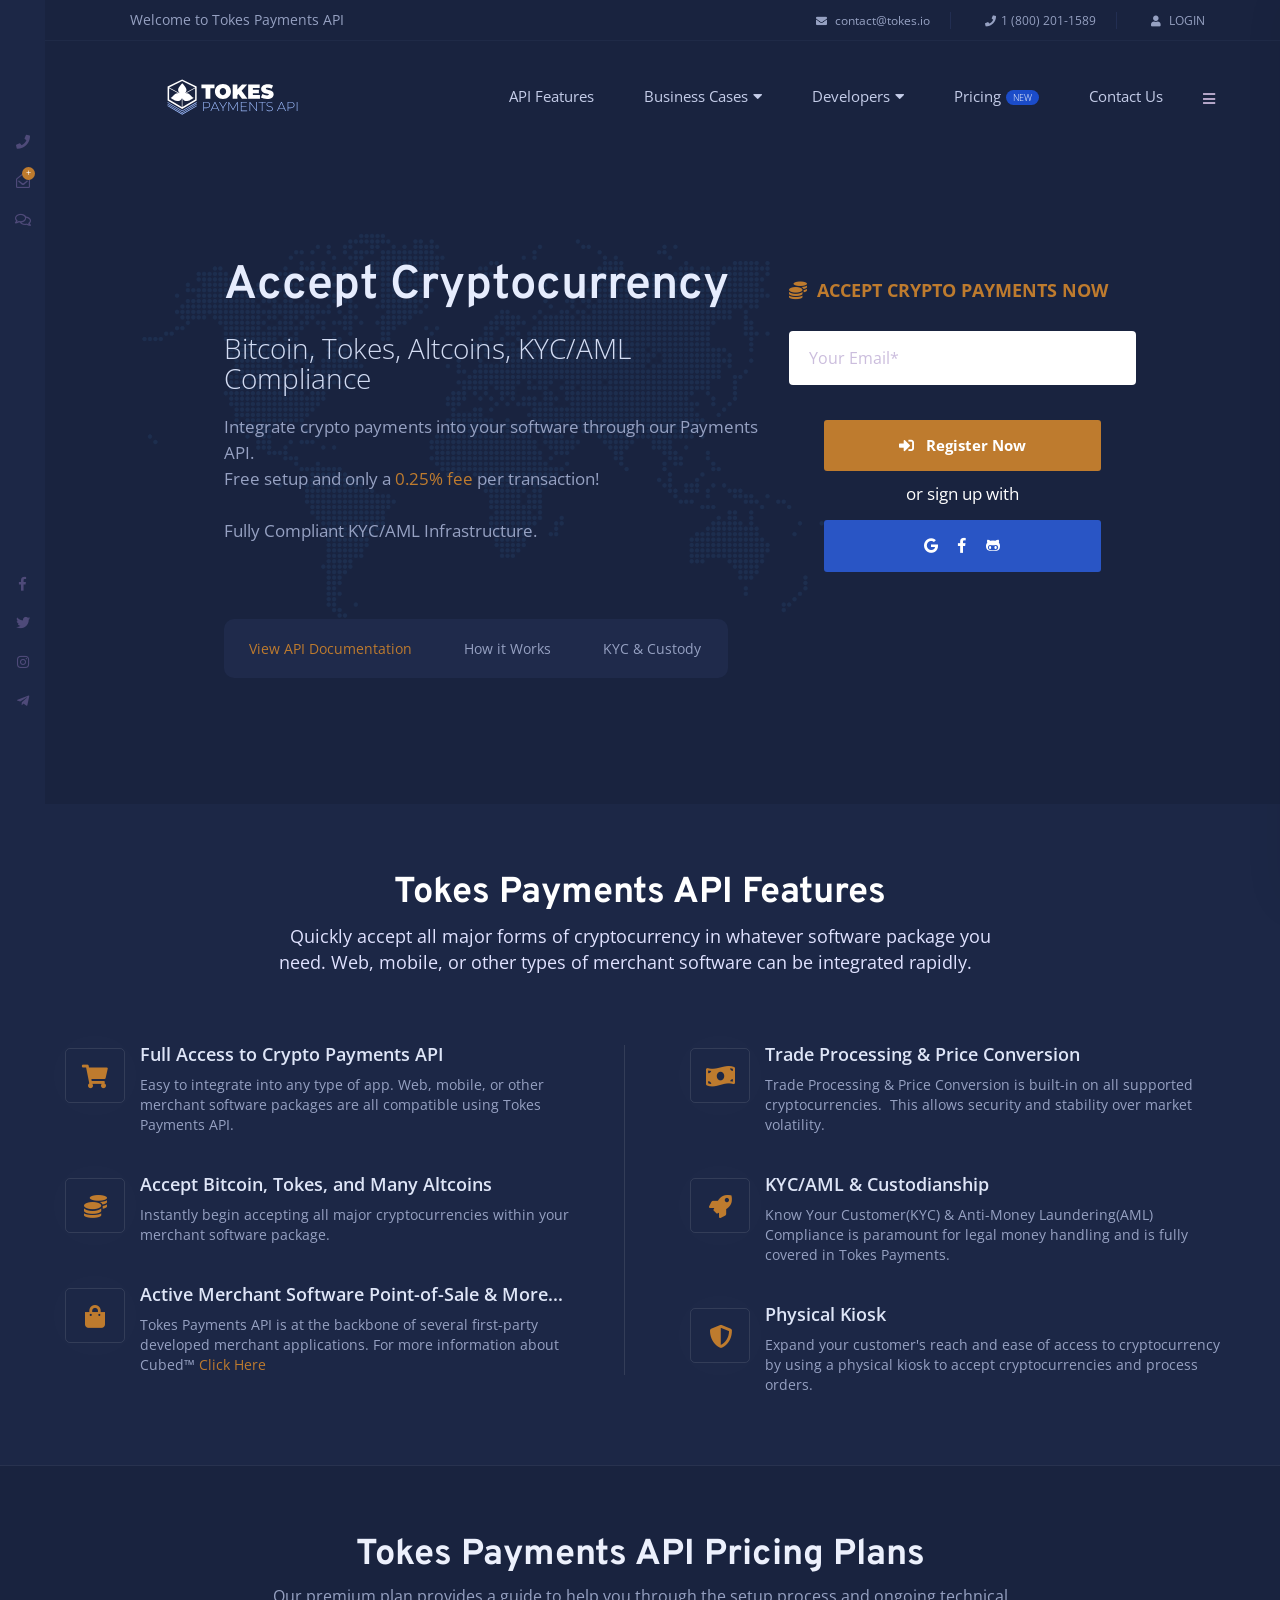
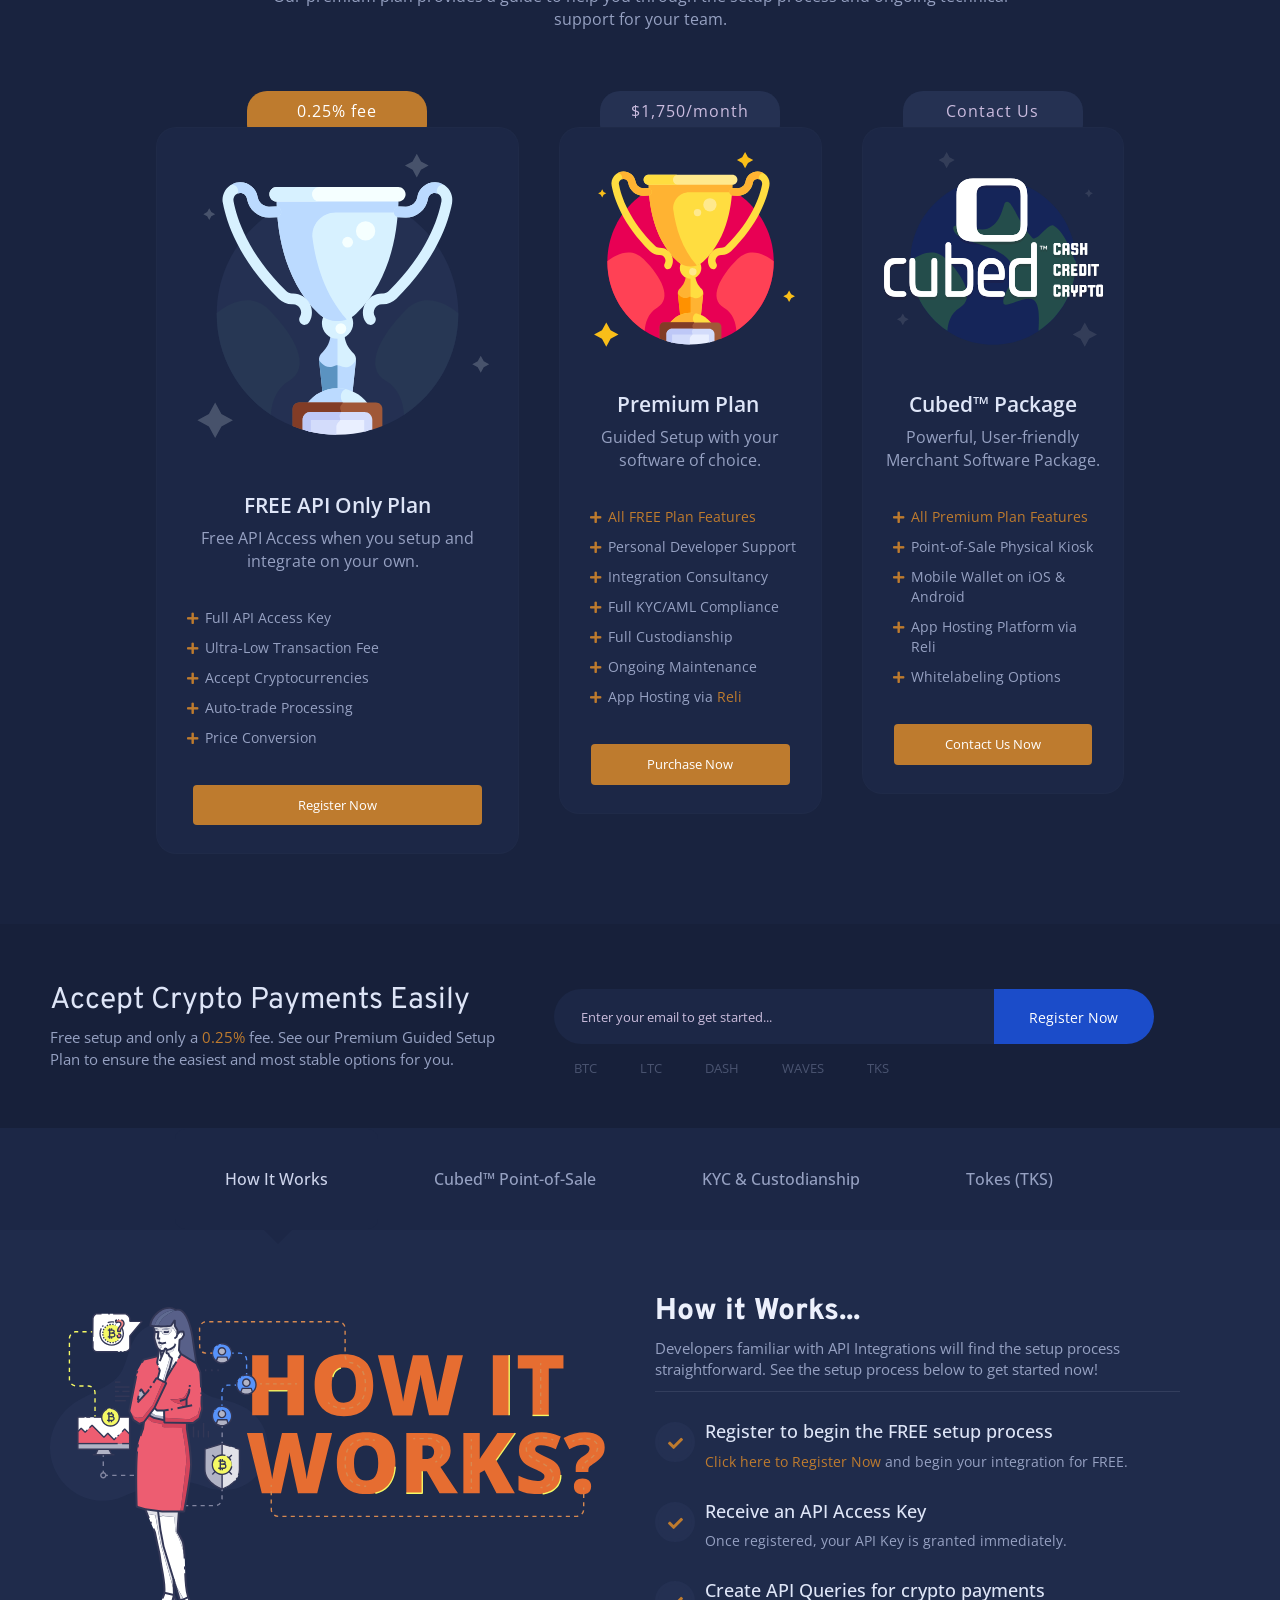
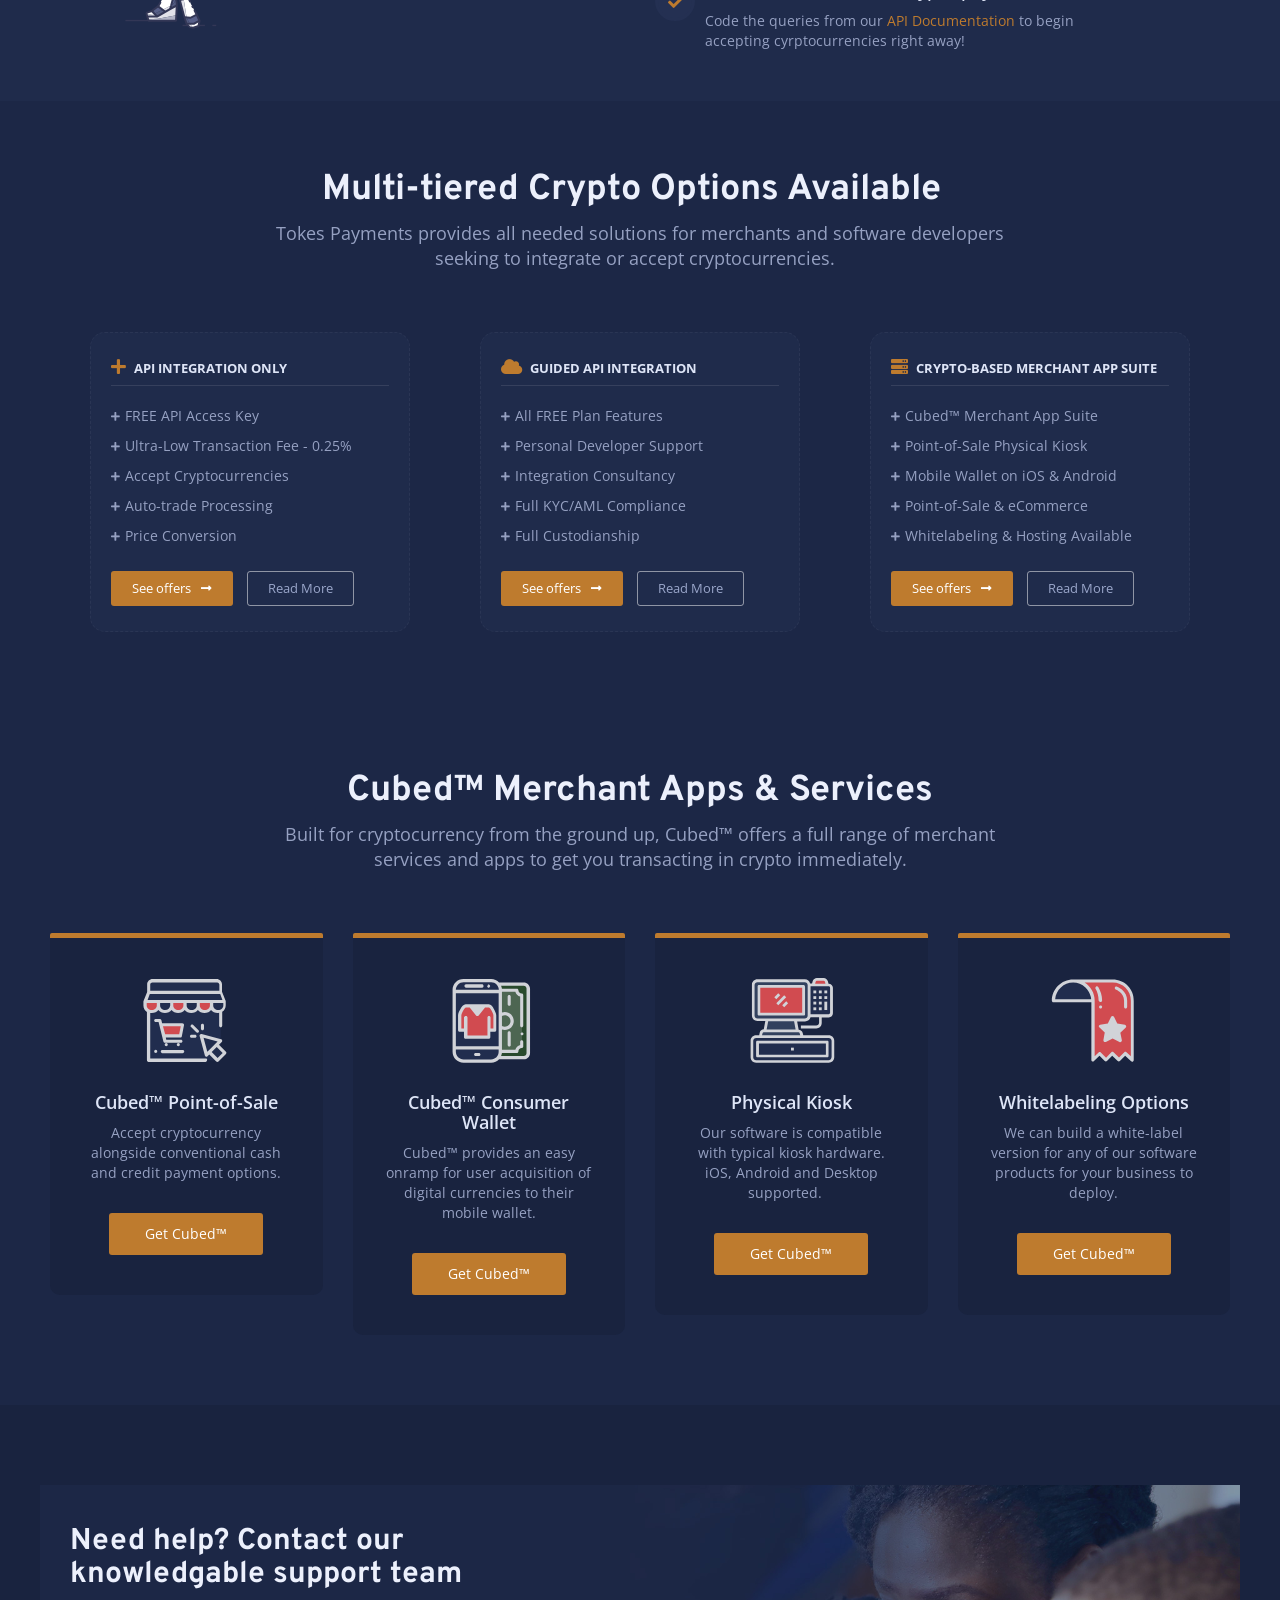
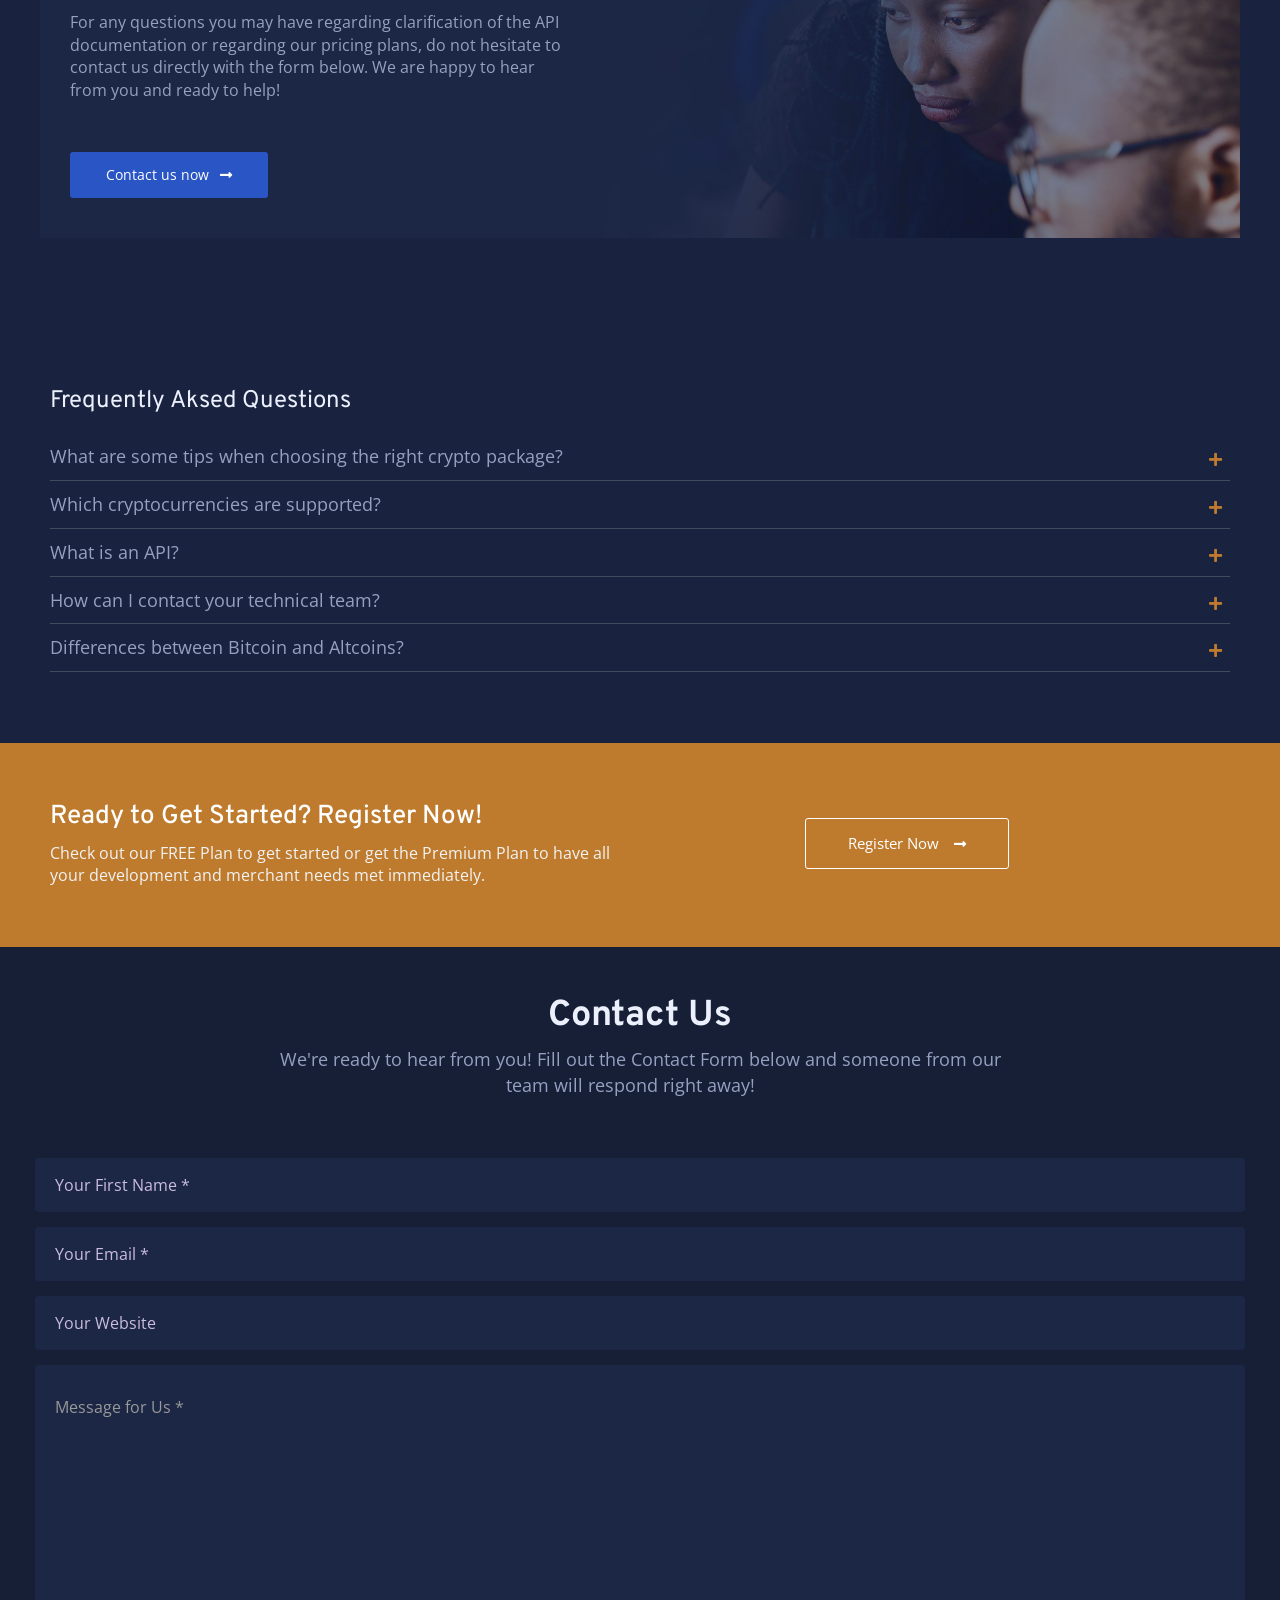
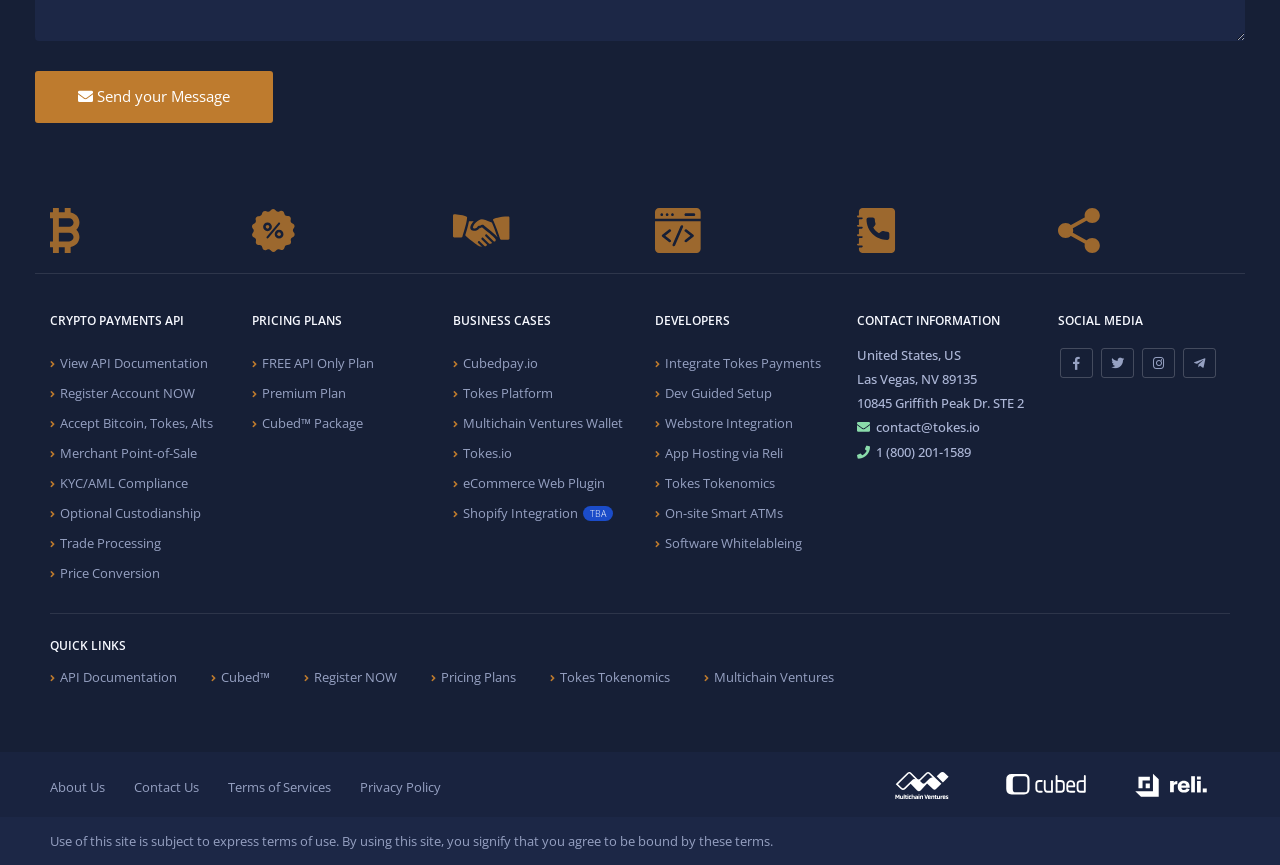
<file: index.html>
<!DOCTYPE html>
<html class="no-js" lang="en">

<head>
    <!-- Meta tags -->
    <meta charset="utf-8">
    <meta http-equiv="X-UA-Compatible" content="IE=edge">
    <meta name="description" content="Accept Cryptocurrency. Bitcoin, Tokes, Altcoins, KYC/AML Compliance. Integrate crypto payments into your software through our Payments API. Free setup and only a 0.25% fee per transaction!">
    <meta name="viewport" content="width=device-width, initial-scale=1">
    <meta name="author" content="Tokes Payments API">
    <meta name="keywords" content="crypto pos, cryptocurrency point of sale, crypto ecommerce, cryptocurrency ecommerce, supply chain visibility, blockchain supply chain, blockchain gs1, blockchain epcis, crypto merchant processing, white-label crypto">
    <link rel="icon" type="image/png" sizes="32x32" href="favicon.png">
    
<!-- Open Graph Meta Data -->
<meta property="og:description" content="Accept Cryptocurrency. Bitcoin, Tokes, Altcoins, KYC/AML Compliance. Integrate crypto payments into your software through our Payments API. Free setup and only a 0.25% fee per transaction!">
<meta property="og:image" content="https://tokes.io/preview_image.png">
<meta property="og:site_name" content="Tokes Payments API">
<meta property="og:title" content="Tokes Payments API">
<meta property="og:type" content="website">
<meta property="og:url" content="https://tokes.io">

<!-- Twitter Card Meta Data -->
<meta name="twitter:card" content="summary">
<meta name="twitter:site" content="@Multichain_Vent">
<meta name="twitter:creator" content="@Multichain_Vent">
<meta name="twitter:title" content="Tokes Payments API">
<meta name="twitter:description" content="Accept Cryptocurrency. Bitcoin, Tokes, Altcoins, KYC/AML Compliance. Integrate crypto payments into your software through our Payments API. Free setup and only a 0.25% fee per transaction!">
<meta name="twitter:image" content="https://tokes.io/preview_image.png">

<!-- Apple Touch Icons -->
<link rel="apple-touch-icon" href="https://tokes.io/apple-touch-icon.png">
    
    <!-- Page title -->
    <title>Tokes Payments API - Accept Cryptocurrency Payments</title>
    <!-- CSS FILES -->
    <link rel="stylesheet" href="css/fontawesome-icons/css/all.min.css">
    <link rel="stylesheet" href="css/bootsnav.css">
    <link rel="stylesheet" href="css/bootstrap.min.css">
    <link rel="stylesheet" href="style/other/aos.css">
    <link rel="stylesheet" href="style/other/animate.css">
    <!-- Main css style -->
    <link rel="stylesheet" href="style/style.css">
    <!-- main responsive css file -->
    <link rel="stylesheet" href="style/responsive.css">
    <!-- CSS FILES end -->
	<script type="text/javascript" src="https://ajax.googleapis.com/ajax/libs/jquery/3.4.1/jquery.min.js"></script>

	<script type="text/javascript">
$(document).ready(function() {
    var $tabContent = $(".tab-content"),
        $tabs = $("ul.tabs li"),
        tabId;

    /* $tabContent.hide();
    $("ul.tabs li:first").addClass("active").show();
    $tabContent.first().show(); */

    $tabs.click(function() {
        var $this = $(this);
        $tabs.removeClass("active");
        $this.addClass("active");
        $tabContent.hide();
        var activeTab = $this.find("a").attr("href");
        $(activeTab).fadeIn();
        //return false;
    });

    // Grab the ID of the .tab-content that the hash is referring to
    tabId = $(window.location.hash).closest('.tab-content').attr('id');

    // Find the anchor element to "click", and click it
    $tabs.find('a[href=#' + tabId + ']').click();

    $('#tokesLink1,#tokesLink2,#tokesLink3,#tokesLink4,#tokesLink5,#tokesLink6').click(() => {
        $('html, body').animate({
            scrollTop: $('#tokesTab').offset().top
        });
        $('#tokesTab').click();
    });
	$('#cubedLink1,#cubedLink2,#cubedLink3,#cubedLink4,#cubedLink5').click(() => {
        $('html, body').animate({
            scrollTop: $('#cubedTab').offset().top
        });
        $('#cubedTab').click();
    });
	$('#kycLink1,#kycLink2,#kycLink3,#kycLink4,#kycLink5').click(() => {
        $('html, body').animate({
            scrollTop: $('#kycTab').offset().top
        });
        $('#kycTab').click();
    });
	$('#howitLink').click(() => {
        $('html, body').animate({
            scrollTop: $('#howitTab').offset().top
        });
        $('#howitTab').click();
    });
});

$(function() {
    $('a.refresh').live("click", function() {
        location.reload();
    });
});
						</script>	
	
	</head>

<body>
    <div id="fakeLoader"></div>
    <!-- Start of topbar -->
    <div class="top-bar margin-for-home">
        <div class="custom-width">
            <div class="left-topbar aligment-for-home">
                <p>Welcome to Tokes Payments API</p>
            </div>
            <div class="right-topbar">
                <a class="topbar-link" href="#"><i class="fa fa-envelope"></i>
                    contact@tokes.io</a>
                <a class="topbar-link hidden-xs" href="#"><i class="fa fa-phone"></i>1 (800) 201-1589</a>
                <a class="topbar-link" href="#" onclick="goToRegistration(); return false;"><i class="fa fa-user"></i> LOGIN</a>
            </div>
        </div>
    </div>
    <!-- End of topbar -->

    <!-- Navbar content -->
    <nav class="navbar navbar-default dark navbar-sticky bootsnav">
        <!-- Start Top Search -->
        <div class="top-search">
            <div class="container">
                <div class="input-group">
                    <span class="input-group-addon"><i class="fa fa-search"></i></span>
                    <input type="text" class="form-control" placeholder="Search">
                    <span class="input-group-addon close-search"><i class="fa fa-times"></i></span>
                </div>
            </div>
        </div>
        <!-- End Top Search -->

        <div class="custom-width">
            <!-- Start Atribute Navigation -->
            <div class="attr-nav">
                <ul>
                    <li class="dropdown">
<ul class="dropdown-menu cart-list">
              <li>
                                <h6><a href="#">Dedicated Servers </a></h6>
                                <p>2x - <span class="price">$79.99</span></p>
                            </li>
                            <li>
                                <h6><a href="#">Shared Hosting</a></h6>
                                <p>1x - <span class="price">$2.95</span></p>
                            </li>
                            <li>
                                <h6><a href="#">Dedicated Server 2</a></h6>
                                <p>2x - <span class="price">$99.99</span></p>
                            </li>
                            <li class="total">
                                <span class="pull-right"><strong>Total</strong>: $0.00</span>
                                <a target="_blank" href="../whmcs/cart.php?a=view" class="btn btn-default btn-cart">Cart</a>
                            </li>
                        </ul>
                    </li>
                    <!--  <li class="search"><a href="#"><i class="fa fa-search"></i></a></li> -->
                    <li class="side-menu"><a href="#"><i class="fa fa-bars"></i></a></li>
                </ul>
            </div>
            <!-- End Atribute Navigation -->

            <!-- Start Header Navigation -->
            <div class="navbar-header">
                <button type="button" class="navbar-toggle" data-toggle="collapse" data-target="#navbar-menu">
                    <i class="fa fa-bars"></i>
                </button>
                <a class="navbar-brand aligment-for-home" href="index.html"><img src="images/logo/payments-api-logo.svg" class="logo"
                        alt=""></a>
            </div>
            <!-- End Header Navigation -->

            <!-- Collect the nav links, forms, and other content for toggling -->
            <div class="collapse navbar-collapse" id="navbar-menu">
                <ul class="nav navbar-nav navbar-right" data-in="fadeIn" data-out="fadeOut">
                    <li class="dropdown">
                        <a href="#api-features">API Features</a>
                        
                    </li>
                    <li class="dropdown megamenu-fw">
                        <a href="#" class="dropdown-toggle" data-toggle="dropdown">Business Cases</a>
                        <ul class="dropdown-menu megamenu-content" role="menu">
                            <li>
                                <div class="row">
                                    <div class="col-menu col-md-4 col-lg-4">
                                        <h6 class="title"><i class="fa fa-shopping-cart"></i> Pricing Plans</h6>
                                        <div class="content">
                                          <p>Get Full Access API Key for FREE when you Register Now. Extra assistance available.</p>
                                            <h4 class="menu-price">Starting fee of 0.25% per tx</h4>
                                            <a href="#pricing-plans" class="navbar-btn">See all offers</a>
                                        </div>
                                    </div><!-- end col-3 -->
                                    <div class="col-menu col-md-3 col-lg-4">
                                        <h6 class="title"><i class="fas fa-shopping-bag"></i> Merchant Point-of-Sale</h6>
                                        <div class="content">
                                            <ul class="menu-col">
                                                <li><a href="https://cubedpay.io" target="_blank">Cubedpay.io <span class="badge-link">Hot</span></a></li>
                                                <li><a href="https://tokesplatform.org" target="_blank">Tokes Platform </a></li>
                                                <li><a href="https://multichainventures.com/#wallet" target="_blank">Multichain Ventures Wallet</a></li>
                                                <li><a href="https://cubedpay.io/#features-1" target="_blank">eCommerce Web Component</a></li>
												<li><a href="#" target="_blank">Shopify Integration<span class="badge-link">Upcoming</span></a></li>

                                            </ul>
                                        </div>
                                    </div><!-- end col-3 -->
									<div class="col-menu col-md-3 col-lg-4">
                                        <h6 class="title"><i class="fas fa-cube"></i> Full Payments Ecosystem</h6>
                                        <div class="content">
                                            <ul class="menu-col">
                                                <li><a href="#features">Physical Kiosk</a></li>
                                                <li><a href="#features">Trade Processing</a></li>
                                                <li><a href="#features">Price Conversion</a></li>
                                                <li><a href="#features">Know Your Customer (KYC) <span class="badge-link">Offer</span></a></li>
                                                <li><a href="#features">Custodianship</a></li>
                                            </ul>
                                        </div>
                                    </div>
<!-- end col-3 -->
                                    
                                </div><!-- end row -->
                            </li>
							
                        </ul>
                    </li>
					<li class="dropdown megamenu-fw">
                        <a href="#" class="dropdown-toggle" data-toggle="dropdown">Developers</a>
                        <ul class="dropdown-menu megamenu-content" role="menu">
                            <li>
                                <div class="row">
                                    <div class="col-menu col-md-3 col-lg-4">
                                       <img src="images/other/ui.svg" class="img-responsive animated fadeInLeft"
                                alt="Wordpress Hosting">
                                    </div><!-- end col-3 -->
                                    <div class="col-menu col-md-3 col-lg-4">
                                        <h6 class="title"><i class="fas fa-book"></i> EXPLORE</h6>
                                        <div class="content">
                                            <ul class="menu-col">
                                                <li><a href="#how-it-works">Integrate Tokes Payments</a></li>
                                                <li><a href="#pricing-plans">Guided Setup<span class="badge-link">NEW</span></a></li>
                                                <li><a href="#">Webstore Integration</a></li>
                                                <li><a href="https://reli.cloud">App Hosting on Reli<span class="badge-link">Offer</span></a></li>
                                                <li><a href="#">Tokes Tokenomics</a></li>
                                            </ul>
                                        </div>
                                    </div><!-- end col-3 -->
									<div class="col-menu col-md-3 col-lg-4">
                                        <h6 class="title"><i class="fas fa-cube"></i> Tokes Ecosystem</h6>
                                        <div class="content">
                                            <ul class="menu-col">
                                                <li><a id="tokesLink1" href="#tokenomics">Mint &amp; Burn Protocol</a></li>
                                                <li><a id="tokesLink2" href="#tokenomics">Waves Blockchain</a></li>
                                                <li><a id="cubedLink1" href="#tokenomics">Merchant App Ecosystem</a></li>
                                                <li><a id="cubedLink2">Cubed™ Merchant Whitelabeling <span class="badge-link">Offer</span></a></li>
                                                <li><a id="tokesLink3" href="#tokenomics">On-site Smart ATMs</a></li>
                                            </ul>
                                        </div>
                                    </div>
<!-- end col-3 --><!-- end col-3 -->
									
									
                                </div><!-- end row -->
                            </li>
							
                        </ul>
						
					
						
                    </li>
                    <li class="dropdown">
<ul class="dropdown-menu">
              <li><a href="domain.html">Domain Page</a></li>
                            <li><a href="ssl.html">SSL Page</a></li>
                            <li><a href="shared.html">Shared Hosting</a></li>
                            <li><a href="cloud.html">Cloud Hosting</a></li>
                            <li><a href="wordpress.html">Wordpress Hosting</a></li>
                            <li><a href="dedicated.html">Dedicated Hosting</a></li>
                            <li><a href="about.html">About Us</a></li>
                            <li><a href="contact.html">Contact Us</a></li>
                            <li><a href="error-404.html">Error 404</a></li>
                        </ul>
                    </li>
                    <li class="dropdown">
<ul class="dropdown-menu">
            <li><a href="pricing.html">Pricing Tables</a></li>
                            <li><a href="boxes.html">Text Boxes</a></li>
                            <li><a href="layouts.html">Other Layouts</a></li>
                            <li><a href="testimonials.html">Testimonials</a></li>
                            <li><a href="call-action.html">Call to action</a></li>
                            <li><a href="footers.html">Footers</a></li>
                      </ul>
                  </li>
                    <li><a href="#pricing-plans">Pricing<span class="badge-link">NEW</span></a></li>
					<li><a href="#contact">Contact Us</a></li>

                </ul>
            </div><!-- /.navbar-collapse -->
        </div>
        <!-- Start Side Menu -->
        <div class="side">
            <a href="#" class="close-side"><i class="fa fa-times"></i></a>
            <div class="widget">
                <h6 class="title">About Us</h6>
                <p>We produce a number of blockchain focused products and services for payment processing, supply chain visibility, and DevOps infrastructure. We support the bleeding edge of open source technology to provide solutions for any industry vertical.

</p>
            </div>
            <div class="widget">
                <h6 class="title">Contact Us</h6>
                <ul class="link">
                    <li><i class="fa fa-envelope"></i> contact@tokes.io</li>
                    <li><i class="fa fa-phone"></i>1 (800) 201-1589</li>
                    <!--<li><a href="#"><i class="fa fa-comments"></i>Livechat</a></li>-->
                </ul>
            </div>
            <div class="widget">
                <h6 class="title">Social Pages</h6>
                <div class="social-links">
                    <a href="https://www.facebook.com/multichainventures"> <i class="fab fa-facebook-f"></i></a>
                    <a href="https://twitter.com/Multichain_Vent"> <i class="fab fa-twitter"></i></a>
                    <a href="https://www.instagram.com/multichainventures/"> <i class="fab fa-instagram"></i></a>
                    <a href="https://t.me/multichainventures"> <i class="fab fa-telegram-plane"></i></a>
                </div>
            </div>
        </div>
        <!-- End Side Menu -->
    </nav>
    <!-- Navbar Content ends here -->

    <!-- Home Page Carousel -->
    <div class="home-carousel">
        <!-- Left sidebar -->
        <div class="left-sidebar">
            <div class="contact-links link-style">
                <a data-toggle="modal" data-target="#myModal"><i class="fas fa-phone"></i></a>
                <a data-toggle="modal" data-target="#myModal"><i class="far fa-envelope-open"></i></a>
                <a data-toggle="modal" data-target="#myModal"><i class="far fa-comments"></i>
                    <div class="notification">+</div>
                </a>
            </div>
            <div class="sidebar-socials link-style">
                <a href="https://www.facebook.com/multichainventures"><i class="fab fa-facebook-f"></i></a>
                <a href="https://twitter.com/Multichain_Vent"><i class="fab fa-twitter"></i></a>
                <a href="https://www.instagram.com/multichainventures/"><i class="fab fa-instagram"></i></a>
                <a href="https://t.me/multichainventures"><i class="fab fa-telegram-plane">&nbsp;</i></a>
            </div>
        </div>
        <!-- MODAL  -->
        <div id="myModal" class="modal fade" role="dialog">
            <div class="modal-dialog modal-sm">
                <!-- Modal content-->
                <div class="modal-content">
                    <div class="modal-header">
                        <button type="button" class="close" data-dismiss="modal">&times;</button>
                        <h4 class="modal-title">Please feel free to contact us</h4>
                    </div>
                    <div class="modal-body">
                        <div class="modal-contact">
                            <i class="fa fa-phone"></i>
                            <h4>1 (800) 201-1589</h4>
                        </div>
                        <div class="modal-contact">
                            <i class="fa fa-envelope"></i>
                            <h4>contact@tokes.io</h4>
                        </div>
                    </div>
                    <div class="modal-footer">
                        <button type="button" class="btn btn-blue btn-small" data-dismiss="modal">Close</button>
                    </div>
                </div>

            </div>
        </div>
        <!-- end of modal -->

        <!-- Left Sidebar ends here -->
        <div class="custom-width">
            <div class="row">
                <div class="tab-content">
                    <div id="wordpress" class="tab-pane fade in active">
                      <div class="col-sm-1"></div>
                      <div class="col-sm-7 col-lg-6">
                            <div class="text-container">
                                <div class="home-title animated fadeInLeft">
                                    <h2>Accept Cryptocurrency</h2>
                                    <h4 class="animation-text">Bitcoin,  Tokes, Altcoins, KYC/AML Compliance&nbsp;</h4>
                                  <p>Integrate crypto payments into your software through our Payments API. <br>
                                      Free setup and only a <span class="green-color">0.25% fee</span> per transaction!<br>
                                  </p>
                                  <p>&nbsp;</p>
                                    <p>Fully Compliant KYC/AML Infrastructure.&nbsp;</p>
                              </div>
								<div class="tabs-switcher animated fadeInUp">
                            <ul class="nav nav-tabs">
                                <li >
                                    <a href="https://documenter.getpostman.com/view/3333316/RVu2nqbn?version=latest" class="green-color">View API Documentation</a>
                                </li>
                                <li><a id="howitLink" href="#howitTab">How it Works</a></li>
                                <li><a id="kycLink1" href="#kycTab1">KYC &amp; Custody</a></li>
                            </ul>
                        </div>
                            </div>
                            <img src="images/png-images/world2.png" class=" img-absolute" alt="">
                        </div>
<div class="col-sm-4">
	<h4 class="padding-bottom10 green-color padding-top10"><strong><i class="fa fa-coins"></i>&nbsp; ACCEPT CRYPTO PAYMENTS NOW</strong></h4>
        <form action="javascript:goToRegistration()" id="registration-form">
            <div class="messages"></div>
            <div class="form-group" data-aos="fade-up">
                <input id="emailRegistration" type="email" name="email" class="form-control" placeholder="Your Email*"
                    required="required" data-error="Valid email is required">
            </div>
            <div class="form-group form_left" data-aos="fade-up" data-aos-delay="100">
                <div class="help-block with-errors"></div>
            </div>
            <div class="form-group" data-aos="fade-up" data-aos-delay="200"> </div>
            <div class="form-group" data-aos="fade-up" data-aos-delay="300">
                <div class="help-block with-errors"></div>
                <br>
                <button type="submit" class="btn btn-green btn-large center-block bold-text" style="width:80%;"> <span
                        class="fa fa-sign-in-alt"></span> &nbsp; Register Now </button>
                <p class="text-center" style="color:white; padding:10px 0px 13px 0px">&nbsp; or sign up with &nbsp;</p>
                <button onclick="goToRegistration()" class="btn btn-large center-block btn-blue" style="width:80%;"><span
                        class="fab fa-google"></span>&nbsp;&nbsp;&nbsp;&nbsp;&nbsp;<span
                        class="fab fa-facebook-f"></span>&nbsp;&nbsp;&nbsp;&nbsp;&nbsp;<span
                        class="fab fa-github-alt"></span></button>
            </div>
        </form>
                      </div>
                  </div>
                    <div id="cloud" class="tab-pane">
                        <div class="col-sm-6">
                            <div class="text-container">
                                <div class="home-title animated fadeInLeft">
                                    <h2>Cloud Computing Services </h2>
                                    <h4 class="animation-text">Starting at $19.99/monthly</h4>
                                    <p>It is a long established fact that a reader will be distracted by the readable
                                        content of a page when looking at its layout. The point of using Lorem Ipsum is
                                        that it a more-or-less normal point of using Lorem Ipsum.</p>
                                    <div class="buttons">
                                        <a href="#" class="btn btn-medium btn-green">Start a free trial</a>
                                        <p>*No Credit Card Rquired</p>
                                    </div>
                                </div>
                            </div>
                        </div>
                        <div class="col-sm-6">
                            <div class="img-container">
                                <img src="images/png-images/green-energy.png" class="img-responsive animated fadeInRight"
                                    alt="">
                            </div>
                        </div>
                    </div>
                    <div id="dedicated" class="tab-pane fade">
                        <div class="col-sm-6">
                            <div class="text-container">
                                <div class="home-title animated fadeInLeft">
                                    <h2>Business Shared Hosting</h2>
                                    <h4 class="animation-text">Starting at $19.99/monthly</h4>
                                    <p>It is a long established fact that a reader will be distracted by the readable
                                        content of a page when looking at its layout. The point of using Lorem Ipsum is
                                        that it a more-or-less normal point of using Lorem Ipsum.</p>
                                    <div class="buttons">
                                        <a href="#" class="btn btn-medium btn-green">Start a free trial</a>
                                        <p>*No Credit Card Rquired</p>
                                    </div>
                                </div>
                            </div>
                        </div>
                        <div class="col-sm-6">
                            <div class="img-container">
                                <img src="images/png-images/home-carousel.png" class="img-responsive animated fadeInRight"
                                    alt="">
                            </div>
                        </div>
                    </div>
                    <div class="col-sm-12">
                        
                    </div>
                </div>
            </div>
        </div>
		        <a name="api-features"></a>

    </div>
    <!-- Home Page Carousel -->

  
    

    <!-- Separated Section -->
    <div class="dual-section lighter-bg padding-top50 padding-bottom50">
		<div class="custom-width">
            <div class="row">
                <div class="main-title title-white text-center">
                    <h2>Tokes Payments API Features</h2>
                    <p>Quickly accept all major forms of cryptocurrency in whatever software package you need. Web, mobile, or other types of merchant software can be integrated rapidly.&nbsp; &nbsp; &nbsp;&nbsp; </p>
              </div>
                <div class="col-sm-6">
                    <div class="left-content">
                        <div class="features">
                            <i class="fa fa-shopping-cart pull-left" data-aos="zoom-in"></i>
                            <div class="text">
                                <h4>Full Access to Crypto Payments API&nbsp;</h4>
                                <p>Easy to integrate into any type of app. Web, mobile, or other merchant software packages are all compatible using Tokes Payments API.&nbsp;</p>
                            </div>
                        </div>
                        <div class="features">
                            <i class="fa fa-coins pull-left" data-aos="zoom-in" data-aos-delay="100"></i>
                            <div class="text">
                                <h4>Accept Bitcoin,  Tokes, and Many Altcoins</h4>
                                <p>Instantly begin accepting all major cryptocurrencies within your merchant software package.</p>
                            </div>
                        </div>
                        <div class="features">
                            <i class="fa fa-shopping-bag pull-left" data-aos="zoom-in" data-aos-delay="200"></i>
                            <div class="text">
                                <h4>Active Merchant Software Point-of-Sale &amp; More...</h4>
                                <p>Tokes Payments API is at the backbone of several first-party developed merchant applications. For more information about Cubed™ <a href="https://cubedpay.io" target="_blank" class="green-color">Click Here</a></p>
                            </div>
                        </div>
                    </div>
                </div>
                <div class="col-sm-6">
                    <div class="right-content">
                        <div class="features">
                            <i class="fa fa-money-bill-wave pull-left" data-aos="zoom-in"></i>
                            <div class="text">
                                <h4>Trade Processing &amp; Price Conversion</h4>
                                <p>Trade Processing &amp; Price Conversion is built-in on all supported cryptocurrencies.&nbsp; This allows security and stability over market volatility.&nbsp; &nbsp;</p>
                            </div>
                        </div>
                        <div class="features">
                            <i class="fa fa-rocket pull-left" data-aos="zoom-in" data-aos-delay="100"></i>
                            <div class="text">
                                <h4>KYC/AML &amp; Custodianship</h4>
                                <p>Know Your Customer(KYC) &amp; Anti-Money Laundering(AML) Compliance is paramount for legal money handling and is fully covered in Tokes Payments.</p>
                            </div>
                        </div>
                        <div class="features">
                            <i class="fa fa-shield-alt pull-left" data-aos="zoom-in" data-aos-delay="200"></i>
                            <div class="text">
                                <h4>Physical Kiosk</h4>
                                <p>Expand your customer's reach and ease of access to cryptocurrency by using a physical kiosk to accept cryptocurrencies and process orders.&nbsp; &nbsp;&nbsp;</p>
                            </div>
                        </div>
                    </div>
                </div>
            </div>
        </div>
		        <a name="pricing-plans"></a>

    </div>
    <!-- Separated Section ends here-->
	
	<!-- Pricing Tables -->
    <div class="pricing-tables padding-top50 padding-bottom50">
        <div class="custom-width">
            <div class="row">
                <div class="main-title text-center">
                    <h2>Tokes Payments API Pricing Plans</h2>
                    <p>Our premium plan provides a guide to help you through the setup process and ongoing technical support for your team.  </p>
                </div>
                <div class="col-xs-12 col-lg-1 col-md-1 col-sm-3"> </div>
                <div class="col-sm-6 col-xs-12 col-lg-4 col-md-4">
                    <div class="price green-bg mobile-margin-top">0.25% fee</div>
                    <div class="table">
                        <div class="table-img">
                            <img data-aos="fade-up" data-aos-delay="100" src="images/other/plan-silvertrophy.svg" class="img-center img-responsive"
                                alt="Wordpress Hosting">
                        </div>
                        <div class="table-content">
                            <h4>FREE API Only Plan</h4>
                            <p>Free API Access when you setup and integrate on your own.&nbsp;&nbsp;</p>
                            <div class="table-list">
                                <ul>
                                    <li><i data-aos="zoom-in" class="fa fa-plus"></i> Full API Access Key</li>
                                    <li><i data-aos="zoom-in" data-aos-delay="50" class="fa fa-plus"></i> Ultra-Low Transaction Fee</li>
                                    <li><i data-aos="zoom-in" data-aos-delay="100" class="fa fa-plus"></i> Accept Cryptocurrencies&nbsp;</li>

                                    <li><i data-aos="zoom-in" data-aos-delay="200" class="fa fa-plus"></i>Auto-trade Processing &nbsp;</li>
									                                    <li><i data-aos="zoom-in" data-aos-delay="200" class="fa fa-plus"></i>Price Conversion &nbsp;</li>

                                </ul>
                            </div>
                            <div class="buttons">
                                <a href="#" class="btn btn-green btn-medium"> Register Now</a>
                            </div>
                      </div>
                    </div>
                </div>
                <div class="col-lg-3 col-md-3 col-sm-6 col-xs-12">
                    <div class="price price-margin-top">$1,750/month</div>
                    <div class="table">
                        <div class="table-img">
                            <img data-aos="fade-up" data-aos-delay="200" src="images/other/plan-goldtrophy.svg" class="img-center img-responsive"
                                alt="Wordpress Hosting">
                        </div>
                        <div class="table-content">
                            <h4>Premium Plan&nbsp;</h4>
                            <p>Guided Setup with your software of choice.</p>
                            <div class="table-list">
                                <ul>
                                    <li class="green-color"><i data-aos="zoom-in" class="fa fa-plus"></i> All FREE Plan Features</li>
                                    <li><i data-aos="zoom-in" data-aos-delay="50" class="fa fa-plus"></i> Personal Developer Support</li>
                                    <li><i data-aos="zoom-in" data-aos-delay="100" class="fa fa-plus"></i> Integration Consultancy</li>
                                    <li><i data-aos="zoom-in" data-aos-delay="150" class="fa fa-plus"></i> Full KYC/AML Compliance</li>
                                    <li><i data-aos="zoom-in" data-aos-delay="200" class="fa fa-plus"></i> Full Custodianship</li>
                                    <li><i data-aos="zoom-in" data-aos-delay="200" class="fa fa-plus"></i> Ongoing Maintenance</li>
                                    <li><i data-aos="zoom-in" data-aos-delay="200" class="fa fa-plus"></i> App Hosting via <a href="https://reli.cloud" class="green-color">&nbsp;Reli </a></li>
                                </ul>
                            </div>
                            <div class="buttons">
                                <a href="#" class="btn btn-green btn-medium"> Purchase Now</a>
                            </div>
                        </div>
                    </div>
                </div>
                <div class="col-lg-3 col-md-3 col-sm-6 col-xs-12">
                  <div class="price price-margin-top">Contact Us</div>
                  <div class="table">
                    <div class="table-img"> <img data-aos="fade-up" data-aos-delay="200" src="images/other/plan-cubed.svg" class="img-center img-responsive"
                                alt="Wordpress Hosting"> </div>
                    <div class="table-content">
                      <h4>Cubed™ Package</h4>
                      <p>Powerful, User-friendly Merchant Software Package.</p>
                      <div class="table-list">
                        <ul>
                          <li class="green-color"><i data-aos="zoom-in" class="fa fa-plus"></i> All Premium Plan Features</li>
                          <li><i data-aos="zoom-in" data-aos-delay="50" class="fa fa-plus"></i> Point-of-Sale Physical Kiosk&nbsp;&nbsp;</li>
                          <li><i data-aos="zoom-in" data-aos-delay="100" class="fa fa-plus"></i> Mobile Wallet on iOS &amp; Android</li>
                          <li><i data-aos="zoom-in" data-aos-delay="150" class="fa fa-plus"></i> App Hosting Platform via Reli</li>
                          <li><i data-aos="zoom-in" data-aos-delay="200" class="fa fa-plus"></i> Whitelabeling Options</li>
                        </ul>
                      </div>
                      <div class="buttons"> <a href="#contact" class="btn btn-green btn-medium"> Contact Us Now</a> </div>
                    </div>
                  </div>
                </div>
                <div class="col-lg-3 col-md-3 col-sm-6 col-xs-12"> </div>
            </div>
        </div>
    </div>
    <!-- Pricing Tables content ends here -->
	  <!-- Domain Search section -->
    <div class="search-domain">
        <div class="custom-width">
            <div class="row">
                <div class="col-sm-5">
                    <div class="text">
                      <h4>Accept Crypto Payments Easily&nbsp;</h4>
                        <p>Free setup and only a <span class="green-color">0.25%</span> fee. See our Premium Guided Setup Plan to ensure the easiest and most stable options for you.&nbsp; &nbsp; &nbsp; &nbsp; &nbsp; &nbsp;&nbsp;</p>
                    </div>
                </div>
                <div class="col-sm-7">
                    <div class="domain-input">
                        <form action="javascript:goToRegistration()">
                            <div class="form-group">
                                <input style="padding-left:12px" placeholder="Enter your email to get started..." class="form-control" id="subEmailRegistration">
                                <button class="btn btn-domain" type="submit">Register Now</button>
                            </div>
                            <div class="ltds">
                                <p>BTC LTC DASH WAVES TKS</p>
                            </div>
                        </form>
                        <script>
                            function goToRegistration() {
                                const email = $('#emailRegistration').val() || $('#subEmailRegistration').val();
                                window.location.assign(`https://control-panel.tokesplatform.org/login?emailRegistration=${email || 'sso'}`);
                            }
                        </script>
                    </div>
                </div>
            </div>
        </div>
		<a name="how-it-works"></a>
				<a name="menu2"></a>

    </div>
    <!-- Domain Search section ends here -->

    <!-- Tab switcher -->
    <div class="tabs padding-bottom30">
        <div class="hosting-tabs">
            <ul class="nav nav-tabs">
                <li class="active">
                    <div class="arrow-down">
                        <div class="arrow-down-inner"></div>
                    </div>
                    <a id="howitTab" data-toggle="tab" href="#home">How It Works</a>
                </li>
                <li><a id="cubedTab" data-toggle="tab" href="#menu1">Cubed™ Point-of-Sale</a></li>
                <li><a id="kycTab" data-toggle="tab" href="#menu2">KYC &amp; Custodianship</a></li>
                <li><a id="tokesTab" data-toggle="tab" href="#menu3">Tokes (TKS)</a></li>
            </ul>
        </div>
        <div class="custom-width">
            <div class="row">
                <div class="tab-content">
                    <div id="home" class="tab-pane in active">
                        <div class="col-lg-6 col-md-6 col-sm-12 col-xs-12">
                            <img src="images/other/howitworks.svg" class="img-responsive animated fadeInLeft"
                                alt="Wordpress Hosting">
                        </div>
                        <div class="col-lg-6 col-md-6 col-sm-12 col-xs-12">
                            <div class="text animated fadeInRight">
                                <div class="tab-title">
                                    <h3>How it Works...</h3>
                                    <p>Developers familiar with API Integrations will find the setup process straightforward. See the setup process below to get started now!</p>
                                </div>
                                <div class="tab-lists">
                                    <div class="host-feature">
                                        <i class="fa fa-check pull-left" data-aos="zoom-in"></i>
                                        <div class="text">
                                            <h4>Register to begin the FREE setup process&nbsp;</h4>
										  <p><a href="#" class="green-color">Click here to Register Now</a> and begin your integration for FREE.</p>
                                        </div>
                                    </div>
                                    <div class="host-feature">
                                        <i class="fa fa-check pull-left" data-aos="zoom-in" data-aos-delay="100"></i>
                                        <div class="text">
                                            <h4>Receive an API Access Key</h4>
                                            <p>Once registered, your API Key is granted immediately.</p>
                                        </div>
                                    </div>
                                    <div class="host-feature">
                                        <i class="fa fa-check pull-left" data-aos="zoom-in" data-aos-delay="200"></i>
                                        <div class="text">
                                            <h4>Create API Queries  for crypto payments</h4>
                                            <p>Code the queries from our <a href="#" class="green-color"> API Documentation</a> to begin accepting cyrptocurrencies right away!</p>
                                        </div>
                                    </div>
                                </div>
                            </div>
                        </div>
                    </div>
                    <div id="menu1" class="tab-pane">
                        <div class="col-lg-6 col-md-6 col-sm-12 col-xs-12">
                            <img src="images/other/cubed-devices-flat.png" class="img-responsive animated fadeInLeft" alt="Wordpress Hosting">
                        </div>
                        <div class="col-lg-6 col-md-6 col-sm-12 col-xs-12">
                            <div class="text animated fadeInRight">
                                <div class="tab-title">
                                    <h3>Cubed™ Merchant Services Platform</h3>
                                    <p>Built for cryptocurrency from the ground up, Cubed™ offers a full range of merchant services and apps to get you transacting in crypto immediately.</p>
                                </div>
                                <div class="tab-lists">
                                    <div class="host-feature">
                                        <i class="fa fa-check pull-left" data-aos="zoom-in"></i>
                                        <div class="text">
                                            <h4>Point-of-Sale for Brick-and-Mortar &amp; eCommerce&nbsp; &nbsp;</h4>
                                            <p>All of your storefronts are covered in person and on the web.</p>
                                        </div>
                                    </div>
                                    <div class="host-feature">
                                        <i class="fa fa-check pull-left" data-aos="zoom-in" data-aos-delay="100"></i>
                                        <div class="text">
                                            <h4>Physical Kiosk &amp; Consumer Mobile Wallet </h4>
                                            <p>Full convenience for consumers able to pay at a physical kiosk using the mobile wallet for iOS or Android.</p>
                                        </div>
                                    </div>
                                    <div class="host-feature">
                                        <i class="fa fa-check pull-left" data-aos="zoom-in" data-aos-delay="200"></i>
                                        <div class="text">
                                            <h4>Whitelabeling Options Available</h4>
                                            <p>Get your brand out there backed by powerful merchant software through whitelabeling with our <a href="#pricing-plans" class="green-color">Cubed™ Merchant Software Package.&nbsp; &nbsp;</a></p>
                                        </div>
                                    </div>
                                </div>
                            </div>
                        </div>
                    </div>
                    <div id="menu2" class="tab-pane">
                        <div class="col-lg-6 col-md-6 col-sm-12 col-xs-12">
                            <img src="images/other/kyc.svg" class="img-responsive animated fadeInLeft"
                                alt="Wordpress Hosting">
                        </div>
                        <div class="col-lg-6 col-md-6 col-sm-12 col-xs-12">
                            <div class="text animated fadeInRight">
                                <div class="tab-title">
                                    <h3>Know Your Customer (KYC) &amp; Custody&nbsp;</h3>
                                    <p>Take the guess work out of KYC/AML Compliance. Our system conforms to all required laws for all 50 US states and abroad.</p>
                                </div>
                                <div class="tab-lists">
                                    <div class="host-feature">
                                        <i class="fa fa-check pull-left" data-aos="zoom-in"></i>
                                        <div class="text">
                                            <h4>Full KYC Compliance</h4>
											<p>Built in KYC user flow to ensure full legal compliance for all parties.</p>
                                        </div>
                                    </div>
                                    <div class="host-feature">
                                        <i class="fa fa-check pull-left" data-aos="zoom-in" data-aos-delay="100"></i>
                                        <div class="text">
                                            <h4>Optional Custodianship</h4>
                                            <p>Feel secure with cryptocurrency storage using our optional custody.</p>
                                        </div>
                                    </div>
                                    <div class="host-feature">
                                        <i class="fa fa-check pull-left" data-aos="zoom-in" data-aos-delay="200"></i>
                                        <div class="text">
                                            <h4>Ongoing AML Compliance</h4>
                                            <p>As long as you have an active account your transactions will be legal in all 50 US states and internationally.</p>
                                        </div>
                                    </div>
                                </div>
                            </div>
                        </div>
                    </div>
                    <div id="menu3" class="tab-pane">
                        <div class="col-lg-6 col-md-6 col-sm-12 col-xs-12">
                            <img src="images/other/mv-tokenomics.svg" class="img-responsive animated fadeInLeft" alt="Wordpress Hosting">
                        </div>
                        <div class="col-lg-6 col-md-6 col-sm-12 col-xs-12">
                            <div class="text animated fadeInRight">
                                <div class="tab-title">
									<a name="tokenomics"></a>
                                    <h3>Toke (TKS) and the Tokes Ecosystem</h3>
                                    <p>Tokes(TKS) is the fundamental cryptocurrency that binds all of these products together. The ubiquituous reliance on Tokes creates a stable and thriving ecosystem.&nbsp; &nbsp;</p>
                                </div>
                                <div class="tab-lists">
                                    <div class="host-feature">
                                        <i class="fa fa-check pull-left" data-aos="zoom-in"></i>
                                        <div class="text">
                                            <h4>Tokenomics</h4>
                                            <p>Receive discounts when paying and holding Tokes through the Tokes Loyalty Program. Mint &amp; Burn Protocols ensures the stability and establishes value for all merchants and customers.</p>
                                        </div>
                                    </div>
                                    <div class="host-feature">
                                        <i class="fa fa-check pull-left" data-aos="zoom-in" data-aos-delay="100"></i>
                                        <div class="text">
                                            <h4>Waves Blockchain</h4>
                                            <p>Tokes is an asset of the Waves Blockchain. The Waves Blockchain is a state-of-the-art blockchain with instant transfers. Learn more about the <a href="https://wavesplatform.com/" target="_blank" class="green-color">Waves Platform</a> here.&nbsp;</p>
                                        </div>
                                    </div>
                                    <div class="host-feature">
                                        <i class="fa fa-check pull-left" data-aos="zoom-in" data-aos-delay="200"></i>
                                        <div class="text">
                                            <h4>Mulitchain Ventures Merchant App Ecosystem</h4>
                                            <p>Tokes is the root cryptocurrency in all Apps developed by Multichain Ventures. Learn more about <a href="https://multichainventures.com/" target="_blank"  class="green-color">Multichain Ventures</a> here.&nbsp; &nbsp;&nbsp;</p>
                                        </div>
                                    </div>
                                  <div class="host-feature"> <i class="fa fa-check pull-left" data-aos="zoom-in" data-aos-delay="200"></i>
                                      <div class="text">
                                        <h4>EPCIS Compatible Blockchain</h4>
                                        <p>EDEN Blockchain is an EPCIS compatible blockchain and inherently uses Tokes. Learn more about <a href="https://eden.software/" target="_blank" class="green-color">EDEN and EPCIS</a> here.&nbsp;</p>
                                      </div>
                                    </div>
                                  <div class="host-feature"> <i class="fa fa-check pull-left" data-aos="zoom-in" data-aos-delay="200"></i>
                                      <div class="text">
                                        <h4>Cubed™ Merchant Whitelabeling</h4>
                                        <p>The Cubed™ Suite of Merchant Apps can be used in their default state or whitelabeled to suit your branding needs. Learn more about <a href="https://cubedpay.io/" target="_blank" class="green-color">Cubed™</a> here.</p>
                                      </div>
                                    </div>
                                    <div class="host-feature"> <i class="fa fa-check pull-left" data-aos="zoom-in" data-aos-delay="200"></i>
                                      <div class="text">
                                        <h4>On-site Smart ATMs</h4>
                                        <p>Tokes is natively accessible to buy and sell through ATMs built by Vault Logic. Learn more about <a href="https://vaultlogic.com/" target="_blank" class="green-color">Vault Logic</a> here.&nbsp;&nbsp;</p>
                                      </div>
                                    </div>
                                </div>
                            </div>
                        </div>
                    </div>
                </div>
            </div>
        </div>
    </div>
    <!-- Tab Switcher ends here-->

    <!-- Boxes style two -->
    <div class="boxes-two lighter-bg padding-bottom50 padding-top50">
        <div class="container">
            <div class="row">
                <div class="main-title text-center">
                    <h2>Multi-tiered Crypto Options Available&nbsp;&nbsp;</h2>
                    <p>Tokes Payments provides all needed solutions for merchants and software developers seeking to integrate or accept cryptocurrencies.&nbsp;&nbsp; </p>
                </div>
                <div class="col-sm-4">
                    <div class="box-container">
                        <div class="box-title">
                            <h4><i class="fa fa-plus"></i> API Integration Only</h4>
                        </div>
                        <ul>
                            <li>FREE API Access Key&nbsp;</li>
                            <li>Ultra-Low Transaction Fee - 0.25%</li>
                            <li>Accept Cryptocurrencies</li>
                            <li>Auto-trade Processing</li>
                            <li>Price Conversion</li>
                        </ul>
                        <div class="buttons">
                            <a href="#pricing-plans" class="btn btn-green btn-small">See offers <i class="fa fa-long-arrow-alt-right"></i></a>
                            <a href="how-it-works" class="btn btn-outline btn-small">Read More</a>
                        </div>
                    </div>
                </div>
                <div class="col-sm-4">
                    <div class="box-container">
                        <div class="box-title">
                            <h4><i class="fa fa-cloud"></i> Guided API Integration</h4>
                        </div>
                        <ul>
                            <li>All FREE Plan Features</li>
                            <li>Personal Developer Support</li>
                            <li>Integration Consultancy</li>
                            <li>Full KYC/AML Compliance</li>
                            <li>Full Custodianship</li>
                        </ul>
                        <div class="buttons">
                            <a href="#pricing-plans" class="btn btn-green btn-small">See offers <i class="fa fa-long-arrow-alt-right"></i></a>
                            <a href="#pricing-plans" class="btn btn-outline btn-small">Read More</a>
                        </div>
                    </div>
                </div>
                <div class="col-sm-4">
                    <div class="box-container">
                        <div class="box-title">
                            <h4><i class="fa fa-server"></i> Crypto-based Merchant App Suite</h4>
                        </div>
                        <ul>
                            <li>Cubed™ Merchant App Suite</li>
                            <li>Point-of-Sale Physical Kiosk</li>
                            <li>Mobile Wallet on iOS &amp; Android</li>
                            <li>Point-of-Sale &amp; eCommerce</li>
                            <li>Whitelabeling &amp; Hosting Available</li>
                        </ul>
                        <div class="buttons">
                            <a href="#pricing-plans" class="btn btn-green btn-small">See offers <i class="fa fa-long-arrow-alt-right"></i></a>
                            <a href="https://cubedpay.io" target="_blank" class="btn btn-outline btn-small">Read More</a>
                        </div>
                    </div>
                </div>
            </div>
        </div>
    </div>
    <!-- Boxes style two ends here -->


    <!-- Boxes style one -->
    <div class="boxes-one padding-top50 padding-bottom50">
        <div class="custom-width">
            <div class="main-title text-center">
                <h2>Cubed™ Merchant Apps &amp; Services</h2>
                <p>Built for cryptocurrency from the ground up, Cubed™ offers a full range of merchant services and apps to get you transacting in crypto immediately. </p>
            </div>
            <div class="row">
                <div class="col-lg-3 col-md-3 col-sm-6 col-xs-12">
                    <div class="box">
                        <img data-aos="zoom-in" src="images/other/pointofsale.svg" class="img-responsive img-center" alt="Hosting">
                        <h4>Cubed™ Point-of-Sale</h4>
                        <p>Accept cryptocurrency alongside conventional cash and credit payment options.</p>
                        <a href="https://cubedpay.io" target="_blank" class="btn btn-green btn-small"> Get Cubed™ </a>
                    </div>
                </div>
                <div class="col-lg-3 col-md-3 col-sm-6 col-xs-12">
                    <div class="box">
                        <img data-aos="zoom-in" data-aos-delay="100" src="images/other/wallet.svg" class="img-responsive img-center"
                            alt="Hosting">
                        <h4>Cubed™ Consumer Wallet</h4>
                      <p>Cubed™ provides an easy onramp for user acquisition of digital currencies to their mobile wallet.</p>
                        <a href="https://cubedpay.io" target="_blank"  class="btn btn-green btn-small"> Get&nbsp;Cubed™</a>
                    </div>
                </div>
                <div class="col-lg-3 col-md-3 col-sm-6 col-xs-12">
                    <div class="box">
                        <img data-aos="zoom-in" data-aos-delay="200" src="images/other/kiosk.svg" class="img-responsive img-center"
                            alt="Hosting">
                        <h4>Physical Kiosk</h4>
                        <p>Our software is compatible with typical kiosk hardware. iOS, Android and Desktop supported.&nbsp; &nbsp;</p>
                        <a href="https://cubedpay.io" target="_blank"  class="btn btn-green btn-small"> Get Cubed™ </a>
                    </div>
                </div>
                <div class="col-lg-3 col-md-3 col-sm-6 col-xs-12">
                    <div class="box">
                        <img data-aos="zoom-in" data-aos-delay="300" src="images/other/whitelabel.svg" class="img-responsive img-center"
                            alt="Hosting">
                        <h4>Whitelabeling Options</h4>
                        <p>We can build a white-label version for any of our software products for your business to deploy.</p>
                        <a href="https://cubedpay.io" target="_blank"  class="btn btn-green btn-small"> Get Cubed™ </a>
                    </div>
                </div>
            </div>
        </div>
    </div>
    <!-- Boxes style one ends here-->

    <!-- section with image bg -->
    <div class="img-section custom-width margin-top60 margin-bottom60">
        <div class="row">
            <div class="col-sm-8">
                <div class="text">
                    <h2>Need help? Contact our knowledgable support team</h2>
                    <p>For any questions you may have regarding clarification of the API documentation or regarding our pricing plans, do not hesitate to contact us directly with the form below. We are happy to hear from you and ready to help!&nbsp; &nbsp; &nbsp;</p>
                    <a href="#contact" class="btn btn-blue btn-medium"> Contact us now <i class="fas fa-long-arrow-alt-right"></i></a>
                </div>
            </div>
        </div>
    </div>
    <!-- section with image bg ends here -->

    <!-- Testimonials slider
    <section class="testimonials lighter-bg" id="carousel">
        <div class="custom-width">
            <div class="row">
                <div class="col-md-12">
                    <div class="carousel slide" id="fade-quote-carousel" data-ride="carousel" data-interval="4000">
                        <ol class="carousel-indicators">
                            <li data-target="#fade-quote-carousel" data-slide-to="0" class="active"></li>
                            <li data-target="#fade-quote-carousel" data-slide-to="1"></li>
                        </ol>
                        <div class="carousel-inner">
                            <div class="item active">
                                <div class="col-sm-4">
                                    <div class="text-left">
                                        <h2>What our clients are saying?</h2>
                                        <p>It is a long established fact that a reader will be distracted by the
                                            readable content of a page
                                            when looking at its layout. </p>
                                        <div class="buttons">
                                            <a href="#" class="btn btn-small btn-green">Check out all
                                                reviews <i class="fas fa-long-arrow-alt-right"></i></a>
                                        </div>
                                    </div>
                                </div>
                                <div class="col-sm-4">
                                    <div class="profile-circle"><img src="images/other/testimonial1.jpg" class="img-responsive"
                                            alt="">
                                    </div>
                                    <blockquote>
                                        <p><i class="fa quote fa-quote-right fa-sm pull-left"></i>
                                            <br>
                                            Lorem ipsum dolor sit amet, consectetur adipisicing elit. Quidem, veritatis
                                            nulla eum laudantium totam tempore optio doloremque laboriosam quas, quos
                                            eaque
                                            molestias.<i class="fa quote fa-quote-right fa-sm "></i></p>
                                        <small>www.domainname.com</small>
                                    </blockquote>
                                </div>
                                <div class="col-sm-4">
                                    <div class="profile-circle"><img src="images/other/testimonial2.jpg" class="img-responsive"
                                            alt="">
                                    </div>
                                    <blockquote>
                                        <p><i class="fa quote fa-quote-right fa-sm pull-left"></i>
                                            <br>
                                            Lorem ipsum dolor sit amet, consectetur adipisicing elit. Quidem, veritatis
                                            nulla eum laudantium totam tempore optio doloremque laboriosam quas, quos
                                            eaque
                                            molestias.<i class="fa quote fa-quote-right fa-sm "></i></p>
                                        <small>www.domainname.com</small>
                                    </blockquote>
                                </div>
                            </div>
                            <div class="item">
                                <div class="col-sm-4">
                                    <div class="text-left">
                                        <h2>What our clients are saying?</h2>
                                        <p>It is a long established fact that a reader will be distracted by the
                                            readable content of a page
                                            when looking at its layout. </p>
                                        <div class="buttons">
                                            <a href="#" class="btn btn-small btn-green">Check out all
                                                reviews <i class="fas fa-long-arrow-alt-right"></i></a>
                                        </div>
                                    </div>
                                </div>
                                <div class="col-sm-4">
                                    <div class="profile-circle"><img src="images/other/testimonial1.jpg" class="img-responsive"
                                            alt="">
                                    </div>
                                    <blockquote>
                                        <p><i class="fa quote fa-quote-right fa-sm pull-left"></i>
                                            <br>
                                            Lorem ipsum dolor sit amet, consectetur adipisicing elit. Quidem, veritatis
                                            nulla eum laudantium totam tempore optio doloremque laboriosam quas, quos
                                            eaque
                                            molestias.<i class="fa quote fa-quote-right fa-sm "></i></p>
                                        <small>www.domainname.com</small>
                                    </blockquote>
                                </div>
                                <div class="col-sm-4">
                                    <div class="profile-circle"><img src="images/other/testimonial2.jpg" class="img-responsive"
                                            alt="">
                                    </div>
                                    <blockquote>
                                        <p><i class="fa quote fa-quote-right fa-sm pull-left"></i>
                                            <br>
                                            Lorem ipsum dolor sit amet, consectetur adipisicing elit. Quidem, veritatis
                                            nulla eum laudantium totam tempore optio doloremque laboriosam quas, quos
                                            eaque
                                            molestias.<i class="fa quote fa-quote-right fa-sm "></i></p>
                                        <small>www.domainname.com</small>
                                    </blockquote>
                                </div>
                            </div>
                        </div>
                    </div>
                </div>
            </div>
        </div>
    </section>
    <!--  Testimonials slider ends here -->

    <!-- Faq -->
    <div class="faq padding-bottom50 padding-top50" style="background-color:#19233f">
        <div class="custom-width">
            <h3>Frequently Aksed Questions</h3>
            <div class="accordion">
                <div class="accordion-item">
                    <a>What are some tips when choosing the right crypto package?</a>
                    <div class="content">
                        <p>If you are only looking for the API to integrate into your existing your software, then signup with the free plan and get started right away! If you want the easiest solution to have one of our experience developers to guide you through the setup and integration process, then choose our premium plan! If you don't have any software of your own and would like to license or whitelabel merchant software, then sign up for our Cubed™ package now!</p>
                    </div>
                </div>
                <div class="accordion-item">
                    <a>Which cryptocurrencies are supported?</a>
                    <div class="content">
                        <p>Bitcoin, Tokes, Waves, Litecoin and Dash are all natively supported with many more on the way! </p>
                    </div>
                </div>
                <div class="accordion-item">
                    <a>What is an API?</a>
                    <div class="content">
                        <p>API stands for Application Programming Interface. It is a set of functions and procedures allowing the creation of applications that access the features or data of an operating system, application, or other service. In this case our service is the Tokes Payments API that provides you with the ability to accept cryptocurrency payments.</p>
                    </div>
                </div>
                <div class="accordion-item">
                    <a>How can I contact your technical team?</a>
                    <div class="content">
                        <p>Fill out the contact form above or contact us through email/phone below. We're ready to hear from you now!</p>
                    </div>
                </div>
                <div class="accordion-item">
                    <a>Differences between Bitcoin and Altcoins?</a>
                    <div class="content">
                        <p>While Bitcoin is the most well-known cryptocurrency, altcoins with differing technology could be a better option for you. So, we are crypto-agnostic to allow support of cutting edge blockchain and cryptocurrency technology.</p>
                    </div>
                </div>
            </div>
        </div>
    </div>
    <!-- Faq ends here -->

    <!-- Call to action -->
    <div class="call-to-action cta-green">
        <div class="custom-width">
            <div class="row">
                <div class="col-sm-6">
                    <h3>Ready to Get Started? Register Now!</h3>
                    <p>Check out our FREE Plan to get started or get the Premium Plan to have all your development and merchant needs met immediately.</p>
                </div>
                <div class="col-sm-6">
                    <div class="buttons">
                        <a href="#" class="btn btn-outline btn-large">Register Now&nbsp; <i class="fas fa-long-arrow-alt-right"></i></a>
                    </div>
                </div>
            </div>
        </div>
		<a name="contact"></a>

    </div>
    <!-- Call to action ends here -->
    <!-- Dark Footer -->
    <footer class="light-footer dark-footer">
        <div class="custom-width">
			<div class="row margin-bottom50">
				            <div class="main-title text-center">
                <h2>Contact Us</h2>
                <p>We're ready to hear from you! Fill out the Contact Form below and someone from our team will respond right away!&nbsp; &nbsp;&nbsp; </p>
            </div>
			<div>
                <form action="javascript:submitContact()" id="contact-info-form">
                    <div class="form-group" data-aos="fade-up">
                        <input id="form_name" type="text" name="name" class="form-control name input-dark"
                            placeholder="Your First Name *" required="required" data-error="Firstname is required">
                    </div>
                    <div class="form-group form_left" data-aos="fade-up" data-aos-delay="100">
                        <input id="form_email" type="email" name="email" class="form-control input-dark" placeholder="Your Email *"
                            required="required" data-error="Valid email is required">
                        <div class="help-block with-errors"></div>
                    </div>
                    <div class="form-group" data-aos="fade-up" data-aos-delay="200">
                        <input id="form_web" type="text" name="name" class="form-control input-dark" placeholder="Your Website ">
                    </div>
                    <div class="form-group" data-aos="fade-up" data-aos-delay="300">
                        <textarea id="form_message" name="message" class="form-control input-dark" placeholder="Message for Us *"
                            rows="4" required="required" data-error="Please leave us a message.."></textarea>
                        <div class="help-block with-errors"></div>
                        <br>
                        <button class="btn btn-green btn-large"> <span class="fa fa-envelope"></span> Send your
                            Message </button>
                    </div>
                    <div id="form_notification" class="messages"></div>
                </form>
                <script>
                    function submitContact(e) {
                        $.ajax({
                            url:'https://formspree.io/xbjzjebq',
                            method:'POST',
                            data:{
                                name: $('#form_name').val(),
                                _replyto: $('#form_email').val(),
                                website: $('#form_web').val(),
                                message: $('#form_message').val(),
                                source: 'Tokes Payments API Landing Page'
                            },
                            dataType:"json",
                            error: () => {
                                $('#form_notification').html("Something went wrong, try again later!")
                            },
                            success: () => {
                                $('#form_name').val(''),
                                $('#form_email').val(''),
                                $('#form_web').val(''),
                                $('#form_message').val(''),
                                $('#form_notification').html("We've received the information you entered.  Thank you!")
                            }	
                        });
                    }
                </script>
            </div>
			</div>
            <div class="row">
                <div class="partners">
                    <div class="col-lg-2 col-md-2 col-sm-2 col-xs-4">
                        <img src="images/other/crypto.svg" class="img-responsive" alt="">
                    </div>
                    <div class="col-lg-2 col-md-2 col-sm-2 col-xs-4">
                        <img src="images/other/pricing.svg" class="img-responsive" alt="">
                    </div>
                    <div class="col-lg-2 col-md-2 col-sm-2 col-xs-4">
                        <img src="images/other/business.svg" class="img-responsive" alt="">
                    </div>
                    <div class="col-lg-2 col-md-2 col-sm-2 col-xs-4">
                        <img src="images/other/developers.svg" class="img-responsive" alt="">
                    </div>
                    <div class="col-lg-2 col-md-2 col-sm-2 col-xs-4">
                        <img src="images/other/contact.svg" class="img-responsive" alt="">
                    </div>
                    <div class="col-lg-2 col-md-2 col-sm-2 col-xs-4">
                        <img src="images/other/socialmedia.svg" class="img-responsive" alt="">
                    </div>
                </div>
                <div class="col-sm-2">
                    <h4>CRYPTO Payments API&nbsp;</h4>
                    <ul>
                      <li><a href="https://documenter.getpostman.com/view/3333316/RVu2nqbn?version=latest" target="_blank">View API Documentation</a></li>
                        <li><a href="#">Register Account NOW</a></li>
                        <li><a href="#features">Accept Bitcoin, Tokes, Alts</a></li>
                        <li><a id="cubedLink3" href="#">Merchant Point-of-Sale</a></li>
                        <li><a id="kycLink2" href="#">KYC/AML Compliance&nbsp;</a></li>
                        <li><a id="kycLink3" href="#">Optional Custodianship</a></li>
                        <li><a href="#features">Trade Processing</a></li>
                        <li><a href="#features">Price Conversion</a></li>
                    </ul>
                </div>
                <div class="col-sm-2">
                  <h4>Pricing Plans&nbsp;</h4>
                    <ul>
                      <li><a href="#pricing-plans">FREE API Only Plan</a></li>
                        <li><a href="#pricing-plans">Premium Plan&nbsp;</a></li>
                        <li><a href="#pricing-plans">Cubed™ Package</a></li>
                    </ul>
                </div>
                <div class="col-sm-2">
                  <h4>Business Cases</h4>
                    <ul>
                      <li><a href="https://cubedpay.io" target="_blank">Cubedpay.io</a></li>
                        <li><a href="https://tokesplatform.org" target="_blank">Tokes Platform</a></li>
                        <li><a href="https://multichainventures.com/index.html#wallet" target="_blank">Multichain Ventures Wallet</a></li>
                        <li><a href="https://tokes.io" target="_blank">Tokes.io</a></li>
                        <li><a href="https://cubedpay.io/#features-1" target="_blank">eCommerce Web Plugin</a></li>
                        <li><a href="#">Shopify Integration<span class="badge-link">TBA</span></a></li>
                    </ul>
                </div>
                <div class="col-sm-2">
                    <h4>Developers</h4>
                    <ul>
                      <li><a href="https://documenter.getpostman.com/view/3333316/RVu2nqbn?version=latest" target="_blank">Integrate Tokes Payments</a></li>
                        <li><a href="#pricing-plans">Dev Guided Setup</a></li>
                        <li><a href="https://cubedpay.io/#features-1" target="_blank">Webstore Integration</a></li>
                        <li><a href="https://reli.cloud" target="_blank">App Hosting via Reli</a></li>
                        <li><a id="tokesLink4" href="#">Tokes Tokenomics</a></li>
                        <li><a id="tokesLink5" href="#">On-site Smart ATMs</a></li>
                        <li><a id="cubedLink4" href="#">Software Whitelableing</a></li>
                    </ul>
                </div>
                <div class="col-sm-2">
                    <h4>Contact InformatioN</h4>
                    <div class="location-info">
                        <h5>United States, US</h5>
                        <h5>Las Vegas, NV 89135</h5>
                        <h5>10845 Griffith Peak Dr. STE 2</h5>
                        <h5><i class="fa fa-envelope"></i> contact@tokes.io</h5>
                        <h5><i class="fa fa-phone"></i> 1 (800) 201-1589</h5>
                    </div>
                </div>
                <div class="col-sm-2">
                    <h4>Social Media</h4>
                    <div class="social-media">
                        <a href="https://www.facebook.com/multichainventures"><i class="fab fa-facebook-f"></i></a>
                        <a href="https://twitter.com/Multichain_Vent"> <i class="fab fa-twitter"></i></a>
                        <a href="https://www.instagram.com/multichainventures/"> <i class="fab fa-instagram"></i></a>
                        <a href="https://t.me/multichainventures"> <i class="fab fa-telegram-plane"></i></a>
                    </div>
                </div>
                <div class="col-sm-12">
                    <div class="quick-links">
                        <div class="qucik-links-title">
                            <h4>Quick Links</h4>
                        </div>
                        <ul>
                            <li><a href="https://documenter.getpostman.com/view/3333316/RVu2nqbn?version=latest" target="_blank">API Documentation</a></li>
                            <li><a href="https://cubedpay.io/" target="_blank">Cubed™</a></li>
                            <li><a href="#">Register NOW</a></li>
                            <li><a href="#pricing-plans">Pricing Plans</a></li>
                            <li><a id="tokesLink6" href="#">Tokes Tokenomics</a></li>
                            <li><a href="https://multichain.ventures/" target="_blank">Multichain Ventures</a></li>
                        </ul>
                    </div>
                </div>
            </div>
        </div>
    </footer>
    <!-- Daek Footer ends here -->

    <!-- under footer -->
    <div class="under-footer">
        <div class="custom-width">
            <div class="row">
                <div class="col-sm-8">
                    <div class="under_footer_links">
                        <a href="https://multichain.ventures/" target="_blank">About Us</a>
                        <a href="#contact">Contact Us</a>
                        <a href="docs/mv-terms.pdf" target="_blank">Terms of Services</a>
                        <a href="docs/tks-privacy-notice.pdf" target="_blank">Privacy Policy</a>
                    </div>
                </div>
                <div class="col-sm-4 un_img">
                    <div class="col-sm-4">
                        <a href="https://multichain.ventures/" target="_blank"> <img src="images/logo/mv-footer.svg" class="img-responsive" alt=""></a>
                    </div>
                    <div class="col-sm-4">
                        <a href="https://cubedpay.io/" target="_blank"> <img src="images/logo/cubed-footer.svg" class="img-responsive" alt=""></a>
                    </div>
                    <div class="col-sm-4">
                        <a href="https://reli.cloud/" target="_blank"> <img src="images/logo/reli-footer.svg" class="img-responsive" alt=""></a>
                    </div>
                </div>
            </div>
        </div>
    </div>
    <div class="under-footer2">
        <div class="custom-width">
            <div class="row">
                <p>Use of this site is subject to express terms of use. By using this site, you signify that you agree
                to be bound by these terms.</p>
            </div>
        </div>
    </div>
    <!-- under footer section ends here-->

    <!-- JAVASCRIPT FILES -->
    <script src="js/jquery.js"></script>
    <!--Fake Loader -->
    <script src="js/fakeLoader.min.js"></script>
    <!-- contact form -->
    <script src="js/validator.js"></script>
    <script src="js/contact.js"></script>
    <!-- bootstrap-->
    <script src="js/bootsnav.js"></script>
    <script src="js/bootstrap.min.js"></script>
    <!-- AOS animation -->
    <script src="js/aos.js"></script>
    <!-- custom javascript file -->
    <script src="js/custom.js"></script>
</body>

</html>
</file>
<file: style/style.css>
/* --------------------
 CSS TABLE OF CONTENT 
 ----------------------

  Template Name: Bluerack - Powerful web hosting template with WHMCS Theme

  -About Author:
  * Author Name: Pleurat
  * Team: ThemeKolor
  * Author URL: http://www.themekolor.com
  * ThemeForest author profile: https://themeforest.net/themekolor

--------------------------------------------------------------------

    *TYPOGRAPHY
    Main fonts:Open Sans and Muli;
    Paragraph(p) and lists: Open Sans;
    -Font Size:
     p - 14px - 18px
     h2,h3 - 30px - 45px
     h4,h5 - 18px - 29px
    -Font Weight
     Headings: 600-800
     P,li: 400

    *Background Colors
    Green: #be7b2e;
    Blue: #2955c5; 

    Font Colors:
    p: #9aa6ca
    h2,h3: #5e58aa
    h3,h4: #5f5aac

--------------------------------- CSS Table of content  -------------------------------------

**************
BODY STYLE
**************
    Fonts for (p,h2,h3,h4,h5,li)
    Colors
    Links
    Headings (h2,h3,h4,h5)
    Paddings - Default Padding for all divs
    Animations
    Circles
    Div with background colors
    Forms and Inputs

**************
NAVBAR CUSTOMIZATION
**************
    Topbar content
    LOGO
    NAVBAR LINKS
    MEGAMENU
    Sidebar left
    Sidebar right
    
**************
PAGE HEADERS
**************
    Wordpress Hosting Page Header
    Cloud Hosting Page Header
    Shared Hosting Page Header
    Dedicated Hosting Page Header
    About us Page Header
    Contact Us Page Header
    Error 404 Page Header

**************
HOMEPAGE CAROUSEL - Slider
**************
   Wordpress Content
   Cloud Content
   Shared Hosting content

**************
TITLES
**************
   Main Title
   Title centered
   Title Left
   Title dark and light

**************
Layouts ( section and divs )
**************
    Sections and divs: Domain search form
    Sections and divs: Main Features
    Sections and divs: Pricing TABLES
    Sections and divs: Dual Section
    Sections and divs: Tab Swircher
    Sections and divs: Boxes style one
    Sections and divs: Partners
    Sections and divs: Features one
    Sections and divs: Features two
    Sections and divs: Features three
    Sections and divs: Features four
    Sections and divs: Features five
    Sections and divs: Features six
    Sections and divs: Layout text left
    Sections and divs: Layout text right
    Sections and divs: Features2
    Sections and divs: Section with bg image
    Sections and divs: Section with bg image style 2
    Sections and divs: Boxes Style one
    Sections and divs: Call to action
    Sections and divs: Footer dark
    Sections and divs: Footer light

**************
Footer
**************
    Footer Partners
    Footer Links
    Under Footer
    Under footer two

================ 
TABLE OF CONTENT ENDS HERE:
 =================*/

/* Import Fonts */
@import url('https://fonts.googleapis.com/css?family=Open+Sans:300,400,600,700,800|Overpass:200,300,400,500,600,700,800,900');

/*  General Style */
body {
    font-family: 'Open Sans';
    background: #19233f;
}

.custom-width {
    width: 1250px;
    margin: auto;
    display: block;
}

input::placeholder {
    color: #cbbddd !important;
}

.text-center {
    text-align: center;
}

.text-left {
    text-align: left;
}

.text-right {
    text-align: right;
}

.img-center {
    margin: 0 auto;
}

.text-overflow {
    overflow: hidden;
}

.bold-text {
    font-weight: 700;
}

/* COLORS */
.green-color {
    color: #be7b2e;
}

.blue-color {
    color: #2955c5;
}

.green-bg {
    background: #be7b2e;
}

.gray-bg {
    background: #F7F9FF;
}

.white-bg {
    background: #fff !important;
}
.darker-bg {
    background: #161f36 !important;
}
.lighter-bg {
    background: #1c2746 !important;
}
.lighter-bg2 {
    background: #202c4d !important;
}
/* FONTS */
h2,
h3 {
    color: #ecf0fc;
    font-family: 'Overpass';
    font-weight: 400;
    margin-top: 0;
}

h4,
h5,
h6 {
    color: #dee5f7;
    font-family: 'Open Sans';
    margin-top: 0;
    font-weight: 500;
}

p,
li,
a {
    color: #96a1c2;
    transition: .2s linear;
    font-family: 'Open Sans';
    margin-bottom: 0;
}

a:hover {
    text-decoration: none;
}

ul {
    padding-left: 0;
}

li {
    list-style: none;
}

.down-arrow2 {
    width: 0;
    left: 0;
    right: 0;
    margin: 0 auto;
    height: 0;
    border-style: solid;
    border-width: 20px 25px 0 25px;
    border-color: #1c2746 transparent transparent transparent;
    position: absolute;
}

.down-arrow2.gray-arrow {
    border-color: #F7F9FF transparent transparent transparent;
}
.down-arrow2.body-bg {
    border-color: #19233f transparent transparent transparent;
}

.down-arrow::before {
    content: '';
    width: 0;
    height: 0;
    z-index: 5;
    left: 0;
    right: 0;
    margin: 0 auto;
    border-style: solid;
    position: absolute;
    border-width: 15px 18px 0 18px;
    border-color: #1c2746 transparent transparent transparent;
}
.border-top {
    border-top: 1px solid rgba(240, 240, 240, 0.05);
}
/* Padding and spacing */

.padding-top70 {
    padding-top: 90px;
}

.padding-bottom70 {
    padding-bottom: 90px;
}

.padding-top60 {
    padding-top: 80px;
}

.padding-bottom60 {
    padding-bottom: 80px;
}

.padding-top50 {
    padding-top: 70px;
}

.padding-bottom50 {
    padding-bottom: 70px;
}

.padding-top40 {
    padding-top: 60px;
}

.padding-bottom40 {
    padding-bottom: 60px;
}

.padding-top30 {
    padding-top: 50px;
}

.padding-bottom30 {
    padding-bottom: 50px;
}

.margin-top50 {
    margin-top: 70px !important;
}

.margin-bottom50 {
    margin-bottom: 70px !important;
}
.margin-bottom60 {
    margin-bottom: 80px !important;
}
.margin-top60 {
    margin-top: 80px !important;
}
/* Main Title */
.main-title {
    width: 750px;
    margin: 0 auto;
    padding-bottom: 60px;
}

.title-line {
    width: 150px;
    border-bottom: 2px dotted #be7b2e;
    opacity: .5;
    margin: 20px auto 5px;
}

.main-title p {
    font-size: 18px;
}

.main-title h2 {
    font-size: 36px;
    font-weight: 700;
    font-family: 'Overpass';
}

.main-title.title-white h2 {
    color: #ffffff;
}

.main-title.title-white p {
    color: #e0e2ff;
}

/* BUTTONS */
.buttons {
    display: block;
}

.btn {
    padding: 10px 35px;
    font-size: 14px;
    transition: .1s linear;
    border-radius: 3px;
}

.btn:hover {
    background: #2955c5;
    color: #ffffff;
}

.btn-large {
    font-size: 15px;
    padding: 14px 42px 14px;
}

.btn>i {
    padding-left: 7px;
    font-size: 14px;
}

.btn-medium {
    font-size: 14px;
    padding: 12px 35px 12px;
}

.btn-green {
    background: #be7b2e;
    color: #ffffff;
}

.btn-green:hover {
    background: #2955c5;
}

.btn-gray {
    background: #F7F9FF;
    color: #a086c0;
}

.btn-blue {
    background: #2955c5;
    color: #ffffff;
}

.btn-blue:hover {
    background: #1b4cc9;
}

.btn-outline {
    color: #9aa6ca;
    border: 1px solid rgba(255, 255, 255, 0.5);
}

.outline-dark {
    color: #aeb8d8;
    border: 1px solid #f2e9fc;
    background: #ffffff;
}

.btn-outline:hover {
    background: #2955c5;
    border: 1px solid #2955c5;
}

.seperator {
    height: 15px;
}

/* customization animations */
.fadeIn {
    animation-duration: .2s;
    animation-delay: 80ms;
}

.fadeOut {
    animation-duration: .2s;
}

.fadeInLeft {
    animation-duration: .7s;
}

.fadeInRight {
    animation-duration: .7s;
}

@-webkit-keyframes fadeInLeft {
    0% {
        opacity: 0;
        -webkit-transform: translate3d(-7%, 0, 0);
        transform: translate3d(-7%, 0, 0)
    }

    to {
        opacity: 1;
        -webkit-transform: translateZ(0);
        transform: translateZ(0)
    }
}

@keyframes fadeInLeft {
    0% {
        opacity: 0;
        -webkit-transform: translate3d(-7%, 0, 0);
        transform: translate3d(-7%, 0, 0)
    }

    to {
        opacity: 1;
        -webkit-transform: translateZ(0);
        transform: translateZ(0)
    }
}

.fadeInLeft {
    -webkit-animation-name: fadeInLeft;
    animation-name: fadeInLeft
}

@-webkit-keyframes fadeInRight {
    0% {
        opacity: 0;
        -webkit-transform: translate3d(7%, 0, 0);
        transform: translate3d(7%, 0, 0)
    }

    to {
        opacity: 1;
        -webkit-transform: translateZ(0);
        transform: translateZ(0)
    }
}

@keyframes fadeInRight {
    0% {
        opacity: 0;
        -webkit-transform: translate3d(7%, 0, 0);
        transform: translate3d(7%, 0, 0)
    }

    to {
        opacity: 1;
        -webkit-transform: translateZ(0);
        transform: translateZ(0)
    }
}

.fadeInRight {
    -webkit-animation-name: fadeInRight;
    animation-name: fadeInRight
}

/* customization animations ends here*/

/* preloader configuration */

.spinner3 {
    width: 40px;
    height: 40px;
    position: relative;
    top: 50%;
    margin: 0 auto;
    -webkit-animation: rotate 2.0s infinite linear;
    animation: rotate 2.0s infinite linear;
}

.dot1,
.dot2 {
    width: 60%;
    height: 60%;
    display: inline-block;
    position: absolute;
    top: 0;
    border-radius: 100%;
    -webkit-animation: bounce 2.0s infinite ease-in-out;
    animation: bounce 2.0s infinite ease-in-out;
}
.dot1 {
    background-color: #1b4cc9;
}
.dot2 {
    top: auto;
    bottom: 0px;
    -webkit-animation-delay: -1.0s;
    animation-delay: -1.0s; 
    background-color: #fa6915;
}

@-webkit-keyframes rotate {
    100% {
        -webkit-transform: rotate(360deg)
    }
}

@keyframes rotate {
    100% {
        transform: rotate(360deg);
        -webkit-transform: rotate(360deg)
    }
}

@-webkit-keyframes bounce {

    0%,
    100% {
        -webkit-transform: scale(0.0)
    }

    50% {
        -webkit-transform: scale(1.0)
    }
}

@keyframes bounce {

    0%,
    100% {
        transform: scale(0.0);
        -webkit-transform: scale(0.0);
    }

    50% {
        transform: scale(1.0);
        -webkit-transform: scale(1.0);
    }
}

/* preloader configuration ends here */
/*  General Style ends here */

/* navbar customization */
.top-bar {
    background: #19233f;
    border-bottom: 1px solid #1f2a47;
    padding: 10px 0;
    display: table;
    width: 100%;
}
.top-bar.margin-for-home {
    margin-bottom: 20px;
}
.top-bar a {
    font-size: 12px;
    margin-right: 25px;
    border-right: 1px solid #222e52;
    padding-right: 20px;
}

.top-bar a:hover {
    color: #be7b2e;
}

.top-bar a>i {
    font-size: 11px;
    padding: 1px 5px 0;
}

.top-bar .custom-width .right-topbar a:last-child {
    border-right: 0;
    padding-right: 0;
}

.top-bar .right-topbar {
    float: right;
}

.top-bar .left-topbar {
    float: left;
    position: relative;
}

nav.bootsnav .megamenu-content {
    width: 60% !important;
    margin: 0 auto;
}

nav.navbar.bootsnav ul.nav>li>a.active {
    color: #be7b2e;
}

nav.navbar.bootsnav li.dropdown ul.dropdown-menu>li>a.active {
    color: #be7b2e;
}

.navbar-brand>img {
    width: 200px;
    margin: 13px 0 0;
}

.navbar-brand {
    padding: 0;
}

a.navbar-btn {
    color: #ffffff;
}

.navbar-btn {
    background: #2955c5;
    border-radius: 3px;
    color: inherit;
    padding: 10px 30px;
    display: inline-block;
}

.navbar .menu-price {
    font-weight: 600;
    margin: 15px 0 10px;
    text-align: left;
}
.wrap-sticky nav.navbar.bootsnav {
    background: transparent;
    border-bottom: 0;
}

nav.navbar.bootsnav li.dropdown ul.dropdown-menu {
    border: 0 solid #e0e0e0;
    border-radius: 10px;
    margin-top: -5px;
    background: #263152;
}

nav.navbar.bootsnav ul.dropdown-menu.megamenu-content {
    padding: 15px !important;
}

.navbar-btn:hover {
    background: #be7b2e !important;
}

nav.navbar.bootsnav ul.dropdown-menu.megamenu-content .content ul.menu-col li a {
    color: #a495b8;
}

nav.navbar.bootsnav ul.dropdown-menu.megamenu-content .content ul.menu-col li a:hover {
    color: #be7b2e;
    padding-left: 2px;
}

nav.navbar.bootsnav .title {
    font-size: 12px;
    border-bottom: 1px solid rgba(240, 240, 240, 0.1);
    padding-bottom: 10px;
    text-transform: uppercase;
    font-weight: 700;
}

nav.navbar.bootsnav .title i {
    color: #456bca;
    padding-right: 4px;
    width: auto;
}

nav.navbar.bootsnav ul.nav>li>a {
    padding: 25px 25px;
    color: #c5cde9;
    font-weight: 400;
    font-size: 15px;
}

nav.navbar.bootsnav ul.nav>li>a:hover {
    color: #be7b2e;
}

.attr-nav>ul>li>a:hover {
    color: #2955c5;
}

.wrap-sticky nav.navbar.bootsnav.sticked {
    background: #19233f;
    border-bottom: 1px solid rgba(255, 255, 255, 0.1);
    z-index: 22;
}

nav.navbar.bootsnav li.dropdown ul.dropdown-menu>li>a {
   background: #263152;
   color: #c5cde9;
    border: 0;
}

nav.navbar.bootsnav li.dropdown ul.dropdown-menu>li>a:hover {
    background: #2955c5;
    color: #ffffff;
}

.attr-nav>ul>li>a span.badge {
    background: #1b4cc9;
    padding-top: 2px;
    font-weight: 300;
}

.attr-nav i.fa.fa-shopping-bag {
    color: #bdbfd6;
}

.attr-nav>ul>li>a {
    color: #b6a7c9;
}

.badge-link {
    position: relative;
    margin-left: 5px;
    bottom: 1px;
    color: #ffffff;
    font-size: 9px;
    font-weight: 300;
    padding: 1px 7px;
    background: #1b4cc9;
    border-radius: 20px;

}
.menu-col .badge-link {
    background: #be7b2e;
}

/* Home header */
.home-header {
    padding: 180px 0;
    background: linear-gradient(to right, rgba(18, 9, 39, 0.9) 0%, transparent 92%, transparent 100%), url(../images/headers/dedicated.jpeg) center;
    background-size: cover;
}

.home-header .text-container {
    width: 600px;
}

.home-header .home-title h2 a {
    color: #be7b2e;
    font-size: 28px;
    font-weight: 300;
}

.home-header .btn+.btn {
    margin-left: 20px;
}

.home-header .text-container h2 {
    color: #ffffff;
}

.home-header .text-container h3 {
    font-weight: 300;
    font-size: 33px;
    color: #ffffff;
    margin: 40px 0;
}

.home-header p {
    font-size: 17px;
    color: #c5cee6;
}

/* Home header ends here */

/* Home Page Slider */
.home-carousel {
    padding: 150px 0 150px;
}

.carousel-list i {
    padding-right: 5px;
}

.home-carousel img.img-responsive {
    margin-left: 30px;
    position: absolute;
    width: 590px;
    z-index: 2;
}
.home-carousel img.img-absolute {
    position: absolute;
    z-index: -1;
    top: -50px;
    left: -80px;
    opacity: .08;
    width: 700px;
}
.home-carousel p {
    font-size: 17px;
    line-height: 26px;
}

.home-carousel .buttons p {
    font-size: 12px;
    text-transform: uppercase;
    display: inline-block;
    margin-left: 25px;
}

.home-carousel .buttons {
    margin-top: 50px;
}

.home-carousel .animation-text {
    font-size: 28px;
    font-weight: 200;
    margin: 20px 0 20px;
    color: #d3dcf3;
}

.home-title h2 {
    font-size: 49px;
    margin-bottom: 5px;
    color: #e6ecfd;
    font-weight: 600;
}

.home-carousel .btn>i {
    font-size: 11px;
}
/* home tabs switcher */
.tabs-switcher {
    position: relative;
    display: inline-block;
    border-radius: 10px;
    margin-top: 75px;
    background: #1f2a4b;
}

.nav-tabs>li>a {
    border: 0;
    padding: 20px 25px;
}

.tabs-switcher .nav-tabs li.active::after {
    content: '';
    width: 0;
    height: 0;
    top: -13px;
    left: 0;
    right: 0;
    margin: 0 auto;
    border-style: solid;
    position: absolute;
    border-width: 0 13px 13px 13px;
    border-color: transparent transparent #1f2a4b transparent;
}

.nav-tabs>li>a:hover {
    background: transparent;
    color: #8568a8;
}

.nav-tabs>li.active>a,
.nav-tabs>li.active>a:focus,
.nav-tabs>li.active>a:hover {
    border: 0;
    color: #d3c4e4;
    background: #1f2a4b;
    border-radius: 10px;
}

.nav-tabs {
    border-bottom: 0;
}

/* leftsidebar customization */
.left-sidebar {
    width: 45px;
    height: 900px;
    position: absolute;
    background: #1c2746;
    box-shadow: 0 0px 20px rgba(56, 27, 105, 0);
    top: 0;
    left: 0;
}

.left-sidebar .sidebar-socials {
    position: absolute;
    bottom: 17%;
    left: 0;
    right: 0;
}

.left-sidebar .contact-links {
    position: absolute;
    top: 15%;
    left: 0;
    right: 0;
}

.left-sidebar .contact-links a:hover {
    cursor: pointer;
}

.left-sidebar .notification {
    width: 13px;
    height: 13px;
    border-radius: 100%;
    font-size: 9px;
    color: #ffffff;
    position: absolute;
    right: 10px;
    top: 27%;
    text-align: center;
    background: #be7b2e;
}

.left-sidebar .link-style i {
    display: grid;
    text-align: center;
    color: #c29bee;
    opacity: 0.3;
    margin-bottom: 25px;
    font-size: 14px;
    transition: .2s linear;
}

.fadeInOut {
    animation-duration: .1s !important;
}

.left-sidebar .link-style i:hover {
    opacity: 0.8;
}

/* home page modal */
.modal-contact {
    width: 100%;
    height: auto;
    margin: 10px auto;
    display: inline-block;
    background: #1f2b4b;
    text-align: center;
    padding: 15px;
}
.modal-content {
    background: #161f36;
}
.modal-header {
    border-bottom: 1px solid rgba(255, 255, 255, 0.05);
}
.modal-footer {
    border-top: 1px solid rgba(255, 255, 255, 0.05);
}
.modal-contact i {
    color: #be7b2e;
    font-size: 30px;
    margin-bottom: 15px;
}

#myModal .modal-footer button {
    display: block;
    width: 100%;
}

/* Search domain section */
.search-domain {
    background: #17203a;
    padding: 60px 0 50px;
    z-index: 2;
    position: relative;
}

.search-domain h4 {
    font-size: 30px;
    font-weight: 400;
    font-family: 'Overpass';
}

.search-domain p {
    font-size: 15px;
    margin-top: 10px;
    margin-bottom: 0;
}

.search-domain .domain-input {
    padding-top: 5px;
    width: 600px;
}

.search-domain input {
    border-radius: 30px 0 0 30px;
    height: 55px;
    font-size: 13px;
    transition: .2s linear;
    background: #1c2746;
    border: 0;
}

.search-domain input::placeholder {
    padding-left: 15px;
}

.search-domain .form-group {
    display: flex;
    flex-direction: row;
}

.search-domain .btn-domain {
    border-radius: 0 30px 30px 0;
    background: #1b4cc9;
    border-left: 0 solid rgba(240, 240, 240, 0.1);
    padding-top: 13px;
    color: #ffffff;
    font-size: 14px;
}
.search-domain .btn-domain:hover {
    background: #be7b2e;
    color: #fff;
}
.search-domain .text {
    margin-right: 20px;
}

.search-domain .ltds {
    position: relative;
    margin-left: 10px;
}

.search-domain .ltds p {
    word-spacing: 40px;
    font-size: 13px;
    padding-left: 10px;
    opacity: .4;
}

/* Search Domain ends here */

/* Pricing table switcher */
/* toggle pricing */

.toggle,
.toggler {
    display: inline-block;
    vertical-align: middle;
    margin: 10px;
}

.toggler {
    color: #ddd;
    transition: .2s;
    font-weight: bold;
}

.toggler--is-active {
    color: #be7b2e;
}

.pricing-section .b {
    display: block;
}

.toggle {
    position: relative;
    width: 90px;
    height: 30px;
    border-radius: 100px;
    background-color: #be7b2e;
    overflow: hidden;
    box-shadow: inset 0 0 2px 1px rgba(0, 0, 0, 0.05);
}

.check {
    position: absolute;
    display: block;
    cursor: pointer;
    top: 0;
    left: 0;
    width: 100%;
    height: 100%;
    opacity: 0;
    z-index: 6;
}

.check:checked~.switch {
    right: 2px;
    left: 57.5%;
    transition: 0.25s cubic-bezier(0.785, 0.135, 0.15, 0.3);
    transition-property: left, right;
    transition-delay: .08s, 0s;
}

.switch {
    position: absolute;
    left: 2px;
    top: 2px;
    bottom: 2px;
    right: 57.5%;
    background-color: #fff;
    border-radius: 36px;
    z-index: 1;
    transition: 0.25s cubic-bezier(0.785, 0.135, 0.15, 0.3);
    transition-property: left, right;
    transition-delay: 0s, .08s;
    box-shadow: 0 1px 2px rgba(0, 0, 0, 0.2);
}

.pricing-section {
    width: 100%;
    text-align: center;
    background: #19233f;
}
.pricing-section .main-title {
    padding-bottom: 30px;
}
.pricing-columns #pricing-chart,
.pricing-columns-both #pricing-chart {
    margin-top: 30px;
}

.pricing-columns #pricing-chart #smaller-plans,
.pricing-columns-both #pricing-chart #smaller-plans {
    display: block;
}

.pricing-columns #pricing-chart .plan,
.pricing-columns-both #pricing-chart .plan {
    background-color: #1c2746;
    position: relative;
    padding: 14px;
    width: 100%;
    border-radius:10px;
}
.pricing-columns #pricing-chart .plan .price,
.pricing-columns-both #pricing-chart .plan .price {
    font-size: 26px;
    text-align: left;
    width: 100%;
    margin-bottom: 25px;
    color: #d5d3f0;
    margin-top: 17px;
}

.pricing-columns #pricing-chart .plan .price .dollar,
.pricing-columns-both #pricing-chart .plan .price .dollar {
    top: -10px;
    letter-spacing: -1px;
    left: 3px;
}

.pricing-columns #pricing-chart .plan .price .amount,
.pricing-columns-both #pricing-chart .plan .price .amount {
    font-size: 30px;
    font-weight: 200;
}

#yearly .amount,
#yearly .slash,
#yearly .dollar,
#yearly .month {
    color: #be7b2e;
}

.pricing-columns #pricing-chart .plan .price .slash,
.pricing-columns-both #pricing-chart .plan .price .slash {
    font-weight: 200;
    left: -2px;
}

.pricing-columns #pricing-chart .plan .price .month,
.pricing-columns-both #pricing-chart .plan .price .month {
    font-weight: 200;
    left: -7px;
}

.pricing-columns #pricing-chart .plan ul,
.pricing-columns-both #pricing-chart .plan ul {
    padding: 0 18px;
    margin-bottom: 40px;
}

.pricing-columns #pricing-chart .plan ul li,
.pricing-columns-both #pricing-chart .plan ul li {
    font-weight: 400;
    font-size: 15px;
    text-align: left;
    margin-bottom: 15px;
}

.pricing-columns i {
    color: #be7b2e;
    padding-right: 1px;
    font-size: 12px;
    padding-top: 1px;
}
.pricing-columns #pricing-chart .plan ul li span,
.pricing-columns-both #pricing-chart .plan ul li span {
    color: #9e9e9e;
    display: inline-block;
    margin-left: 7px;
    font-weight: 400;
    font-size: 14px;
}
.pricing-columns .btn {
    display: block;
    width: 100%;
    margin-bottom: 15px;
}
/* default pricing tables */
.pricing-tables {
    z-index: 6;
    background: #19233f;
}

.table {
    transition: .1s linear;
    border-radius: 20px;
    background: #1c2746;
    border: 1px solid rgba(255, 255, 255, 0.01);
    padding: 20px;
    width: auto;
    text-align: center;
    margin: 0 5px;
}

.custom-pricing .table-list li {
    padding-left: 25px;
}

.custom-pricing .table {
    margin: 0 20px;
    border: 0;
}

.table-responsive {
    overflow: hidden;
    padding: 10px;
}
.pricing-tables img {
    margin-bottom: 15px;
}
.pricing-tables p {
    font-size: 16px;
}

.less-opacity {
    opacity: 0.9;
}

.table-list {
    margin: 35px 0;
    margin-left: 10px;
}

.table-list i {
    color: #be7b2e;
    width: 10px;
    margin-right: 8px;
    font-size: 13px;
    margin-top: 4px;
}

.table-list li {
    padding-bottom: 10px;
    font-size: 14px;
    text-align: left;
    display: flex;
}

.pricing-tables .price {
    background: #253152;
    color: #cbbcdf;
    max-width: 270px;
    width: 200px;
    font-size: 18px;
    border-radius: 20px;
    padding: 9px 10px 22px;
    letter-spacing: 1px;
    text-align: center;
    margin: 0 auto -18px;
}

.pricing-tables .price.green-bg {
    background: #BE7B2E;
    color: #fff;
}

.pricing-tables .buttons .btn {
    display: block;
    width: 90%;
    margin: 0 auto;
    color: #fff;
    border-radius: 4px;
    padding: 10px 40px;
}

.pricing-tables h4 {
    font-size: 21px;
    font-weight: 600;
    padding-top: 10px;
}

.pricing-tables p {
    font-size: 16px;
}

/* pricing tables style 2 */
.pricing-tables-light {
    background: #19233f;
}
.pricing-tables-light .main-title {
    margin-bottom: 40px;
}

.pricing-tables-light .table-content img {

    padding: 30px 0;
}

.pricing-tables-light .table-content {
    width: auto;
    text-align: center;
    height: auto;
    margin: 0 auto;
    border-radius: 0 0 20px 20px;
    background: #1c2746;
    border-top: 7px solid #be7b2e;
    padding: 0 15px 35px 15px;
}

.table-circle {
    border-radius: 100%;
    width: 100px;
    height: 100px;
    font-size: 30px;
    text-transform: uppercase;
    color: #ffffff;
    background: #be7b2e;
    line-height: 100px;
    margin: 0 auto;
    margin-bottom: 0;
    position: relative;
    bottom: 50px;
}

.table-circle.blue-bg {
    background: #4726a1;
}

.pricing-tables-light .table-content.blue-border {
    border-color: #311974;
}

.pricing-tables-light ul {
    margin-top: -20px;
}

.pricing-tables-light .table-content li {
    font-size: 16px;
    text-align: left;
    display: block;
    padding-left: 50px;
    padding-bottom: 10px;
    display: flex;
}

.pricing-tables-light .table-content li:last-child {
    padding-bottom: 0;
}

.pricing-tables-light .table-content i {
    padding-right: 10px;
    padding-top: 4px;
    color: #92DF7F;
    font-size: 14px;
}

.pricing-tables-light .table-content h4 {
    font-weight: 500;
    font-size: 19px;
}

.pricing-tables-light .table-content h3 {
    font-size: 33px;
    font-weight: 400;
    margin: 30px 0;
}

.pricing-tables-light .table-content .price p {
    color: #ffffff;
    font-weight: 300;
    font-family: 'Nunito';
    font-size: 14px;
}
.pricing-tables-light small {
    color: #9BC5D2;
    opacity: .9;
}

.pricing-tables-light .table-content img {
    width: 320px;
    padding: 30px 0;
}

/* pricing tables ends here */

/* default pricing table ends here */

/* dedicated server pricing table */
.dedicated-pricing {
    background: #19233f;
}

.dedicated-pricing .main-title {
    padding-bottom: 30px;
}

.dedicated-pricing table {
    width: 100%;
}

.custab {
    box-shadow: 0 0 20px rgba(0, 0, 0, 0.08);
    transition: 0.2s;
    border-radius: 5px;
    border-top: 7px solid #be7b2e !important;
    border: 1px solid transparent;
}

.dedicated-pricing h3 {
    display: inline-block;
    box-shadow: 0 0 20px rgba(56, 27, 105, 0.09);
    padding: 15px 25px;
    border-radius: 5px;
    font-size: 18px;
    margin-bottom: 15px;
}

.table>thead>tr>th {
    border-bottom: 0px;
    padding: 15px 13px 15px 30px;
    color: #d8d7ec;
    background: #1c2746;
}

.table>tbody>tr>td {
    padding: 20px 15px 5px 30px;
    position: relative;
    border-top: 0;
    text-align: left;
    color: #98a0bb;
}

.table .btn {
    font-size: 13px;
    border-radius: 2px;
    padding: 5px 11px;
    position: relative;
    bottom: 8px;
}

.table .btn>i {
    font-size: 9px;
}

.price-in-table {
    font-weight: 600;
    color: #cfd6ec !important;
}

.table>tbody>tr>td:first-child {
    color: #929fc5;
}

.table-striped>tbody>tr:nth-of-type(odd) {
    background: #19233f;
}


/* pricing table */

/* Seperated Section */
.dual-section {
   border-bottom: 1px solid rgba(255, 255, 255, 0.05);
}

.dual-section .text {
    overflow: hidden;
}

.dual-section .features {
    margin-bottom: 40px;
}

.dual-section .features:last-child {
    margin-bottom: 0;
}
.dual-section h4 {
    font-weight: 600;
}

.dual-section i {
    border: 1px solid rgba(255, 255, 255, 0.1);
    height: 55px;
    width: 60px;
    line-height: 55px;
    text-align: center;
    color: #be7b2e;
    text-align: center;
    font-size: 23px;
    box-shadow: 0 0 50px rgba(255, 255, 255, 0.03);
    border-radius: 5px;
    margin: 3px 15px 0;
}

.dual-section .left-content {
    border-right: 1px solid rgba(255, 255, 255, 0.1);
    padding-right: 40px;
}

.dual-section .right-content {
    padding-left: 20px;
}

.dual-section .main-title {
    margin-bottom: 10px;
}

/* Tab Switcher */
.tabs {
   background:#1f2b4b;
}

.tabs .text {
    padding-right: 50px;
}

.tabs .tab-content {
    margin-top: 55px;
}


.tabs .tab-lists .host-feature {
    margin-bottom: 30px;
}
.tabs .tab-lists .host-feature:last-child {
    margin-bottom: 0;
}
.tabs img {
    border-radius: 10px;
    width: 600px;
}

.tabs .hosting-tabs ul {
    text-align: center;
}

.tabs .tab-title h3 {
    font-size: 30px;
    display: inline-block;
    padding-top: 10px;
    font-weight: 800;
}

.tabs .tab-title p {
    font-size: 15px;
}

.tabs .tab-title {
    margin-bottom: 30px;
    padding-bottom: 10px;
    border-bottom: 1px solid rgba(234, 235, 253, 0.1);
}

.tabs h4 {
    font-size: 18px;
}

.tabs .hosting-tabs {
    background-color: #1c2746;
}

.tabs ul.nav.nav-tabs {
    margin-top: 0 !important;
}

.tabs .nav-tabs>li {
    display: inline-block;
    float: none;
}

.tabs .nav-tabs>li>a {
    padding: 40px 50px;
    font-size: 16px;
    font-weight: 500;
    font-family: 'Open Sans';
}

.tabs .nav-tabs>li.active>a,
.tabs .nav-tabs>li.active>a:focus,
.tabs .nav-tabs>li.active>a:hover {
    background: #1c2746;
    line-height: 20px;
    color: #cdd4eb;
}

.tabs .nav-tabs li.active::after {
    content: '';
    width: 0;
    height: 0;
    bottom: -15px;
    left: 0;
    right: 0;
    margin: 0 auto;
    border-style: solid;
    position: absolute;
    border-width: 15px 15px 0 15px;
    border-color: #1c2746 transparent transparent transparent;
}

.tabs .text {
    overflow: hidden !important;
}

.tabs .tab-lists {
    display: grid;
}

.tabs .tab-lists i {
    width: 40px;
    height: 40px;
    background: #243052;
    border-radius: 100%;
    border: 3px solid #243052;
    color: #be7b2e;
    margin: 0 10px 0 0;
    text-align: center;
    line-height: 37px;
    font-size: 15px;
}

.tabs .boxes {
    text-align: center;
    border: 1px solid #f0f0f0;
    padding: 15px 10px 10px;
}

.tabs .boxes i {
    color: #be7b2e;
    margin: 10px 0 17px;
    font-size: 35px;
}

/* tabs section ends here */

/* features style one */
.features-one i {
    font-size: 35px;
    margin: 5px 20px 0 0;
    color: #ffffff;
}

.features-content {
    box-shadow: 0 0 40px rgba(73, 61, 94, 0.09);
    border-radius: 20px;
    background: #be7b2e;
    display: inline-block;
    padding: 55px 25px 40px;
}

.features-content .parttwo {
    display: inline-block;
    margin-top: 50px;
}

.features-one h2,
.features-one p {
    color: #ffffff;
}

.features-one .main-title p {
    color: #ffffff;
}

.features-one .text-container h2 {
    font-weight: 500;
    font-size: 17px;
}

.features-one .main-title {
    margin-bottom: 50px;
    border-bottom: 1px solid rgba(255, 255, 255, 0.5);
    padding-bottom: 20px;
}

.features-one .text-container {
    border-right: 1px solid #f0f0f088;
    padding-right: 25px;
}

.features-content .no-border-right {
    border-right: 0 solid #f0f0f0;
}

.features-content p {
    font-size: 14px;
}

/* features style one ends here */

/* features style two */
.features-two h4 {
    margin-bottom: 20px;
    text-align: center;
    font-weight: 600;
    text-align: left;
}

.features-two .main-title {
    padding-bottom: 40px;
    width: auto;
}

.features-two li {
    padding-bottom: 13px;
    display: flex;
}

.features-two .box-shadow {
    display: grid;
    background: #1c2746;
    padding: 30px 20px 10px 25px;
    border-radius: 10px;
    margin-right: 20px;
}

.features-two img {
    border-radius: 10px;
}

.features-two i {
    font-size: 13px;
    color: #be7b2e;
    padding-right: 8px;
    padding-top: 5px;
}

.features-two .buttons {
    margin: 7px 0 20px;
}

.features-two .buttons i {
    color: inherit;
}

/* features style two ends here */

/* Features Seven */

.features-seven .img-content {
    text-align: center;
}

.features-seven .text-container {
    border-radius: 5px;
    padding: 30px 15px;
    background: #1c2746;
}

.features-seven {
    background: #ffffff;
}

.features-seven .text {
    text-align: center;
    padding: 0 20px;
}


.features-seven h4 {
    font-weight: 700;
    font-size: 18px;
    margin-bottom: 15px;
}


.features-seven i {
    color: #ffffff;
    font-size: 25px;
    width: 65px;
    height: 60px;
    line-height: 60px;
    background: #be7b2e;
    text-align: center;
    margin-bottom: 20px;
    border-radius: 4px;
}

.features-seven .row+.row {
    margin-top: 30px;
}

/* Features style six */
.features-six {
    background: #19233f;
}
.features-six h4 {
    font-weight: 600;
    font-size: 17px;
    margin-bottom: 15px;
}

.features-six .main-title {
    padding-bottom: 80px;
}

.features-six .img-content {
    text-align: center;
}

.features-six .text i {
    color: #be7b2e;
    font-size: 25px;
    width: 70px;
    height: 70px;
    line-height: 70px;
    background: #232f52;
    text-align: center;
    margin-bottom: 25px;
    z-index: 2;
    border-radius: 100%;
}

.features-six .text {
    margin-top: -55px;
}

.features-six .text-container {
    border-radius: 5px;
    padding: 30px 15px;
    text-align: center;
    background: #1c2746;
    margin: 0 10px;
    border-radius: 10px;
}

.features-six .row+.row {
    padding-top: 70px;
}

.features-six .buttons {
    margin: 0 auto;
    text-align: center;
    margin-top: 60px;
}

/* Features style six ends here */

/* Tripple cols */
.tripple-cols i {
    font-size: 27px;
    margin: 5px 20px 0 0;
    color: #be7b2e;
    border: 1px solid rgba(206, 146, 77, 0.08);
    width: 65px;
    height: 60px;
    line-height: 60px;
    text-align: center;
    border-radius: 7px;
    box-shadow: 0 0 60px rgba(13, 12, 24, 0.25);
    transition: .1s linear;
}
.tripple-cols h4 {
    font-weight: 600;
}
.tripple-cols .text {
    overflow: hidden;
}
.tripple-cols i:hover  {
    background: #28365c;
}
/* Tripple cols ends here */

/* FAQ */
.faq {
    background: #1c2746;
}
.accordion a {
    position: relative;
    display: flex;
    -webkit-box-orient: vertical;
    -webkit-box-direction: normal;
    -webkit-flex-direction: column;
    -ms-flex-direction: column;
    flex-direction: column;
    width: 100%;
    padding: 10px 0;
    font-size: 18px;
    font-weight: 400;
    border-bottom: 1px solid rgba(229, 229, 229, 0.2);
}

.faq h3 {
    margin-bottom: 20px;
}

.accordion a:hover,
.accordion a:hover::after {
    cursor: pointer;
    color: #be7b2e;
}

.accordion a.active {
    color: #2955c5;
}

.accordion a::after {
    font-family: 'Font Awesome 5 Free';
    content: '\f067';
    position: absolute;
    float: right;
    right: 0;
    font-size: 15px;
    color: #be7b2e;
    padding: 5px;
    width: 30px;
    height: 30px;
    font-weight: 900;
    -webkit-border-radius: 50%;
    -moz-border-radius: 50%;
    border-radius: 50%;
    text-align: center;
}

.accordion a.active::after {
    font-family: 'Font Awesome 5 Free';
    content: '\f00d';
    font-weight: 900;
    font-size: 15px;
    color: #2955c5;
}

.accordion .content {
    opacity: 0;
    padding: 0;
    max-height: 0;
    border-bottom: 1px solid rgba(229, 229, 229, 0.2);
    overflow: hidden;
    clear: both;
    -webkit-transition: .1s linear;
    -o-transition: .1s linear;
    transition: .1s linear;
}

.accordion .content p {
    font-size: 16px;
}

.accordion .content.active {
    opacity: 1;
    padding: 10px 0;
    max-height: 100%;
    -webkit-transition: .1s linear;
    -o-transition: .1s linear;
    transition: .1s linear;
}

.ftr {
    text-align: center;
    margin-top: 20px;
}

/* FAQ */

/* features style four */
.features-four .text-container {
    padding: 15px;
    width: 100%;
    height: auto;
    border-radius: 10px;
    background: #19233f;
}

.features-four .content-top {
    margin-bottom: 30px;
}

.features-four p {
    font-size: 14px;
}

.features-four h4 {
    font-size: 16px;
    font-weight: 600;
}

.features-four i {
    color: #be7b2e;
    font-size: 30px;
    margin: 5px 0 15px;
}

.features-four img {
    border-radius: 7px;
    margin-left: 20px;
}

/* features style four ends here */

/* features style five*/
.features-five {
    background: #1c2746;
}

.features-five .text-content {
    padding: 25px;
    box-shadow: 0 0 0 rgba(255, 255, 255, 0.06);
    border-radius: 10px;
    background: #1b2642;
    margin-right: 25px;
    border: 1px dashed rgba(255, 255, 255, 0.13);
    transition: .1s linear;
}

.features-five .text-content:hover {
    box-shadow: 0 0 20px rgba(73, 61, 94, 0);
}

.features-five .text {
    overflow: hidden;
}

.features-five img {
    width: 45px;
    margin: 5px 15px 0 0;
}

.features-five h4 {
    font-weight: 600;
    font-size: 16px;
}

.features-five .column {
    display: inline-block;
    margin-bottom: 40px;
}

.features-five i {
    color: #be7b2e;
    background: #19233f;
    border: 1px dashed rgba(147, 190, 122, 0.3);
    width: 55px;
    height: 50px;
    border-radius: 5px;
    font-size: 25px;
    text-align: center;
    line-height: 50px;
    margin: 5px 15px 0 0;
}

.features-five .no-margin {
    margin-bottom: 0;
}

.features-five .btn {
    margin: 0 auto;
}

.features-five .buttons {
    margin: 50px auto 0;
    text-align: center;
    width: 200px;
}

.ff-five2 {
    background: linear-gradient(135deg, rgba(33, 28, 59, 0.94) 0%, rgba(33, 28, 59, 0.94)100%), url('../images/other/bg.png') center;
    background-attachment: fixed;
}

.ff-five2 h4,
.ff-five2 .title-white p {
    color: #ffffff;
}

.ff-five2 p {
    color: #c5bedb;
}

.ff-five2 i {
    background: transparent;
    border: 1px dashed rgba(255, 255, 255, 0.2);
    color: #be7b2e;
    box-shadow: 0 0 40px rgba(255, 255, 255, 0.1);
}

.ff-five2 .text-content {
    background: rgba(37, 16, 61, 0.25);
    border: 1px dashed rgba(255, 255, 255, 0.1);

}

/* features style four ends here*/

/* img right section */
.img-right {
    background: #F7F9FF;
}

.img-right .text {
    padding-right: 50px;
    padding-top: 20px;
}

.img-right .text i {
    font-size: 20px;
    color: #be7b2e;
}

.img-right h2 {
    font-size: 32px;
}

.img-right h3 {
    margin: 30px 0;
    font-size: 22px;
    color: #aeb8d8;
    font-weight: 300;
}

.img-right p {
    font-size: 16px;
}

/* img right section ends here */

/* PAGE HEADERS */
.default-header {
    padding: 100px 0;
    background-size: cover !important;
}

.default-header .btn-green:hover {
    background: #2955c5;
}

/* background pages */
.default-header.wordpress-page {
    background: linear-gradient(to right, rgba(22, 21, 37, 0.85) 70%, transparent 100%, transparent 100%), url(../images/headers/wordpress.jpeg) center;
}

.default-header.cloud-page {
    background: linear-gradient(to right, rgba(22, 21, 37, 0.85) 70%, transparent 100%, transparent 100%), url(../images/headers/cloud.jpeg) center;
}

.default-header.shared-page {
    background: linear-gradient(to right, rgba(22, 21, 37, 0.85) 70%, transparent 100%, transparent 100%), url(../images/headers/shared.jpeg) center;
}

.default-header.dedicated-page {
    background: linear-gradient(to right, rgba(22, 21, 37, 0.85) 70%, transparent 100%, transparent 100%), url(../images/headers/dedicated.jpeg) center;
}

.default-header.about-page {
    background: linear-gradient(to right, rgba(22, 21, 37, 0.85) 70%, transparent 100%, transparent 100%), url(../images/headers/about.jpeg) center;
}

.default-header.contact-page {
    background: linear-gradient(to right, rgba(22, 21, 37, 0.85) 70%, transparent 100%, transparent 100%), url(../images/headers/contact.jpeg) center;
}

.default-header.error-page {
    background: linear-gradient(to right, rgba(22, 21, 37, 0.85) 70%, transparent 100%, transparent 100%), url(../images/headers/error.jpeg) center;
    padding: 150px 0;
}
.default-header.domain-page {
    background: linear-gradient(to right, rgba(22, 21, 37, 0.85) 65%, transparent 100%, transparent 100%), url(../images/headers/domain.JPEG) center;
    padding: 150px 0;
}
.default-header.ssl-page {
    background:linear-gradient(to right, rgba(22, 21, 37, 0.85) 65%, transparent 100%, transparent 100%), url(../images/headers/ssl.jpeg) center;
    padding: 150px 0 250px;
}
/* background pages ends here*/
.default-header h2,
.default-header h3,
.default-header h4,
.default-header p,
.default-header li {
    color: #ffffff;
}

.default-header h2 {
    font-weight: 800;
    font-size: 40px;
}

.default-header h4 {
    color: #be7b2e;
}

.default-header .buttons {
    margin-top: 30px;
}

.default-header .btn-green {
    background: #be7b2e;
}

.default-header h4 span {
    text-decoration: line-through;
    font-weight: 300;
}

.default-header h3 {
    font-size: 35px;
    font-weight: 300;
}

.default-header p {
    font-size: 16px;
    font-weight: 300;
    margin-bottom: 30px;
}

/* PAGE HEADER STYLE ENDS HERE */

/* Domain boxes */
.domain-box  {
    background: linear-gradient(to bottom, #1e2947 0%,#1e2947 100%);
    border-radius: 10px;
    padding: 20px;
    transition: .1s linear;
}
.domain-boxes .row + .row {
    margin-top: 30px;
}
.domain-box h2 {
    font-weight: 900;
}
.domain-box h3 {
    margin-bottom: 0;
    font-weight: 700;
    font-size: 20px;
}
.domain-box p {
    font-size: 15px;
}
.ltd-price h4 {
    color: #9aa6ca;
    margin-top: 22px;
    margin-bottom: 3px;
}
.com h2 {
    color: #2c59cc;
}
.net h2 {
    color: #3dd656;
}
.org h2 {
    color: #eb9a9a;
}
.online h2{
    color: #a45eff;
}
.layout-domain h4 {
    font-size: 19px;
    font-weight: 500;
    margin-bottom: 7px;
}
.layout-domain .text-container img {
    width: 60px;
    margin:5px 15px 0;
}
.layout-text.layout-domain .buttons {
    margin-top: 50px;
}
.layout-text.layout-domain .text-content {
    margin-top: 40px;
}

.layout-domain .domain-img img {
    box-shadow: 0 2px 5px rgba(73, 61, 94, 0.2);
}
.search-domain.domain-page .text {
    margin-left: 0;
}
.imgs2-domain .text {
    padding: 70px 30px;
}
/* Domain Boxes style ends here */

/* list features */
.list-features2 li {
    padding-bottom: 15px;
    color: #9aa6ca;
    display: flex;
}
.list-features2 li:last-child {
    padding-bottom: 0;
}
.list-features2 li::before {
    content: "\f067";
    font-family: "Font Awesome 5 Free";
    font-weight: 900;
    color: #be7b2e;
    font-size: 10px;
    padding-right: 5px;
}

/* list features ends here */

/* call to action */
.call-to-action {
    background: #1b4cc9;
    padding: 60px 0;
}

.cta-green {
    background: #be7b2e;
}
.call-to-action p {
    color: #E8EBF7;
}
.call-to-action .btn-outline {
    border-color: #fff;
    color: #fff;
}
.cta-green .btn-outline {
    border-color: #fff;
    color: #fff;
}
.cta-green p {
    color: #f3f3f3;
}

.call-to-action h3 {
    color: #ffffff;
    font-size: 26px;
    font-weight: 500;
}

.call-to-action .buttons {
    margin-left: 150px;
    margin-top: 15px;
}

.call-to-action p {
    font-size: 16px;
}

.call-to-action2 {
    background: #be7b2e;
    padding: 25px 0 15px;
    text-align: center;
}

.call-to-action2 h4 {
    font-size: 27px;
    color: #ffffff;
    font-weight: 700;
}

/* call to action section ends here */

/* Text layouts */
.layout-text {
    background: transparent;
}
 .gray-layout {
    background: #1c2746 ;
}

.right-layout .text-container {
    margin-left: 30px;
}
.layout-text .text-container h3 {
    font-weight: 700;
    font-size: 31px;
}
.layout-text .text-container {
    width: 500px;
}

.layout-text img {
    border-radius: 20px;
}

.layout-text .buttons i {
    color: #ffffff;
}

.layout-text .buttons {
    margin-top: 30px;
}

.layout-text .text-content {
    margin-top: 30px;
}

.layout-text p {
    font-size: 16px;
}

.layout-text .text {
    overflow: hidden;
}

.layout-text i {
    color: #be7b2e;
    margin: 5px 5px 0 0;
}

/* Texting Layouts ends here */


/* Colorful boxes */
.colorful-boxes {
    background: #1c2746;
}

.colorful-boxes i {
    font-size: 65px;
    margin: 50px 0 30px;
    color: #fff;
}
.colorful-boxes .buttons {
    margin-top: 30px;
}
.colorful-boxes .btn {
    border-radius: 30px;
    font-size: 13px;
    color: #fff;
}
.colorful-boxes .box-container {
    text-align: center;
    padding: 0 40px 50px;
    border-radius: 15px;
    margin: 0 15px;
}
.colorful-boxes .box-container h4 {
    color: #fff;
    font-family: 'Overpass';
    font-size: 23px;
    font-weight: 600;
    margin-bottom: 15px;
}
.colorful-boxes .box-container p {
    color: #fff;
    font-size: 16px;
    line-height: 25px;
}
.colorful-boxes .box1 {
    background: #372fa1;
}
.colorful-boxes .box2 {
    background: #34a556;
}
.colorful-boxes .box3 {
    background: #38b649;
}
/* Colorful boxes ends here */

/* testimonials */
.testimonials {
    padding-top: 80px;
    padding-bottom: 50px;
    background: #19233f;
}

.testimonials.white-bg {
    background: #ffffff;
}

.testimonials.white-bg .main-title {
    padding-bottom: 30px;
}

.testimonials .text-left {
    padding-right: 30px;
}

.testimonials .text-left h2 {
    font-size: 28px;
    margin-top: 60px;
    font-weight: 600;
}

.testimonials .text-left .buttons {
    margin-top: 30px;
}

.quote {
    color: #be7b2e;
    text-align: center;
    opacity: 0.5;
    padding-left: 5px;
}

#fade-quote-carousel.carousel {
    padding-bottom: 60px;
}

#fade-quote-carousel.carousel .carousel-inner .item {
    opacity: 0;
    transition: .5s linear;
}

#fade-quote-carousel.carousel .carousel-inner .active {
    opacity: 1;
}

#fade-quote-carousel.carousel .carousel-indicators {
    bottom: 0;
}

#fade-quote-carousel.carousel .carousel-indicators>li {
    background-color: #be7b2e;
    border: none;
    opacity: 0.8;
}

#fade-quote-carousel blockquote {
    text-align: left;
    border: none;
    font-size: 14px;
    line-height: 23px;
    background: #1c2746;
    padding: 20px;
    width: auto;
    margin: 0 auto;
    border-radius: 10px;
}
.testimonials.lighter-bg blockquote {
    background: #19233f !important;
}
.testimonials.white-bg blockquote {
    background: #F7F9FF !important;
}

#fade-quote-carousel blockquote small {
    color: #d4c6e7;
    font-size: 13px;
    padding-top: 15px;
}

.carousel-indicators .active {
    width: 30px;
    height: 10px;
}

#fade-quote-carousel .profile-circle img {
    width: 80px;
    height: 80px;
    margin: 0 auto 25px auto;
    margin-bottom: -25px;
    box-shadow: 0 10px 20px rgba(73, 61, 94, 0.3);
    border-radius: 100%;
}

/* testimonials ends here */

/*----------  Entry Text  ----------*/
.entry-text h2 {
    font-weight: 800;
    font-size: 42px;
    margin-bottom: 20px;
}
.entry-text p {
    font-size: 18px;
    line-height: 30px;
}
.line {
    width: 250px;
    background: rgba(244, 242, 252, 0.2);
    height: 4px;
    margin: 0 auto 20px;
}
.entry-text .text-container {
    padding: 0 30px;
}
.entry-text .buttons {
    margin-top: 40px;
}
@media only screen and (max-width:1200px) {
    .entry-text .text-container {
        padding: 0;
    }
}
/*----------  Entry Text ends here  ----------*/

/*----------  SSL BOXES  ----------*/
.all-boxes {
    margin-top: -120px;
}
.all-boxes.no-margin {
    margin-top: 0;
}
.all-boxes .ssl-box {
    background: linear-gradient(to bottom, #1e2947 0%,#1e2947 100%);
    border-radius: 10px;
    padding: 45px 20px 40px;
    transition: .1s linear;
}
.all-boxes .box-header i {
    font-size: 70px;
    margin-bottom: 30px;
    color: rgba(182, 195, 253, 0.7);
}
.all-boxes h2 {
    margin-top: 25px;
    font-weight: 900;
    margin-bottom: 0;
    color: #BE7B2E;
    font-size: 35px;
}
.all-boxes p {
    font-size: 16px;
}
.all-boxes .box-description a {
    margin-top: 15px;
    display: block;
}
.all-boxes .dollar-sign {
    font-size: 24px;
    position: relative;
    bottom: 10px;
}
/*----------  SSL BOXES ends here  ----------*/

/* Boxes style one */
.boxes-one {
    background: #1c2746
}
.boxes-one h4 {
    font-weight: 600;
}
.boxes-one .box {
    border-radius:2px 2px 10px 10px;
    text-align: center;
    margin: 0;
    background: #19233f;
    border-top: 5px solid #be7b2e;
    padding: 40px 30px;
}
.boxes-one.darker-bg .box {
    background: #1c2746;
}
.boxes-one .box img {
    width: 90px;
    margin: 0 auto 30px auto;
    opacity: .8 !important;
}

.boxes-one .btn {
    margin-top: 30px;
}

/* Box one ends here */
/* contact form */

.contact-form i {
    color: #be7b2e;
}

.contact-form iframe {
    border-radius: 15px;
}

.contact-form .fa {
    padding-right: 5px;
}

.contact-form form {
    display: block;
}

.contact-form .form-control {
    width: 100%;
    font-size: 13px;
    background: #1c2746;
    border: 0;
    border-radius: 5px;
    box-shadow: inset 0 0 0;
    height: 47px;
    transition: .3s linear;
    margin: 10px 0;
}

.has-error .form-control {
    box-shadow: inset 0 0 0 #fff !important;
    border: 0 !important;
    border-color: #fff !important;
}

.contact-form .form-control::placeholder {
    color: #9BC5D2;
}

.form-control:focus {
    border: 0 solid #f0f0f0;
}
.form-control {
    box-shadow: 0 0 0 !important;
}
.textarea-contact {
    resize: none;
}

/* Conatct end */
/* Partners */
.partners2 {
    padding: 10px;
    border-top: 1px solid rgba(240, 240, 240, 0.05);
}

.partners2 .all-partners {
    border-radius: 10px;
    padding: 30px 20px 25px;
    margin: 0 auto;
    display: table;
}

.partners2 img {
    width: 150px;
    margin: 0 15px;
    transition: .15s linear;
}

.partners2 img:hover {
    filter: grayscale(100%);
}

.partners2 .col-sm-2 {
    border-right: 1px solid rgba(240, 240, 240, 0.05);
}

.partners2 .col-sm-2:last-child {
    border-right: 0 solid #ebebeb;
}

/* Partners */
.partners3 {
    padding: 10px;
    border-top: 1px solid rgba(240, 240, 240, 0.05);
}

.partners3 .all-partners {
    border-radius: 10px;
    padding: 30px 20px 25px;
    margin: 0 auto;
    display: table;
}

.partners3 img {
    width: 150px;
    margin: 0 15px;
    transition: .15s linear;
    opacity: .9;
}

.partners3 img:hover {
    filter: grayscale(100%);
    opacity: 1;
}

.partners3 .col-sm-2 {
    border-right:1px solid rgba(240, 240, 240, 0.05);
}

.partners3 .col-sm-2:last-child {
    border-right: 0 solid #ebebeb;
}

/* Partners Section */

/*Boxes style two*/

.boxes-two .box-container {
    padding: 25px 20px;
    background: #1f2b4b;
    border: 1px dashed rgba(255, 255, 255, 0.05);
    margin: 0 20px;
    border-radius: 15px;
    transition: .2s linear;
}

.boxes-two .box-container:hover {
    box-shadow: 0 20px 30px rgba(73, 61, 94, 0);
}

.boxes-two .box-title {
    border-bottom: 1px solid rgba(143, 148, 163, 0.2);
    margin-bottom: 15px;
}

.boxes-two .box-title h4 {
    font-weight: 700;
    font-size: 13px;
    text-transform: uppercase;
}

.boxes-two .box-title i {
    font-size: 17px;
    padding-right: 5px;
    color: #be7b2e;
}

.boxes-two .buttons i {
    font-size: 12px;
}

.boxes-two li {
    line-height: 30px;
    display: flex;
}

.boxes-two li::before {
    content: "\f067";
    font-family: "Font Awesome 5 Free";
    font-weight: 900;
    color: inherit;
    font-size: 10px;
    padding-right: 5px;
}

.boxes-two .buttons {
    margin-top: 20px;
}

.boxes-two .box-container .btn {
    font-size: 13px;
    padding: 7px 20px;
    border-radius: 3px;
    margin-right: 10px;
}

/*Boxes style two ends here */

/* Section with image bg */
.img-section {
    background: url(../images/other/2.jpg) center right;
    margin-right: auto;
    margin-left: auto;
    background-size: cover;
}

.img-section.for-about {
    margin-right: auto;
    margin-left: auto;
    background: url(../images/other/3.jpeg) center left;
}

.img-section .text {
    width: 560px;
    background: #1c2746;
    padding: 40px 30px;
    height: auto;
}

.img-section h2 {
    font-size: 30px;
    font-weight: 700;
    margin-bottom: 20px;
}

.img-section h3 {
    font-weight: 300;
    font-size: 30px;
    margin: 30px 0 0;
}

.img-section i {
    color: #fff;
}

.img-section p {
    font-size: 16px;
}

.img-section .btn {
    margin-top: 50px;
}

.imgs2 {
    margin-right: auto;
    margin-left: auto;
    background: url(../images/other/3.jpeg) center left;
}

.imgs2 .text {
    background: #be7b2e;
}

.imgs2 .text::after {
    width: 0;
    height: 0;
    position: absolute;
    right: 270px;
    top: 40%;
    content: '';
    border-style: solid;
    border-width: 25px 0 25px 25px;
    border-color: transparent transparent transparent #be7b2e;

}

.imgs2 h2,
.imgs2 p {
    color: #ffffff;
}
.imgs2 .btn {
    color: #fff;
    border-color: #fff;
}
/* img section ends here */

/* team members */
.team .members {
    border-radius: 10px;
    border: 1px solid rgba(240, 240, 240, 0.05);
}

.team .member-text {
    padding: 20px 15px 30px;
    background: #1c2746;
    box-shadow: 0 0 40px rgba(73, 61, 94, 0.1);
}

.team .members h4 {
    font-size: 18px;
    font-weight: 600;
    margin-bottom: 5px;
}

.team .members h5 {
    font-size: 13px;
    color: #aeb8d8;
    margin-bottom: 15px;
}

.team .social-links {
    margin: 25px 0 0 0;
}

.team .social-links i {
    background: #19233f;
    color: #be7b2e;
    border: 1px solid rgba(240, 240, 240, 0.2);
    border-radius: 5px;
    line-height: 45px;
    text-align: center;
    font-size: 13px;
    width: 45px;
    margin-right: 10px;
    height: 45px;
    transition: .1s linear;
}

.team .social-links i:hover {
    background: #2955c5;
    color: #ffffff;
}

/* Colorful section */
.colorful-section {
    background: #1c2746;
}

.colorful-section .row+.row {
    margin-top: 50px;
}

.colorful-section .text {
    overflow: hidden;
    padding-right: 10px;
}

.colorful-section h4 {
    font-weight: 600;
    margin-bottom: 10px;
}

.colorful-section i {
    color: #be7b2e;
    font-size: 22px;
    text-align: center;
    border: 1px solid rgba(255, 255, 255, 0.1);
    width: 55px;
    height: 50px;
    line-height: 50px;
    border-radius: 5px;
    margin: 5px 20px 0 0;
}

/* Colorful section ends here */

/* ==== FOOTER STYLE ==== */
.footer-contact {
    background: #19233f;
}

footer .social-media i {
    margin: 0 2px 0;
    border: 1px solid rgba(255, 255, 255, 0.2);
    width: 33px;
    height: 30px;
    border-radius: 3px;
    line-height: 30px;
    text-align: center;
}

footer .location-info h5 {
    color: #aeb8d8;
    font-size: 13px;
}

footer .location-info i {
    color: #8adbab;
    padding-right: 3px;
}

.contact-container {
    border-radius: 5px;
    padding: 30px 20px;
    display: inline-block;
}

.contact-container h3 {
    color: #ffffff;
}

.contact-container p {
    color: #ffffff;
}

.contact-container .call-section {
    padding-right: 70px;
}

/* Light Footer */
.light-footer {
    padding: 30px 0 20px;
    background: #F7F9FF;
}

.light-footer h4 {
    font-weight: 600;
    font-size: 12px;
    text-transform: uppercase;
    margin-bottom: 20px;
}

.light-footer a {
    line-height: 30px;
    font-size: 13px;
}

footer.dark-footer li::before {
    content: "\f105";
    font-family: "Font Awesome 5 Free";
    font-weight: 900;
    font-size: 10px;
    color: #be7b2e;
    padding-right: 5px;
}

footer .partners {
    margin-bottom: 35px;
    display: inline-block;
    padding-bottom: 10px;
    width: 100%;
    border-bottom: 1px solid #e0e2ff;
}

footer .partners img {
    width: 120px;
    transition: .1s linear;
}
footer .partners img:hover {
    filter: grayscale(100%);
}
footer .partners-light img {
    opacity: 1;
}

footer.light-footer li::before {
    content: "\f105";
    font-family: "Font Awesome 5 Free";
    font-weight: 900;
    font-size: 10px;
    padding-right: 5px;
}

.quick-links {
    padding-top: 25px;
    border-top: 1px solid rgba(255, 255, 255, 0.1);
    margin-top: 15px;
}

.quick-links h4 {
    margin-bottom: 10px;
}

.quick-links li {
    display: inline-block;
    line-height: normal;
    margin-right: 30px;
}

.quick-links li::before {
    content: none;
}

/* dark footer */
.dark-footer {
    background: #161f36 ;
    padding: 50px 0;
}

.dark-footer h4 {
    color: #F7F9FF;
}

.dark-footer a:hover {
    color: #ffffff;
    transition: .1s linear;
}

.dark-footer .partners {
    border-bottom: 1px solid rgba(255, 255, 255, 0.1);
}

footer .partners {
    padding-bottom: 20px;
}

.dark-footer .partners img {
    opacity: 0.8;
}

/* under footer */
.under-footer {
    padding: 25px 0 20px;
    background: #19233f;
}

.under-footer a {
    display: inline-block;
    margin-right: 25px;
    font-size: 13px;
}

.under-footer .un_img a {
    margin-right: 0;
    padding: 0 10px;
    position: absolute;
    margin-top: -5px;
    width: 100px;
    transition: .1s linear;
    filter: grayscale(100%);
}

.under-footer .un_img a:hover {
    filter: grayscale(0);
}
.under-footer .right-section {
    float: right;
}

.under-footer2 {
    border-top: 0 solid #f0f0f0;
    background: #1c2746;
}

.under-footer2 p {
    font-size: 13px;
    padding: 15px 15px;
    text-align: left;
}
</file>
<file: style/responsive.css>
@media screen and (max-width:1500px) {
    .tabs-switcher {
        bottom: 0;
    }

    .home-carousel {
        padding: 120px 0;
    }

    .custom-width {
        width: 1170px;
    }

    .pricing-tables .price {
        width: 180px;
        font-size: 16px;
    }

    .img-section .text::after {
        right: 212px;
    }
}

@media screen and (max-width:1400px) {
    .home-title h2 {
        font-size: 47px;
    }

    .aligment-for-home {
        position: relative;
        left: 80px;
    }

    .home-carousel img.img-responsive {
        margin-left: 0;
    }

    nav.bootsnav .megamenu-content {
        width: 80% !important;
    }

    .custom-width {
        width: auto;
        padding: 0 50px;
    }

    .img-section.custom-width {
        width: 1200px;
        padding: 0;
        margin-right: auto;
        margin-left: auto;
    }

    .features-two .main-title {
        width: auto;
    }

    .home-carousel .custom-width {
        margin-left: 80px;
    }

    .img-section .row {
        margin-right: 0;
        margin-left: 0;
    }

    .img-section .col-sm-8 {
        padding: 0;
    }

    .img-section {
        margin: 0;
    }

    .img-section .text::after {
        right: 235px;
    }

}
@media screen and (max-width:1199px) {
    .domain-boxes .margin-bottom {
        margin-bottom: 30px;
    }
    .ssl-boxes .margin-bottom-sm {
        margin-bottom: 30px;
    }
}
@media screen and (max-width:1200px) {
    .layout-text .text-container {
        width: auto;
    }

    .search-domain .text {
        margin-right: 0;
    }
    .colorful-section .text {
        padding-right: 0;
    }
    .layout-text .img-absolute {
        width: 100%;
    }

    .home-header {
        padding: 130px 0;
    }

    .table {
        padding: 20px 10px;
    }

    .pricing-tables .buttons .btn {
        padding: 10px 0;
    }

    .colorful-boxes .box-container {
        margin: 0;
        padding: 0 15px 50px;
    }

    .boxes-two .box-container {
        margin: 0;
    }

    .layout-text.contact-layout img.img-responsive.absolute {
        display: none;
    }

    .layout-text.contact-layout img.img-responsive {
        width: 100%;
        bottom: 0;
    }

    .custom-padding {
        padding-top: 60px;
    }

    .tabs .tab-lists .host-feature {
        margin-bottom: 20px;
    }

    .features-two li {
        padding-bottom: 7px;
    }

    .home-carousel {
        padding: 80px 0;
    }

    .home-header .btn+.btn {
        margin-top: 0;
    }

    .custom-pricing .table-list li {
        padding-left: 0;
        display: flex;
        text-align: left;
    }

    .custom-pricing .table {
        margin: 0;
    }

    .img-section.custom-width {
        padding: 0;
        width: auto;
    }

    .btn+.btn {
        margin-top: 10px;
    }

    .search-domain .domain-input {
        width: auto;
    }

    .img-section.custom-width {
        width: auto;
    }

    .img-section .text::after {
        display: none;
    }
}
@media screen and (max-width:991px) {
    .domain-boxes .xs-margin {
        margin-bottom: 30px;
    }
.pricing-tables .price-margin-top {
    margin-top: 30px;
}
.pricing-tables-light .table-content {
    margin: 0 auto 70px;
}
.pricing-tables .last-child {
    margin-top: 30px;
}
.pricing-tables  .table-list li {
text-align: center;
}
.features-five .text-content {
    margin-right: 0;
    margin-bottom: 10px;
}
.features-five .col-xs-12:last-child .text-content {
    margin-bottom: 0;
}
}
@media screen and (max-width:992px) {
    nav.navbar.bootsnav ul.nav li.dropdown ul.dropdown-menu>li>a:hover {
        color: #fff;
        padding-left: 10px;
    }
    .wrap-sticky nav.navbar.bootsnav {
        background: #19233F;
        border-bottom: 1px solid rgba(255, 255, 255, 0.05);
    }
    nav.navbar.bootsnav li.dropdown ul.dropdown-menu>li>a {
        background: transparent;
    }
    nav.navbar.bootsnav .navbar-toggle {
        background: transparent;
        color: #fff;
    }
    .pricing-tables .table {
        margin: 0;
    }
    .features-two .box-shadow {
        padding: 30px 20px 10px 20px;
    }
    nav.navbar.bootsnav ul.nav li.dropdown ul.dropdown-menu>li>a{
        padding: 10px;
        border-bottom: 1px solid rgba(240, 240, 240, 0.1);
    }
    .features-four img {
        margin-left: 0;
        margin-top: 25px;
    }
    .features-five i {
        float: none !important;
        margin: 0 0 20px;
    }

    .pricing-tables-light .col-xs-12:last-child .table-content {
        margin-bottom: 0;
    }
    .pricing-tables-light .table-content li {
        display: block;
        text-align: center;
    }
    .layout-text.right-layout img {
        margin-bottom: 40px;
    }

    .layout-text.left-layout img {
        margin-top: 40px;
    }
    .layout-text.layout-domain .text-container img {
        margin-top: 0;
        margin-bottom: 0;
    }
    .features-two img {
        margin-top: 40px;
        margin-bottom: 10px;
    }

    .tripple-cols i {
        float: none !important;
        margin: 0 0 20px;
    }
    .features-five .column {
        margin-bottom: 0;
    }

    .home-carousel .buttons p {
        margin-left: 0;
        margin-top: 20px;
        display: flex;
    }

    .features-six .buttons {
        margin-top: 40px;
    }

    .tabs .text {
        padding-right: 0;
    }

    .margin-top50 {
        margin-top: 50px !important;
    }

    .layout-text h4 {
        font-size: 25px;
    }

    .home-carousel img.img-absolute {
        width: 100%;
        left: 0;
        top: 0;
    }

    .colorful-boxes .btn {
        font-size: 13px;
        padding: 10px 15px;
    }

    .under-footer .un_img a {
        width: auto;
    }

    .pricing-tables .price {
        width: 180px;
        font-size: 18px;
    }

    .margin-bottom50 {
        margin-bottom: 50px !important;
    }

    .tabs .nav-tabs>li {
        display: inline;
    }

    .aligment-for-home {
        left: 0;
    }

    .features-six .text-container {
        margin: 0;
    }

    nav.navbar.bootsnav .navbar-header {
        padding-left: 0;
    }

    .tabs .nav-tabs>li>a {
        padding: 20px;
    }

    .light-footer h4 {
        margin-bottom: 10px;
        margin-top: 15px;
    }

    .tabs .nav-tabs li.active::after {
        display: none;
    }

    .padding-top70 {
        padding-top: 70px;
    }

    .padding-bottom70 {
        padding-bottom: 70px;
    }

    .padding-top60 {
        padding-top: 60px;
    }

    .padding-bottom60 {
        padding-bottom: 60px;
    }

    .padding-top50 {
        padding-top: 50px;
    }

    .padding-bottom50 {
        padding-bottom: 50px;
    }

    .padding-top40 {
        padding-top: 40px;
    }

    .padding-bottom40 {
        padding-bottom: 40px;
    }

    .testimonials .text-left h2 {
        font-size: 27px;
    }

    nav.navbar.bootsnav .dropdown .megamenu-content .col-menu .content {
        padding: 15px 0;
    }

    nav.navbar.bootsnav .navbar-nav>li>a {
        border-bottom: 0;
        border-top: 1px solid rgba(240, 240, 240, 0.1);
    }

    .right-layout .text-container {
        margin-left: 0;
    }

    .pricing-tables-light .table-content h3 {
        font-size: 28px;
    }

    .pricing-tables-light .table-content li {
        padding-left: 0;
    }

    .table-content .btn-large {
        padding: 14px 30px 14px;
        width: 100%;
    }

    nav.navbar.bootsnav .navbar-brand>img {
        margin: 5px 0;
    }

    .top-bar .left-topbar {
        left: 0;
    }

    .top-bar .right-topbar {
        float: none;
        text-align: right;
    }

    .under-footer .un_img a {
        position: relative;
        margin-top: 0;
        padding: 0;
    }

    footer .location-info h5 {
        display: flex;
    }

    nav.navbar.bootsnav .navbar-brand>img {
        left: 0;
    }

    .table-list li {
        display: block;
        text-align: left;
    }

    .table-responsive {
        overflow: scroll;
    }

    .search-domain .btn-domain {
        padding-left: 15px;
        padding-right: 15px;
    }

    .home-carousel .custom-width {
        margin-left: 0;
    }

    .left-sidebar {
        display: none;
    }

    nav.navbar.bootsnav .navbar-toggle {
        display: inline-block;
    }

    .navbar-brand {
        padding: 0;
    }

    .boxes-two .box-title i {
        font-size: 14px;
    }

    .boxes-two .box-container {
        margin: 0;
    }

    .custom-width {
        width: auto;
        margin: auto;
        display: block;
        padding: 0 30px;
    }

    .main-title {
        width: auto;
        padding-left: 40px;
        padding-right: 40px;
    }

    .list-features2 li {
        display: flex;
    }

    .boxes-one .box {
        margin-bottom: 0;
    }

    .tabs .tab-lists .host-feature {
        margin-bottom: 20px;
    }

    .tabs h4 {
        font-size: 18px;
    }

    .search-domain h4 {
        font-size: 29px;
    }

    .light-footer h4 {
        font-size: 13px;
    }

    .search-domain p {
        font-size: 14px;
    }

    .home-carousel p {
        font-size: 15px;
    }

    .img-section.custom-width,
    .img-section.custom-width .col-sm-6 {
        padding: 0;
    }

    .dual-section h4 {
        font-size: 17px;
    }

    .dual-section .main-title {
        padding-right: 30px;
        padding-left: 30px;
    }

    .dual-section .left-content {
        border-right: 0;
    }

    .dual-section .right-content {
        padding-left: 0;
    }

    .tabs img {
        margin-bottom: 20px;
    }

    .partners3 .col-sm-2 {
        border-right: 0;
    }

    .call-to-action .buttons {
        margin-left: 0;
    }
}

@media only screen and (max-width:767px) {
    .ssl-boxes .margin-bottom-xs {
        margin-bottom: 30px;
    }
    .team .members {
        margin-bottom: 30px;
    }
    .pricing-tables .mobile-margin-top {
        margin-top: 30px;
    }
    .features-four .text-container {
        margin-bottom: 20px;
    }
    .features-four .content-top {
        margin-bottom: 0;
    }
    .team .col-sm-3:last-child .members{
        margin-bottom: 0;
    }

    .colorful-boxes .box1,
    .colorful-boxes .box2 {
        margin-bottom: 0;
    }
    .table {
        padding: 20px;
    }
    .colorful-section .text-content {
        margin-bottom: 25px;
    }
    .colorful-section .col-lg-4:last-child .text-content {
        margin-bottom: 0;
    }
    .custom-pricing .table {
        margin: 0 auto 30px;
        width: 400px;
    }

    .colorful-boxes .box-container {
        border-radius: 0;
    }

    .features-six .text-container {
        margin-bottom: 35px;
    }

    .tripple-cols .text {
        margin-bottom: 30px;
    }

    .boxes-two .box-container {
        margin-bottom: 40px;
    }

    .pricing-tables .price {
        width: 230px;
        font-size: 22px;
    }

    .colorful-boxes .btn {
        padding: 12px 40px;
    }

    .layout-text h4 {
        font-size: 21px;
    }

    .dual-section .left-content {
        margin-bottom: 40px;
    }

    .pricing-tables .last-child {
        margin-top: 30px;
    }
}

@media only screen and (max-width:768px) {
    .top-bar .left-topbar {
        display: none;
    }

    .colorful-boxes .box-container {
        box-shadow: 0 0 0;
    }

    .under-footer .un_img a {
        width: auto;
    }

    .tripple-cols .col-sm-4:last-child .text {
        margin-bottom: 0;
    }

    .tabs .tab-title {
        margin-bottom: 40px;
    }

    .boxes-two .col-sm-4:last-child .box-container {
        margin-bottom: 0;
    }

    .top-bar .right-topbar {
        text-align: center;
    }

    .features-one .text-container {
        border-right: 0;
        margin-bottom: 25px;
    }

    .contact-container .call-section {
        padding-right: 0;
    }

    .contact-container .col-sm-6:last-child .call-section {
        padding-top: 25px;
    }

    .features-content .parttwo {
        margin-top: 0;
    }

    .home-header .text-container {
        width: auto;
    }

    .home-header .btn {
        display: inline;
    }

    .home-header .btn+.btn {
        margin-top: 0;
    }

    .colorful-section .row+.row {
        margin-top: 25px;
    }

    .btn-large {
        padding: 14px 30px 12px;
        width: 100%;
    }

    .pricing-tables-light .col-sm-4:last-child .table-content {
        margin-bottom: 0;
    }

    .features-six .col-sm-3:last-child .text-container {
        margin-bottom: 0;
    }

    .default-header .btn-large {
        width: auto;
    }

    .custom-pricing .col-xs-12:last-child .table {
        margin-bottom: 0;
    }

    footer .partners {
        display: inline-block;
        padding-bottom: 30px;
    }

    .main-title {
        width: auto;
        padding-right: 15px;
        padding-left: 15px;
    }

    .custom-width {
        padding: 0 20px;
    }

    .home-carousel {
        padding: 60px 0;
    }

    .under_footer_links {
        display: inline-block;
        border-bottom: 1px solid #f0f0f0;
        margin-bottom: 10px;
        padding-bottom: 20px;
    }

    .home-carousel img.img-responsive {
        margin-left: 0;
        width: auto;
        margin-top: 50px;
        position: relative;
    }

    .under-footer {
        padding: 20px 0 10px;
    }

    .features-two ul {
        margin-bottom: 20px;
    }

    .features-two ul+ul {
        margin-bottom: 0;
    }

    #fade-quote-carousel .profile-circle img {
        margin-top: 30px;
    }

    .call-to-action2 h4 {
        font-size: 23px;
    }

    .pricing-tables .col-xs-12:last-child .table {
        margin-bottom: 0;
    }

    .img-section .text {
        width: auto;
    }

    .testimonials .text-left h2 {
        margin-top: 0;
    }

    .search-domain .form-group {
        margin-top: 15px;
    }

    .table-responsive {
        border: 0;
    }

}

@media only screen and (max-width:580px) {
    .pricing-tables-light .table-content li {
        text-align: left;
    }
    p,
    li {
        font-size: 15px;
    }

    .home-header {
        padding: 100px 0;
    }

    .table-content li,
    .table-content p,
    .table-content h4 {
        text-align: left;
    }

    .tabs-switcher {
        margin-top: 50px;
    }

    .table-list {
        margin-left: 0;
    }

    .search-domain .text {
        margin-left: 0;
        margin-right: 0;
    }

    .nav-tabs>li>a {
        font-size: 15px;
    }

    .accordion a::after {
        position: relative;
    }

    .main-title h2 {
        font-size: 35px;
    }

    .pricing-tables h4 {
        font-size: 23px;
    }

    .features-two .box-shadow {
        margin-right: 0;
    }

    .home-title h2 {
        font-size: 43px;
        font-weight: 800;
    }

    .under-footer .un_img .col-sm-4:first-child {
        margin-top: 20px;
    }

    .hidden-small {
        display: none;
    }

    .testimonials .text-left h2 {
        font-size: 28px;
    }

    .boxes-one h4 {
        font-size: 20px;
    }

    .features-five h4 {
        font-size: 17px;
    }

    .boxes-two .box-title h4 {
        font-size: 14px;
    }

    .contact-container h3 {
        font-size: 20px;
    }

    .top-bar a {
        padding-right: 10px;
        margin-right: 5px;
        font-size: 11px;
    }

    .home-header .btn {
        display: block;
    }

    .home-header .btn+.btn {
        margin-left: 0;
        margin-top: 20px;
    }

    footer .partners img {
        margin-bottom: 10px;
    }

    .tabs .text {
        padding-right: 0;
    }

    .partners3 img {
        margin: 0 5px 5px 0;
    }

    .partners3 .all-partners {
        padding: 20px 20px 10px;
    }
}
@media only screen and (max-width:400px) {
    .pricing-tables .table-list li {
        text-align: left;
    }
}
@media only screen and (max-width:350px) {
    .default-header h3 {
        font-size: 30px;
    }

    .pricing-tables .price {
        width: 210px;
    }

    .btn-medium,
    .btn-small,
    .btn-large {
        padding: 12px 15px 12px;
    }

    .table-list li {
        display: flex;
        text-align: left;
    }
}
</file>
<file: css/fontawesome-icons/css/all.min.css>
/*!
 * Font Awesome Free 5.3.1 by @fontawesome - https://fontawesome.com
 * License - https://fontawesome.com/license/free (Icons: CC BY 4.0, Fonts: SIL OFL 1.1, Code: MIT License)
 */
.fa,.fab,.fal,.far,.fas{-moz-osx-font-smoothing:grayscale;-webkit-font-smoothing:antialiased;display:inline-block;font-style:normal;font-variant:normal;text-rendering:auto;line-height:1}.fa-lg{font-size:1.33333em;line-height:.75em;vertical-align:-.0667em}.fa-xs{font-size:.75em}.fa-sm{font-size:.875em}.fa-1x{font-size:1em}.fa-2x{font-size:2em}.fa-3x{font-size:3em}.fa-4x{font-size:4em}.fa-5x{font-size:5em}.fa-6x{font-size:6em}.fa-7x{font-size:7em}.fa-8x{font-size:8em}.fa-9x{font-size:9em}.fa-10x{font-size:10em}.fa-fw{text-align:center;width:1.25em}.fa-ul{list-style-type:none;margin-left:2.5em;padding-left:0}.fa-ul>li{position:relative}.fa-li{left:-2em;position:absolute;text-align:center;width:2em;line-height:inherit}.fa-border{border:.08em solid #eee;border-radius:.1em;padding:.2em .25em .15em}.fa-pull-left{float:left}.fa-pull-right{float:right}.fa.fa-pull-left,.fab.fa-pull-left,.fal.fa-pull-left,.far.fa-pull-left,.fas.fa-pull-left{margin-right:.3em}.fa.fa-pull-right,.fab.fa-pull-right,.fal.fa-pull-right,.far.fa-pull-right,.fas.fa-pull-right{margin-left:.3em}.fa-spin{animation:fa-spin 2s infinite linear}.fa-pulse{animation:fa-spin 1s infinite steps(8)}@keyframes fa-spin{0%{transform:rotate(0deg)}to{transform:rotate(1turn)}}.fa-rotate-90{-ms-filter:"progid:DXImageTransform.Microsoft.BasicImage(rotation=1)";transform:rotate(90deg)}.fa-rotate-180{-ms-filter:"progid:DXImageTransform.Microsoft.BasicImage(rotation=2)";transform:rotate(180deg)}.fa-rotate-270{-ms-filter:"progid:DXImageTransform.Microsoft.BasicImage(rotation=3)";transform:rotate(270deg)}.fa-flip-horizontal{-ms-filter:"progid:DXImageTransform.Microsoft.BasicImage(rotation=0, mirror=1)";transform:scaleX(-1)}.fa-flip-vertical{transform:scaleY(-1)}.fa-flip-horizontal.fa-flip-vertical,.fa-flip-vertical{-ms-filter:"progid:DXImageTransform.Microsoft.BasicImage(rotation=2, mirror=1)"}.fa-flip-horizontal.fa-flip-vertical{transform:scale(-1)}:root .fa-flip-horizontal,:root .fa-flip-vertical,:root .fa-rotate-90,:root .fa-rotate-180,:root .fa-rotate-270{-webkit-filter:none;filter:none}.fa-stack{display:inline-block;height:2em;line-height:2em;position:relative;vertical-align:middle;width:2em}.fa-stack-1x,.fa-stack-2x{left:0;position:absolute;text-align:center;width:100%}.fa-stack-1x{line-height:inherit}.fa-stack-2x{font-size:2em}.fa-inverse{color:#fff}.fa-500px:before{content:"\f26e"}.fa-accessible-icon:before{content:"\f368"}.fa-accusoft:before{content:"\f369"}.fa-ad:before{content:"\f641"}.fa-address-book:before{content:"\f2b9"}.fa-address-card:before{content:"\f2bb"}.fa-adjust:before{content:"\f042"}.fa-adn:before{content:"\f170"}.fa-adversal:before{content:"\f36a"}.fa-affiliatetheme:before{content:"\f36b"}.fa-air-freshener:before{content:"\f5d0"}.fa-algolia:before{content:"\f36c"}.fa-align-center:before{content:"\f037"}.fa-align-justify:before{content:"\f039"}.fa-align-left:before{content:"\f036"}.fa-align-right:before{content:"\f038"}.fa-alipay:before{content:"\f642"}.fa-allergies:before{content:"\f461"}.fa-amazon:before{content:"\f270"}.fa-amazon-pay:before{content:"\f42c"}.fa-ambulance:before{content:"\f0f9"}.fa-american-sign-language-interpreting:before{content:"\f2a3"}.fa-amilia:before{content:"\f36d"}.fa-anchor:before{content:"\f13d"}.fa-android:before{content:"\f17b"}.fa-angellist:before{content:"\f209"}.fa-angle-double-down:before{content:"\f103"}.fa-angle-double-left:before{content:"\f100"}.fa-angle-double-right:before{content:"\f101"}.fa-angle-double-up:before{content:"\f102"}.fa-angle-down:before{content:"\f107"}.fa-angle-left:before{content:"\f104"}.fa-angle-right:before{content:"\f105"}.fa-angle-up:before{content:"\f106"}.fa-angry:before{content:"\f556"}.fa-angrycreative:before{content:"\f36e"}.fa-angular:before{content:"\f420"}.fa-ankh:before{content:"\f644"}.fa-app-store:before{content:"\f36f"}.fa-app-store-ios:before{content:"\f370"}.fa-apper:before{content:"\f371"}.fa-apple:before{content:"\f179"}.fa-apple-alt:before{content:"\f5d1"}.fa-apple-pay:before{content:"\f415"}.fa-archive:before{content:"\f187"}.fa-archway:before{content:"\f557"}.fa-arrow-alt-circle-down:before{content:"\f358"}.fa-arrow-alt-circle-left:before{content:"\f359"}.fa-arrow-alt-circle-right:before{content:"\f35a"}.fa-arrow-alt-circle-up:before{content:"\f35b"}.fa-arrow-circle-down:before{content:"\f0ab"}.fa-arrow-circle-left:before{content:"\f0a8"}.fa-arrow-circle-right:before{content:"\f0a9"}.fa-arrow-circle-up:before{content:"\f0aa"}.fa-arrow-down:before{content:"\f063"}.fa-arrow-left:before{content:"\f060"}.fa-arrow-right:before{content:"\f061"}.fa-arrow-up:before{content:"\f062"}.fa-arrows-alt:before{content:"\f0b2"}.fa-arrows-alt-h:before{content:"\f337"}.fa-arrows-alt-v:before{content:"\f338"}.fa-assistive-listening-systems:before{content:"\f2a2"}.fa-asterisk:before{content:"\f069"}.fa-asymmetrik:before{content:"\f372"}.fa-at:before{content:"\f1fa"}.fa-atlas:before{content:"\f558"}.fa-atom:before{content:"\f5d2"}.fa-audible:before{content:"\f373"}.fa-audio-description:before{content:"\f29e"}.fa-autoprefixer:before{content:"\f41c"}.fa-avianex:before{content:"\f374"}.fa-aviato:before{content:"\f421"}.fa-award:before{content:"\f559"}.fa-aws:before{content:"\f375"}.fa-backspace:before{content:"\f55a"}.fa-backward:before{content:"\f04a"}.fa-balance-scale:before{content:"\f24e"}.fa-ban:before{content:"\f05e"}.fa-band-aid:before{content:"\f462"}.fa-bandcamp:before{content:"\f2d5"}.fa-barcode:before{content:"\f02a"}.fa-bars:before{content:"\f0c9"}.fa-baseball-ball:before{content:"\f433"}.fa-basketball-ball:before{content:"\f434"}.fa-bath:before{content:"\f2cd"}.fa-battery-empty:before{content:"\f244"}.fa-battery-full:before{content:"\f240"}.fa-battery-half:before{content:"\f242"}.fa-battery-quarter:before{content:"\f243"}.fa-battery-three-quarters:before{content:"\f241"}.fa-bed:before{content:"\f236"}.fa-beer:before{content:"\f0fc"}.fa-behance:before{content:"\f1b4"}.fa-behance-square:before{content:"\f1b5"}.fa-bell:before{content:"\f0f3"}.fa-bell-slash:before{content:"\f1f6"}.fa-bezier-curve:before{content:"\f55b"}.fa-bible:before{content:"\f647"}.fa-bicycle:before{content:"\f206"}.fa-bimobject:before{content:"\f378"}.fa-binoculars:before{content:"\f1e5"}.fa-birthday-cake:before{content:"\f1fd"}.fa-bitbucket:before{content:"\f171"}.fa-bitcoin:before{content:"\f379"}.fa-bity:before{content:"\f37a"}.fa-black-tie:before{content:"\f27e"}.fa-blackberry:before{content:"\f37b"}.fa-blender:before{content:"\f517"}.fa-blind:before{content:"\f29d"}.fa-blogger:before{content:"\f37c"}.fa-blogger-b:before{content:"\f37d"}.fa-bluetooth:before{content:"\f293"}.fa-bluetooth-b:before{content:"\f294"}.fa-bold:before{content:"\f032"}.fa-bolt:before{content:"\f0e7"}.fa-bomb:before{content:"\f1e2"}.fa-bone:before{content:"\f5d7"}.fa-bong:before{content:"\f55c"}.fa-book:before{content:"\f02d"}.fa-book-open:before{content:"\f518"}.fa-book-reader:before{content:"\f5da"}.fa-bookmark:before{content:"\f02e"}.fa-bowling-ball:before{content:"\f436"}.fa-box:before{content:"\f466"}.fa-box-open:before{content:"\f49e"}.fa-boxes:before{content:"\f468"}.fa-braille:before{content:"\f2a1"}.fa-brain:before{content:"\f5dc"}.fa-briefcase:before{content:"\f0b1"}.fa-briefcase-medical:before{content:"\f469"}.fa-broadcast-tower:before{content:"\f519"}.fa-broom:before{content:"\f51a"}.fa-brush:before{content:"\f55d"}.fa-btc:before{content:"\f15a"}.fa-bug:before{content:"\f188"}.fa-building:before{content:"\f1ad"}.fa-bullhorn:before{content:"\f0a1"}.fa-bullseye:before{content:"\f140"}.fa-burn:before{content:"\f46a"}.fa-buromobelexperte:before{content:"\f37f"}.fa-bus:before{content:"\f207"}.fa-bus-alt:before{content:"\f55e"}.fa-business-time:before{content:"\f64a"}.fa-buysellads:before{content:"\f20d"}.fa-calculator:before{content:"\f1ec"}.fa-calendar:before{content:"\f133"}.fa-calendar-alt:before{content:"\f073"}.fa-calendar-check:before{content:"\f274"}.fa-calendar-minus:before{content:"\f272"}.fa-calendar-plus:before{content:"\f271"}.fa-calendar-times:before{content:"\f273"}.fa-camera:before{content:"\f030"}.fa-camera-retro:before{content:"\f083"}.fa-cannabis:before{content:"\f55f"}.fa-capsules:before{content:"\f46b"}.fa-car:before{content:"\f1b9"}.fa-car-alt:before{content:"\f5de"}.fa-car-battery:before{content:"\f5df"}.fa-car-crash:before{content:"\f5e1"}.fa-car-side:before{content:"\f5e4"}.fa-caret-down:before{content:"\f0d7"}.fa-caret-left:before{content:"\f0d9"}.fa-caret-right:before{content:"\f0da"}.fa-caret-square-down:before{content:"\f150"}.fa-caret-square-left:before{content:"\f191"}.fa-caret-square-right:before{content:"\f152"}.fa-caret-square-up:before{content:"\f151"}.fa-caret-up:before{content:"\f0d8"}.fa-cart-arrow-down:before{content:"\f218"}.fa-cart-plus:before{content:"\f217"}.fa-cc-amazon-pay:before{content:"\f42d"}.fa-cc-amex:before{content:"\f1f3"}.fa-cc-apple-pay:before{content:"\f416"}.fa-cc-diners-club:before{content:"\f24c"}.fa-cc-discover:before{content:"\f1f2"}.fa-cc-jcb:before{content:"\f24b"}.fa-cc-mastercard:before{content:"\f1f1"}.fa-cc-paypal:before{content:"\f1f4"}.fa-cc-stripe:before{content:"\f1f5"}.fa-cc-visa:before{content:"\f1f0"}.fa-centercode:before{content:"\f380"}.fa-certificate:before{content:"\f0a3"}.fa-chalkboard:before{content:"\f51b"}.fa-chalkboard-teacher:before{content:"\f51c"}.fa-charging-station:before{content:"\f5e7"}.fa-chart-area:before{content:"\f1fe"}.fa-chart-bar:before{content:"\f080"}.fa-chart-line:before{content:"\f201"}.fa-chart-pie:before{content:"\f200"}.fa-check:before{content:"\f00c"}.fa-check-circle:before{content:"\f058"}.fa-check-double:before{content:"\f560"}.fa-check-square:before{content:"\f14a"}.fa-chess:before{content:"\f439"}.fa-chess-bishop:before{content:"\f43a"}.fa-chess-board:before{content:"\f43c"}.fa-chess-king:before{content:"\f43f"}.fa-chess-knight:before{content:"\f441"}.fa-chess-pawn:before{content:"\f443"}.fa-chess-queen:before{content:"\f445"}.fa-chess-rook:before{content:"\f447"}.fa-chevron-circle-down:before{content:"\f13a"}.fa-chevron-circle-left:before{content:"\f137"}.fa-chevron-circle-right:before{content:"\f138"}.fa-chevron-circle-up:before{content:"\f139"}.fa-chevron-down:before{content:"\f078"}.fa-chevron-left:before{content:"\f053"}.fa-chevron-right:before{content:"\f054"}.fa-chevron-up:before{content:"\f077"}.fa-child:before{content:"\f1ae"}.fa-chrome:before{content:"\f268"}.fa-church:before{content:"\f51d"}.fa-circle:before{content:"\f111"}.fa-circle-notch:before{content:"\f1ce"}.fa-city:before{content:"\f64f"}.fa-clipboard:before{content:"\f328"}.fa-clipboard-check:before{content:"\f46c"}.fa-clipboard-list:before{content:"\f46d"}.fa-clock:before{content:"\f017"}.fa-clone:before{content:"\f24d"}.fa-closed-captioning:before{content:"\f20a"}.fa-cloud:before{content:"\f0c2"}.fa-cloud-download-alt:before{content:"\f381"}.fa-cloud-upload-alt:before{content:"\f382"}.fa-cloudscale:before{content:"\f383"}.fa-cloudsmith:before{content:"\f384"}.fa-cloudversify:before{content:"\f385"}.fa-cocktail:before{content:"\f561"}.fa-code:before{content:"\f121"}.fa-code-branch:before{content:"\f126"}.fa-codepen:before{content:"\f1cb"}.fa-codiepie:before{content:"\f284"}.fa-coffee:before{content:"\f0f4"}.fa-cog:before{content:"\f013"}.fa-cogs:before{content:"\f085"}.fa-coins:before{content:"\f51e"}.fa-columns:before{content:"\f0db"}.fa-comment:before{content:"\f075"}.fa-comment-alt:before{content:"\f27a"}.fa-comment-dollar:before{content:"\f651"}.fa-comment-dots:before{content:"\f4ad"}.fa-comment-slash:before{content:"\f4b3"}.fa-comments:before{content:"\f086"}.fa-comments-dollar:before{content:"\f653"}.fa-compact-disc:before{content:"\f51f"}.fa-compass:before{content:"\f14e"}.fa-compress:before{content:"\f066"}.fa-concierge-bell:before{content:"\f562"}.fa-connectdevelop:before{content:"\f20e"}.fa-contao:before{content:"\f26d"}.fa-cookie:before{content:"\f563"}.fa-cookie-bite:before{content:"\f564"}.fa-copy:before{content:"\f0c5"}.fa-copyright:before{content:"\f1f9"}.fa-couch:before{content:"\f4b8"}.fa-cpanel:before{content:"\f388"}.fa-creative-commons:before{content:"\f25e"}.fa-creative-commons-by:before{content:"\f4e7"}.fa-creative-commons-nc:before{content:"\f4e8"}.fa-creative-commons-nc-eu:before{content:"\f4e9"}.fa-creative-commons-nc-jp:before{content:"\f4ea"}.fa-creative-commons-nd:before{content:"\f4eb"}.fa-creative-commons-pd:before{content:"\f4ec"}.fa-creative-commons-pd-alt:before{content:"\f4ed"}.fa-creative-commons-remix:before{content:"\f4ee"}.fa-creative-commons-sa:before{content:"\f4ef"}.fa-creative-commons-sampling:before{content:"\f4f0"}.fa-creative-commons-sampling-plus:before{content:"\f4f1"}.fa-creative-commons-share:before{content:"\f4f2"}.fa-credit-card:before{content:"\f09d"}.fa-crop:before{content:"\f125"}.fa-crop-alt:before{content:"\f565"}.fa-cross:before{content:"\f654"}.fa-crosshairs:before{content:"\f05b"}.fa-crow:before{content:"\f520"}.fa-crown:before{content:"\f521"}.fa-css3:before{content:"\f13c"}.fa-css3-alt:before{content:"\f38b"}.fa-cube:before{content:"\f1b2"}.fa-cubes:before{content:"\f1b3"}.fa-cut:before{content:"\f0c4"}.fa-cuttlefish:before{content:"\f38c"}.fa-d-and-d:before{content:"\f38d"}.fa-dashcube:before{content:"\f210"}.fa-database:before{content:"\f1c0"}.fa-deaf:before{content:"\f2a4"}.fa-delicious:before{content:"\f1a5"}.fa-deploydog:before{content:"\f38e"}.fa-deskpro:before{content:"\f38f"}.fa-desktop:before{content:"\f108"}.fa-deviantart:before{content:"\f1bd"}.fa-dharmachakra:before{content:"\f655"}.fa-diagnoses:before{content:"\f470"}.fa-dice:before{content:"\f522"}.fa-dice-five:before{content:"\f523"}.fa-dice-four:before{content:"\f524"}.fa-dice-one:before{content:"\f525"}.fa-dice-six:before{content:"\f526"}.fa-dice-three:before{content:"\f527"}.fa-dice-two:before{content:"\f528"}.fa-digg:before{content:"\f1a6"}.fa-digital-ocean:before{content:"\f391"}.fa-digital-tachograph:before{content:"\f566"}.fa-directions:before{content:"\f5eb"}.fa-discord:before{content:"\f392"}.fa-discourse:before{content:"\f393"}.fa-divide:before{content:"\f529"}.fa-dizzy:before{content:"\f567"}.fa-dna:before{content:"\f471"}.fa-dochub:before{content:"\f394"}.fa-docker:before{content:"\f395"}.fa-dollar-sign:before{content:"\f155"}.fa-dolly:before{content:"\f472"}.fa-dolly-flatbed:before{content:"\f474"}.fa-donate:before{content:"\f4b9"}.fa-door-closed:before{content:"\f52a"}.fa-door-open:before{content:"\f52b"}.fa-dot-circle:before{content:"\f192"}.fa-dove:before{content:"\f4ba"}.fa-download:before{content:"\f019"}.fa-draft2digital:before{content:"\f396"}.fa-drafting-compass:before{content:"\f568"}.fa-draw-polygon:before{content:"\f5ee"}.fa-dribbble:before{content:"\f17d"}.fa-dribbble-square:before{content:"\f397"}.fa-dropbox:before{content:"\f16b"}.fa-drum:before{content:"\f569"}.fa-drum-steelpan:before{content:"\f56a"}.fa-drupal:before{content:"\f1a9"}.fa-dumbbell:before{content:"\f44b"}.fa-dyalog:before{content:"\f399"}.fa-earlybirds:before{content:"\f39a"}.fa-ebay:before{content:"\f4f4"}.fa-edge:before{content:"\f282"}.fa-edit:before{content:"\f044"}.fa-eject:before{content:"\f052"}.fa-elementor:before{content:"\f430"}.fa-ellipsis-h:before{content:"\f141"}.fa-ellipsis-v:before{content:"\f142"}.fa-ello:before{content:"\f5f1"}.fa-ember:before{content:"\f423"}.fa-empire:before{content:"\f1d1"}.fa-envelope:before{content:"\f0e0"}.fa-envelope-open:before{content:"\f2b6"}.fa-envelope-open-text:before{content:"\f658"}.fa-envelope-square:before{content:"\f199"}.fa-envira:before{content:"\f299"}.fa-equals:before{content:"\f52c"}.fa-eraser:before{content:"\f12d"}.fa-erlang:before{content:"\f39d"}.fa-ethereum:before{content:"\f42e"}.fa-etsy:before{content:"\f2d7"}.fa-euro-sign:before{content:"\f153"}.fa-exchange-alt:before{content:"\f362"}.fa-exclamation:before{content:"\f12a"}.fa-exclamation-circle:before{content:"\f06a"}.fa-exclamation-triangle:before{content:"\f071"}.fa-expand:before{content:"\f065"}.fa-expand-arrows-alt:before{content:"\f31e"}.fa-expeditedssl:before{content:"\f23e"}.fa-external-link-alt:before{content:"\f35d"}.fa-external-link-square-alt:before{content:"\f360"}.fa-eye:before{content:"\f06e"}.fa-eye-dropper:before{content:"\f1fb"}.fa-eye-slash:before{content:"\f070"}.fa-facebook:before{content:"\f09a"}.fa-facebook-f:before{content:"\f39e"}.fa-facebook-messenger:before{content:"\f39f"}.fa-facebook-square:before{content:"\f082"}.fa-fast-backward:before{content:"\f049"}.fa-fast-forward:before{content:"\f050"}.fa-fax:before{content:"\f1ac"}.fa-feather:before{content:"\f52d"}.fa-feather-alt:before{content:"\f56b"}.fa-female:before{content:"\f182"}.fa-fighter-jet:before{content:"\f0fb"}.fa-file:before{content:"\f15b"}.fa-file-alt:before{content:"\f15c"}.fa-file-archive:before{content:"\f1c6"}.fa-file-audio:before{content:"\f1c7"}.fa-file-code:before{content:"\f1c9"}.fa-file-contract:before{content:"\f56c"}.fa-file-download:before{content:"\f56d"}.fa-file-excel:before{content:"\f1c3"}.fa-file-export:before{content:"\f56e"}.fa-file-image:before{content:"\f1c5"}.fa-file-import:before{content:"\f56f"}.fa-file-invoice:before{content:"\f570"}.fa-file-invoice-dollar:before{content:"\f571"}.fa-file-medical:before{content:"\f477"}.fa-file-medical-alt:before{content:"\f478"}.fa-file-pdf:before{content:"\f1c1"}.fa-file-powerpoint:before{content:"\f1c4"}.fa-file-prescription:before{content:"\f572"}.fa-file-signature:before{content:"\f573"}.fa-file-upload:before{content:"\f574"}.fa-file-video:before{content:"\f1c8"}.fa-file-word:before{content:"\f1c2"}.fa-fill:before{content:"\f575"}.fa-fill-drip:before{content:"\f576"}.fa-film:before{content:"\f008"}.fa-filter:before{content:"\f0b0"}.fa-fingerprint:before{content:"\f577"}.fa-fire:before{content:"\f06d"}.fa-fire-extinguisher:before{content:"\f134"}.fa-firefox:before{content:"\f269"}.fa-first-aid:before{content:"\f479"}.fa-first-order:before{content:"\f2b0"}.fa-first-order-alt:before{content:"\f50a"}.fa-firstdraft:before{content:"\f3a1"}.fa-fish:before{content:"\f578"}.fa-flag:before{content:"\f024"}.fa-flag-checkered:before{content:"\f11e"}.fa-flask:before{content:"\f0c3"}.fa-flickr:before{content:"\f16e"}.fa-flipboard:before{content:"\f44d"}.fa-flushed:before{content:"\f579"}.fa-fly:before{content:"\f417"}.fa-folder:before{content:"\f07b"}.fa-folder-minus:before{content:"\f65d"}.fa-folder-open:before{content:"\f07c"}.fa-folder-plus:before{content:"\f65e"}.fa-font:before{content:"\f031"}.fa-font-awesome:before{content:"\f2b4"}.fa-font-awesome-alt:before{content:"\f35c"}.fa-font-awesome-flag:before{content:"\f425"}.fa-font-awesome-logo-full:before{content:"\f4e6"}.fa-fonticons:before{content:"\f280"}.fa-fonticons-fi:before{content:"\f3a2"}.fa-football-ball:before{content:"\f44e"}.fa-fort-awesome:before{content:"\f286"}.fa-fort-awesome-alt:before{content:"\f3a3"}.fa-forumbee:before{content:"\f211"}.fa-forward:before{content:"\f04e"}.fa-foursquare:before{content:"\f180"}.fa-free-code-camp:before{content:"\f2c5"}.fa-freebsd:before{content:"\f3a4"}.fa-frog:before{content:"\f52e"}.fa-frown:before{content:"\f119"}.fa-frown-open:before{content:"\f57a"}.fa-fulcrum:before{content:"\f50b"}.fa-funnel-dollar:before{content:"\f662"}.fa-futbol:before{content:"\f1e3"}.fa-galactic-republic:before{content:"\f50c"}.fa-galactic-senate:before{content:"\f50d"}.fa-gamepad:before{content:"\f11b"}.fa-gas-pump:before{content:"\f52f"}.fa-gavel:before{content:"\f0e3"}.fa-gem:before{content:"\f3a5"}.fa-genderless:before{content:"\f22d"}.fa-get-pocket:before{content:"\f265"}.fa-gg:before{content:"\f260"}.fa-gg-circle:before{content:"\f261"}.fa-gift:before{content:"\f06b"}.fa-git:before{content:"\f1d3"}.fa-git-square:before{content:"\f1d2"}.fa-github:before{content:"\f09b"}.fa-github-alt:before{content:"\f113"}.fa-github-square:before{content:"\f092"}.fa-gitkraken:before{content:"\f3a6"}.fa-gitlab:before{content:"\f296"}.fa-gitter:before{content:"\f426"}.fa-glass-martini:before{content:"\f000"}.fa-glass-martini-alt:before{content:"\f57b"}.fa-glasses:before{content:"\f530"}.fa-glide:before{content:"\f2a5"}.fa-glide-g:before{content:"\f2a6"}.fa-globe:before{content:"\f0ac"}.fa-globe-africa:before{content:"\f57c"}.fa-globe-americas:before{content:"\f57d"}.fa-globe-asia:before{content:"\f57e"}.fa-gofore:before{content:"\f3a7"}.fa-golf-ball:before{content:"\f450"}.fa-goodreads:before{content:"\f3a8"}.fa-goodreads-g:before{content:"\f3a9"}.fa-google:before{content:"\f1a0"}.fa-google-drive:before{content:"\f3aa"}.fa-google-play:before{content:"\f3ab"}.fa-google-plus:before{content:"\f2b3"}.fa-google-plus-g:before{content:"\f0d5"}.fa-google-plus-square:before{content:"\f0d4"}.fa-google-wallet:before{content:"\f1ee"}.fa-gopuram:before{content:"\f664"}.fa-graduation-cap:before{content:"\f19d"}.fa-gratipay:before{content:"\f184"}.fa-grav:before{content:"\f2d6"}.fa-greater-than:before{content:"\f531"}.fa-greater-than-equal:before{content:"\f532"}.fa-grimace:before{content:"\f57f"}.fa-grin:before{content:"\f580"}.fa-grin-alt:before{content:"\f581"}.fa-grin-beam:before{content:"\f582"}.fa-grin-beam-sweat:before{content:"\f583"}.fa-grin-hearts:before{content:"\f584"}.fa-grin-squint:before{content:"\f585"}.fa-grin-squint-tears:before{content:"\f586"}.fa-grin-stars:before{content:"\f587"}.fa-grin-tears:before{content:"\f588"}.fa-grin-tongue:before{content:"\f589"}.fa-grin-tongue-squint:before{content:"\f58a"}.fa-grin-tongue-wink:before{content:"\f58b"}.fa-grin-wink:before{content:"\f58c"}.fa-grip-horizontal:before{content:"\f58d"}.fa-grip-vertical:before{content:"\f58e"}.fa-gripfire:before{content:"\f3ac"}.fa-grunt:before{content:"\f3ad"}.fa-gulp:before{content:"\f3ae"}.fa-h-square:before{content:"\f0fd"}.fa-hacker-news:before{content:"\f1d4"}.fa-hacker-news-square:before{content:"\f3af"}.fa-hackerrank:before{content:"\f5f7"}.fa-hamsa:before{content:"\f665"}.fa-hand-holding:before{content:"\f4bd"}.fa-hand-holding-heart:before{content:"\f4be"}.fa-hand-holding-usd:before{content:"\f4c0"}.fa-hand-lizard:before{content:"\f258"}.fa-hand-paper:before{content:"\f256"}.fa-hand-peace:before{content:"\f25b"}.fa-hand-point-down:before{content:"\f0a7"}.fa-hand-point-left:before{content:"\f0a5"}.fa-hand-point-right:before{content:"\f0a4"}.fa-hand-point-up:before{content:"\f0a6"}.fa-hand-pointer:before{content:"\f25a"}.fa-hand-rock:before{content:"\f255"}.fa-hand-scissors:before{content:"\f257"}.fa-hand-spock:before{content:"\f259"}.fa-hands:before{content:"\f4c2"}.fa-hands-helping:before{content:"\f4c4"}.fa-handshake:before{content:"\f2b5"}.fa-hashtag:before{content:"\f292"}.fa-haykal:before{content:"\f666"}.fa-hdd:before{content:"\f0a0"}.fa-heading:before{content:"\f1dc"}.fa-headphones:before{content:"\f025"}.fa-headphones-alt:before{content:"\f58f"}.fa-headset:before{content:"\f590"}.fa-heart:before{content:"\f004"}.fa-heartbeat:before{content:"\f21e"}.fa-helicopter:before{content:"\f533"}.fa-highlighter:before{content:"\f591"}.fa-hips:before{content:"\f452"}.fa-hire-a-helper:before{content:"\f3b0"}.fa-history:before{content:"\f1da"}.fa-hockey-puck:before{content:"\f453"}.fa-home:before{content:"\f015"}.fa-hooli:before{content:"\f427"}.fa-hornbill:before{content:"\f592"}.fa-hospital:before{content:"\f0f8"}.fa-hospital-alt:before{content:"\f47d"}.fa-hospital-symbol:before{content:"\f47e"}.fa-hot-tub:before{content:"\f593"}.fa-hotel:before{content:"\f594"}.fa-hotjar:before{content:"\f3b1"}.fa-hourglass:before{content:"\f254"}.fa-hourglass-end:before{content:"\f253"}.fa-hourglass-half:before{content:"\f252"}.fa-hourglass-start:before{content:"\f251"}.fa-houzz:before{content:"\f27c"}.fa-html5:before{content:"\f13b"}.fa-hubspot:before{content:"\f3b2"}.fa-i-cursor:before{content:"\f246"}.fa-id-badge:before{content:"\f2c1"}.fa-id-card:before{content:"\f2c2"}.fa-id-card-alt:before{content:"\f47f"}.fa-image:before{content:"\f03e"}.fa-images:before{content:"\f302"}.fa-imdb:before{content:"\f2d8"}.fa-inbox:before{content:"\f01c"}.fa-indent:before{content:"\f03c"}.fa-industry:before{content:"\f275"}.fa-infinity:before{content:"\f534"}.fa-info:before{content:"\f129"}.fa-info-circle:before{content:"\f05a"}.fa-instagram:before{content:"\f16d"}.fa-internet-explorer:before{content:"\f26b"}.fa-ioxhost:before{content:"\f208"}.fa-italic:before{content:"\f033"}.fa-itunes:before{content:"\f3b4"}.fa-itunes-note:before{content:"\f3b5"}.fa-java:before{content:"\f4e4"}.fa-jedi:before{content:"\f669"}.fa-jedi-order:before{content:"\f50e"}.fa-jenkins:before{content:"\f3b6"}.fa-joget:before{content:"\f3b7"}.fa-joint:before{content:"\f595"}.fa-joomla:before{content:"\f1aa"}.fa-journal-whills:before{content:"\f66a"}.fa-js:before{content:"\f3b8"}.fa-js-square:before{content:"\f3b9"}.fa-jsfiddle:before{content:"\f1cc"}.fa-kaaba:before{content:"\f66b"}.fa-kaggle:before{content:"\f5fa"}.fa-key:before{content:"\f084"}.fa-keybase:before{content:"\f4f5"}.fa-keyboard:before{content:"\f11c"}.fa-keycdn:before{content:"\f3ba"}.fa-khanda:before{content:"\f66d"}.fa-kickstarter:before{content:"\f3bb"}.fa-kickstarter-k:before{content:"\f3bc"}.fa-kiss:before{content:"\f596"}.fa-kiss-beam:before{content:"\f597"}.fa-kiss-wink-heart:before{content:"\f598"}.fa-kiwi-bird:before{content:"\f535"}.fa-korvue:before{content:"\f42f"}.fa-landmark:before{content:"\f66f"}.fa-language:before{content:"\f1ab"}.fa-laptop:before{content:"\f109"}.fa-laptop-code:before{content:"\f5fc"}.fa-laravel:before{content:"\f3bd"}.fa-lastfm:before{content:"\f202"}.fa-lastfm-square:before{content:"\f203"}.fa-laugh:before{content:"\f599"}.fa-laugh-beam:before{content:"\f59a"}.fa-laugh-squint:before{content:"\f59b"}.fa-laugh-wink:before{content:"\f59c"}.fa-layer-group:before{content:"\f5fd"}.fa-leaf:before{content:"\f06c"}.fa-leanpub:before{content:"\f212"}.fa-lemon:before{content:"\f094"}.fa-less:before{content:"\f41d"}.fa-less-than:before{content:"\f536"}.fa-less-than-equal:before{content:"\f537"}.fa-level-down-alt:before{content:"\f3be"}.fa-level-up-alt:before{content:"\f3bf"}.fa-life-ring:before{content:"\f1cd"}.fa-lightbulb:before{content:"\f0eb"}.fa-line:before{content:"\f3c0"}.fa-link:before{content:"\f0c1"}.fa-linkedin:before{content:"\f08c"}.fa-linkedin-in:before{content:"\f0e1"}.fa-linode:before{content:"\f2b8"}.fa-linux:before{content:"\f17c"}.fa-lira-sign:before{content:"\f195"}.fa-list:before{content:"\f03a"}.fa-list-alt:before{content:"\f022"}.fa-list-ol:before{content:"\f0cb"}.fa-list-ul:before{content:"\f0ca"}.fa-location-arrow:before{content:"\f124"}.fa-lock:before{content:"\f023"}.fa-lock-open:before{content:"\f3c1"}.fa-long-arrow-alt-down:before{content:"\f309"}.fa-long-arrow-alt-left:before{content:"\f30a"}.fa-long-arrow-alt-right:before{content:"\f30b"}.fa-long-arrow-alt-up:before{content:"\f30c"}.fa-low-vision:before{content:"\f2a8"}.fa-luggage-cart:before{content:"\f59d"}.fa-lyft:before{content:"\f3c3"}.fa-magento:before{content:"\f3c4"}.fa-magic:before{content:"\f0d0"}.fa-magnet:before{content:"\f076"}.fa-mail-bulk:before{content:"\f674"}.fa-mailchimp:before{content:"\f59e"}.fa-male:before{content:"\f183"}.fa-mandalorian:before{content:"\f50f"}.fa-map:before{content:"\f279"}.fa-map-marked:before{content:"\f59f"}.fa-map-marked-alt:before{content:"\f5a0"}.fa-map-marker:before{content:"\f041"}.fa-map-marker-alt:before{content:"\f3c5"}.fa-map-pin:before{content:"\f276"}.fa-map-signs:before{content:"\f277"}.fa-markdown:before{content:"\f60f"}.fa-marker:before{content:"\f5a1"}.fa-mars:before{content:"\f222"}.fa-mars-double:before{content:"\f227"}.fa-mars-stroke:before{content:"\f229"}.fa-mars-stroke-h:before{content:"\f22b"}.fa-mars-stroke-v:before{content:"\f22a"}.fa-mastodon:before{content:"\f4f6"}.fa-maxcdn:before{content:"\f136"}.fa-medal:before{content:"\f5a2"}.fa-medapps:before{content:"\f3c6"}.fa-medium:before{content:"\f23a"}.fa-medium-m:before{content:"\f3c7"}.fa-medkit:before{content:"\f0fa"}.fa-medrt:before{content:"\f3c8"}.fa-meetup:before{content:"\f2e0"}.fa-megaport:before{content:"\f5a3"}.fa-meh:before{content:"\f11a"}.fa-meh-blank:before{content:"\f5a4"}.fa-meh-rolling-eyes:before{content:"\f5a5"}.fa-memory:before{content:"\f538"}.fa-menorah:before{content:"\f676"}.fa-mercury:before{content:"\f223"}.fa-microchip:before{content:"\f2db"}.fa-microphone:before{content:"\f130"}.fa-microphone-alt:before{content:"\f3c9"}.fa-microphone-alt-slash:before{content:"\f539"}.fa-microphone-slash:before{content:"\f131"}.fa-microscope:before{content:"\f610"}.fa-microsoft:before{content:"\f3ca"}.fa-minus:before{content:"\f068"}.fa-minus-circle:before{content:"\f056"}.fa-minus-square:before{content:"\f146"}.fa-mix:before{content:"\f3cb"}.fa-mixcloud:before{content:"\f289"}.fa-mizuni:before{content:"\f3cc"}.fa-mobile:before{content:"\f10b"}.fa-mobile-alt:before{content:"\f3cd"}.fa-modx:before{content:"\f285"}.fa-monero:before{content:"\f3d0"}.fa-money-bill:before{content:"\f0d6"}.fa-money-bill-alt:before{content:"\f3d1"}.fa-money-bill-wave:before{content:"\f53a"}.fa-money-bill-wave-alt:before{content:"\f53b"}.fa-money-check:before{content:"\f53c"}.fa-money-check-alt:before{content:"\f53d"}.fa-monument:before{content:"\f5a6"}.fa-moon:before{content:"\f186"}.fa-mortar-pestle:before{content:"\f5a7"}.fa-mosque:before{content:"\f678"}.fa-motorcycle:before{content:"\f21c"}.fa-mouse-pointer:before{content:"\f245"}.fa-music:before{content:"\f001"}.fa-napster:before{content:"\f3d2"}.fa-neos:before{content:"\f612"}.fa-neuter:before{content:"\f22c"}.fa-newspaper:before{content:"\f1ea"}.fa-nimblr:before{content:"\f5a8"}.fa-nintendo-switch:before{content:"\f418"}.fa-node:before{content:"\f419"}.fa-node-js:before{content:"\f3d3"}.fa-not-equal:before{content:"\f53e"}.fa-notes-medical:before{content:"\f481"}.fa-npm:before{content:"\f3d4"}.fa-ns8:before{content:"\f3d5"}.fa-nutritionix:before{content:"\f3d6"}.fa-object-group:before{content:"\f247"}.fa-object-ungroup:before{content:"\f248"}.fa-odnoklassniki:before{content:"\f263"}.fa-odnoklassniki-square:before{content:"\f264"}.fa-oil-can:before{content:"\f613"}.fa-old-republic:before{content:"\f510"}.fa-om:before{content:"\f679"}.fa-opencart:before{content:"\f23d"}.fa-openid:before{content:"\f19b"}.fa-opera:before{content:"\f26a"}.fa-optin-monster:before{content:"\f23c"}.fa-osi:before{content:"\f41a"}.fa-outdent:before{content:"\f03b"}.fa-page4:before{content:"\f3d7"}.fa-pagelines:before{content:"\f18c"}.fa-paint-brush:before{content:"\f1fc"}.fa-paint-roller:before{content:"\f5aa"}.fa-palette:before{content:"\f53f"}.fa-palfed:before{content:"\f3d8"}.fa-pallet:before{content:"\f482"}.fa-paper-plane:before{content:"\f1d8"}.fa-paperclip:before{content:"\f0c6"}.fa-parachute-box:before{content:"\f4cd"}.fa-paragraph:before{content:"\f1dd"}.fa-parking:before{content:"\f540"}.fa-passport:before{content:"\f5ab"}.fa-pastafarianism:before{content:"\f67b"}.fa-paste:before{content:"\f0ea"}.fa-patreon:before{content:"\f3d9"}.fa-pause:before{content:"\f04c"}.fa-pause-circle:before{content:"\f28b"}.fa-paw:before{content:"\f1b0"}.fa-paypal:before{content:"\f1ed"}.fa-peace:before{content:"\f67c"}.fa-pen:before{content:"\f304"}.fa-pen-alt:before{content:"\f305"}.fa-pen-fancy:before{content:"\f5ac"}.fa-pen-nib:before{content:"\f5ad"}.fa-pen-square:before{content:"\f14b"}.fa-pencil-alt:before{content:"\f303"}.fa-pencil-ruler:before{content:"\f5ae"}.fa-people-carry:before{content:"\f4ce"}.fa-percent:before{content:"\f295"}.fa-percentage:before{content:"\f541"}.fa-periscope:before{content:"\f3da"}.fa-phabricator:before{content:"\f3db"}.fa-phoenix-framework:before{content:"\f3dc"}.fa-phoenix-squadron:before{content:"\f511"}.fa-phone:before{content:"\f095"}.fa-phone-slash:before{content:"\f3dd"}.fa-phone-square:before{content:"\f098"}.fa-phone-volume:before{content:"\f2a0"}.fa-php:before{content:"\f457"}.fa-pied-piper:before{content:"\f2ae"}.fa-pied-piper-alt:before{content:"\f1a8"}.fa-pied-piper-hat:before{content:"\f4e5"}.fa-pied-piper-pp:before{content:"\f1a7"}.fa-piggy-bank:before{content:"\f4d3"}.fa-pills:before{content:"\f484"}.fa-pinterest:before{content:"\f0d2"}.fa-pinterest-p:before{content:"\f231"}.fa-pinterest-square:before{content:"\f0d3"}.fa-place-of-worship:before{content:"\f67f"}.fa-plane:before{content:"\f072"}.fa-plane-arrival:before{content:"\f5af"}.fa-plane-departure:before{content:"\f5b0"}.fa-play:before{content:"\f04b"}.fa-play-circle:before{content:"\f144"}.fa-playstation:before{content:"\f3df"}.fa-plug:before{content:"\f1e6"}.fa-plus:before{content:"\f067"}.fa-plus-circle:before{content:"\f055"}.fa-plus-square:before{content:"\f0fe"}.fa-podcast:before{content:"\f2ce"}.fa-poll:before{content:"\f681"}.fa-poll-h:before{content:"\f682"}.fa-poo:before{content:"\f2fe"}.fa-poop:before{content:"\f619"}.fa-portrait:before{content:"\f3e0"}.fa-pound-sign:before{content:"\f154"}.fa-power-off:before{content:"\f011"}.fa-pray:before{content:"\f683"}.fa-praying-hands:before{content:"\f684"}.fa-prescription:before{content:"\f5b1"}.fa-prescription-bottle:before{content:"\f485"}.fa-prescription-bottle-alt:before{content:"\f486"}.fa-print:before{content:"\f02f"}.fa-procedures:before{content:"\f487"}.fa-product-hunt:before{content:"\f288"}.fa-project-diagram:before{content:"\f542"}.fa-pushed:before{content:"\f3e1"}.fa-puzzle-piece:before{content:"\f12e"}.fa-python:before{content:"\f3e2"}.fa-qq:before{content:"\f1d6"}.fa-qrcode:before{content:"\f029"}.fa-question:before{content:"\f128"}.fa-question-circle:before{content:"\f059"}.fa-quidditch:before{content:"\f458"}.fa-quinscape:before{content:"\f459"}.fa-quora:before{content:"\f2c4"}.fa-quote-left:before{content:"\f10d"}.fa-quote-right:before{content:"\f10e"}.fa-quran:before{content:"\f687"}.fa-r-project:before{content:"\f4f7"}.fa-random:before{content:"\f074"}.fa-ravelry:before{content:"\f2d9"}.fa-react:before{content:"\f41b"}.fa-readme:before{content:"\f4d5"}.fa-rebel:before{content:"\f1d0"}.fa-receipt:before{content:"\f543"}.fa-recycle:before{content:"\f1b8"}.fa-red-river:before{content:"\f3e3"}.fa-reddit:before{content:"\f1a1"}.fa-reddit-alien:before{content:"\f281"}.fa-reddit-square:before{content:"\f1a2"}.fa-redo:before{content:"\f01e"}.fa-redo-alt:before{content:"\f2f9"}.fa-registered:before{content:"\f25d"}.fa-rendact:before{content:"\f3e4"}.fa-renren:before{content:"\f18b"}.fa-reply:before{content:"\f3e5"}.fa-reply-all:before{content:"\f122"}.fa-replyd:before{content:"\f3e6"}.fa-researchgate:before{content:"\f4f8"}.fa-resolving:before{content:"\f3e7"}.fa-retweet:before{content:"\f079"}.fa-rev:before{content:"\f5b2"}.fa-ribbon:before{content:"\f4d6"}.fa-road:before{content:"\f018"}.fa-robot:before{content:"\f544"}.fa-rocket:before{content:"\f135"}.fa-rocketchat:before{content:"\f3e8"}.fa-rockrms:before{content:"\f3e9"}.fa-route:before{content:"\f4d7"}.fa-rss:before{content:"\f09e"}.fa-rss-square:before{content:"\f143"}.fa-ruble-sign:before{content:"\f158"}.fa-ruler:before{content:"\f545"}.fa-ruler-combined:before{content:"\f546"}.fa-ruler-horizontal:before{content:"\f547"}.fa-ruler-vertical:before{content:"\f548"}.fa-rupee-sign:before{content:"\f156"}.fa-sad-cry:before{content:"\f5b3"}.fa-sad-tear:before{content:"\f5b4"}.fa-safari:before{content:"\f267"}.fa-sass:before{content:"\f41e"}.fa-save:before{content:"\f0c7"}.fa-schlix:before{content:"\f3ea"}.fa-school:before{content:"\f549"}.fa-screwdriver:before{content:"\f54a"}.fa-scribd:before{content:"\f28a"}.fa-search:before{content:"\f002"}.fa-search-dollar:before{content:"\f688"}.fa-search-location:before{content:"\f689"}.fa-search-minus:before{content:"\f010"}.fa-search-plus:before{content:"\f00e"}.fa-searchengin:before{content:"\f3eb"}.fa-seedling:before{content:"\f4d8"}.fa-sellcast:before{content:"\f2da"}.fa-sellsy:before{content:"\f213"}.fa-server:before{content:"\f233"}.fa-servicestack:before{content:"\f3ec"}.fa-shapes:before{content:"\f61f"}.fa-share:before{content:"\f064"}.fa-share-alt:before{content:"\f1e0"}.fa-share-alt-square:before{content:"\f1e1"}.fa-share-square:before{content:"\f14d"}.fa-shekel-sign:before{content:"\f20b"}.fa-shield-alt:before{content:"\f3ed"}.fa-ship:before{content:"\f21a"}.fa-shipping-fast:before{content:"\f48b"}.fa-shirtsinbulk:before{content:"\f214"}.fa-shoe-prints:before{content:"\f54b"}.fa-shopping-bag:before{content:"\f290"}.fa-shopping-basket:before{content:"\f291"}.fa-shopping-cart:before{content:"\f07a"}.fa-shopware:before{content:"\f5b5"}.fa-shower:before{content:"\f2cc"}.fa-shuttle-van:before{content:"\f5b6"}.fa-sign:before{content:"\f4d9"}.fa-sign-in-alt:before{content:"\f2f6"}.fa-sign-language:before{content:"\f2a7"}.fa-sign-out-alt:before{content:"\f2f5"}.fa-signal:before{content:"\f012"}.fa-signature:before{content:"\f5b7"}.fa-simplybuilt:before{content:"\f215"}.fa-sistrix:before{content:"\f3ee"}.fa-sitemap:before{content:"\f0e8"}.fa-sith:before{content:"\f512"}.fa-skull:before{content:"\f54c"}.fa-skyatlas:before{content:"\f216"}.fa-skype:before{content:"\f17e"}.fa-slack:before{content:"\f198"}.fa-slack-hash:before{content:"\f3ef"}.fa-sliders-h:before{content:"\f1de"}.fa-slideshare:before{content:"\f1e7"}.fa-smile:before{content:"\f118"}.fa-smile-beam:before{content:"\f5b8"}.fa-smile-wink:before{content:"\f4da"}.fa-smoking:before{content:"\f48d"}.fa-smoking-ban:before{content:"\f54d"}.fa-snapchat:before{content:"\f2ab"}.fa-snapchat-ghost:before{content:"\f2ac"}.fa-snapchat-square:before{content:"\f2ad"}.fa-snowflake:before{content:"\f2dc"}.fa-socks:before{content:"\f696"}.fa-solar-panel:before{content:"\f5ba"}.fa-sort:before{content:"\f0dc"}.fa-sort-alpha-down:before{content:"\f15d"}.fa-sort-alpha-up:before{content:"\f15e"}.fa-sort-amount-down:before{content:"\f160"}.fa-sort-amount-up:before{content:"\f161"}.fa-sort-down:before{content:"\f0dd"}.fa-sort-numeric-down:before{content:"\f162"}.fa-sort-numeric-up:before{content:"\f163"}.fa-sort-up:before{content:"\f0de"}.fa-soundcloud:before{content:"\f1be"}.fa-spa:before{content:"\f5bb"}.fa-space-shuttle:before{content:"\f197"}.fa-speakap:before{content:"\f3f3"}.fa-spinner:before{content:"\f110"}.fa-splotch:before{content:"\f5bc"}.fa-spotify:before{content:"\f1bc"}.fa-spray-can:before{content:"\f5bd"}.fa-square:before{content:"\f0c8"}.fa-square-full:before{content:"\f45c"}.fa-square-root-alt:before{content:"\f698"}.fa-squarespace:before{content:"\f5be"}.fa-stack-exchange:before{content:"\f18d"}.fa-stack-overflow:before{content:"\f16c"}.fa-stamp:before{content:"\f5bf"}.fa-star:before{content:"\f005"}.fa-star-and-crescent:before{content:"\f699"}.fa-star-half:before{content:"\f089"}.fa-star-half-alt:before{content:"\f5c0"}.fa-star-of-david:before{content:"\f69a"}.fa-star-of-life:before{content:"\f621"}.fa-staylinked:before{content:"\f3f5"}.fa-steam:before{content:"\f1b6"}.fa-steam-square:before{content:"\f1b7"}.fa-steam-symbol:before{content:"\f3f6"}.fa-step-backward:before{content:"\f048"}.fa-step-forward:before{content:"\f051"}.fa-stethoscope:before{content:"\f0f1"}.fa-sticker-mule:before{content:"\f3f7"}.fa-sticky-note:before{content:"\f249"}.fa-stop:before{content:"\f04d"}.fa-stop-circle:before{content:"\f28d"}.fa-stopwatch:before{content:"\f2f2"}.fa-store:before{content:"\f54e"}.fa-store-alt:before{content:"\f54f"}.fa-strava:before{content:"\f428"}.fa-stream:before{content:"\f550"}.fa-street-view:before{content:"\f21d"}.fa-strikethrough:before{content:"\f0cc"}.fa-stripe:before{content:"\f429"}.fa-stripe-s:before{content:"\f42a"}.fa-stroopwafel:before{content:"\f551"}.fa-studiovinari:before{content:"\f3f8"}.fa-stumbleupon:before{content:"\f1a4"}.fa-stumbleupon-circle:before{content:"\f1a3"}.fa-subscript:before{content:"\f12c"}.fa-subway:before{content:"\f239"}.fa-suitcase:before{content:"\f0f2"}.fa-suitcase-rolling:before{content:"\f5c1"}.fa-sun:before{content:"\f185"}.fa-superpowers:before{content:"\f2dd"}.fa-superscript:before{content:"\f12b"}.fa-supple:before{content:"\f3f9"}.fa-surprise:before{content:"\f5c2"}.fa-swatchbook:before{content:"\f5c3"}.fa-swimmer:before{content:"\f5c4"}.fa-swimming-pool:before{content:"\f5c5"}.fa-synagogue:before{content:"\f69b"}.fa-sync:before{content:"\f021"}.fa-sync-alt:before{content:"\f2f1"}.fa-syringe:before{content:"\f48e"}.fa-table:before{content:"\f0ce"}.fa-table-tennis:before{content:"\f45d"}.fa-tablet:before{content:"\f10a"}.fa-tablet-alt:before{content:"\f3fa"}.fa-tablets:before{content:"\f490"}.fa-tachometer-alt:before{content:"\f3fd"}.fa-tag:before{content:"\f02b"}.fa-tags:before{content:"\f02c"}.fa-tape:before{content:"\f4db"}.fa-tasks:before{content:"\f0ae"}.fa-taxi:before{content:"\f1ba"}.fa-teamspeak:before{content:"\f4f9"}.fa-teeth:before{content:"\f62e"}.fa-teeth-open:before{content:"\f62f"}.fa-telegram:before{content:"\f2c6"}.fa-telegram-plane:before{content:"\f3fe"}.fa-tencent-weibo:before{content:"\f1d5"}.fa-terminal:before{content:"\f120"}.fa-text-height:before{content:"\f034"}.fa-text-width:before{content:"\f035"}.fa-th:before{content:"\f00a"}.fa-th-large:before{content:"\f009"}.fa-th-list:before{content:"\f00b"}.fa-the-red-yeti:before{content:"\f69d"}.fa-theater-masks:before{content:"\f630"}.fa-themeco:before{content:"\f5c6"}.fa-themeisle:before{content:"\f2b2"}.fa-thermometer:before{content:"\f491"}.fa-thermometer-empty:before{content:"\f2cb"}.fa-thermometer-full:before{content:"\f2c7"}.fa-thermometer-half:before{content:"\f2c9"}.fa-thermometer-quarter:before{content:"\f2ca"}.fa-thermometer-three-quarters:before{content:"\f2c8"}.fa-thumbs-down:before{content:"\f165"}.fa-thumbs-up:before{content:"\f164"}.fa-thumbtack:before{content:"\f08d"}.fa-ticket-alt:before{content:"\f3ff"}.fa-times:before{content:"\f00d"}.fa-times-circle:before{content:"\f057"}.fa-tint:before{content:"\f043"}.fa-tint-slash:before{content:"\f5c7"}.fa-tired:before{content:"\f5c8"}.fa-toggle-off:before{content:"\f204"}.fa-toggle-on:before{content:"\f205"}.fa-toolbox:before{content:"\f552"}.fa-tooth:before{content:"\f5c9"}.fa-torah:before{content:"\f6a0"}.fa-torii-gate:before{content:"\f6a1"}.fa-trade-federation:before{content:"\f513"}.fa-trademark:before{content:"\f25c"}.fa-traffic-light:before{content:"\f637"}.fa-train:before{content:"\f238"}.fa-transgender:before{content:"\f224"}.fa-transgender-alt:before{content:"\f225"}.fa-trash:before{content:"\f1f8"}.fa-trash-alt:before{content:"\f2ed"}.fa-tree:before{content:"\f1bb"}.fa-trello:before{content:"\f181"}.fa-tripadvisor:before{content:"\f262"}.fa-trophy:before{content:"\f091"}.fa-truck:before{content:"\f0d1"}.fa-truck-loading:before{content:"\f4de"}.fa-truck-monster:before{content:"\f63b"}.fa-truck-moving:before{content:"\f4df"}.fa-truck-pickup:before{content:"\f63c"}.fa-tshirt:before{content:"\f553"}.fa-tty:before{content:"\f1e4"}.fa-tumblr:before{content:"\f173"}.fa-tumblr-square:before{content:"\f174"}.fa-tv:before{content:"\f26c"}.fa-twitch:before{content:"\f1e8"}.fa-twitter:before{content:"\f099"}.fa-twitter-square:before{content:"\f081"}.fa-typo3:before{content:"\f42b"}.fa-uber:before{content:"\f402"}.fa-uikit:before{content:"\f403"}.fa-umbrella:before{content:"\f0e9"}.fa-umbrella-beach:before{content:"\f5ca"}.fa-underline:before{content:"\f0cd"}.fa-undo:before{content:"\f0e2"}.fa-undo-alt:before{content:"\f2ea"}.fa-uniregistry:before{content:"\f404"}.fa-universal-access:before{content:"\f29a"}.fa-university:before{content:"\f19c"}.fa-unlink:before{content:"\f127"}.fa-unlock:before{content:"\f09c"}.fa-unlock-alt:before{content:"\f13e"}.fa-untappd:before{content:"\f405"}.fa-upload:before{content:"\f093"}.fa-usb:before{content:"\f287"}.fa-user:before{content:"\f007"}.fa-user-alt:before{content:"\f406"}.fa-user-alt-slash:before{content:"\f4fa"}.fa-user-astronaut:before{content:"\f4fb"}.fa-user-check:before{content:"\f4fc"}.fa-user-circle:before{content:"\f2bd"}.fa-user-clock:before{content:"\f4fd"}.fa-user-cog:before{content:"\f4fe"}.fa-user-edit:before{content:"\f4ff"}.fa-user-friends:before{content:"\f500"}.fa-user-graduate:before{content:"\f501"}.fa-user-lock:before{content:"\f502"}.fa-user-md:before{content:"\f0f0"}.fa-user-minus:before{content:"\f503"}.fa-user-ninja:before{content:"\f504"}.fa-user-plus:before{content:"\f234"}.fa-user-secret:before{content:"\f21b"}.fa-user-shield:before{content:"\f505"}.fa-user-slash:before{content:"\f506"}.fa-user-tag:before{content:"\f507"}.fa-user-tie:before{content:"\f508"}.fa-user-times:before{content:"\f235"}.fa-users:before{content:"\f0c0"}.fa-users-cog:before{content:"\f509"}.fa-ussunnah:before{content:"\f407"}.fa-utensil-spoon:before{content:"\f2e5"}.fa-utensils:before{content:"\f2e7"}.fa-vaadin:before{content:"\f408"}.fa-vector-square:before{content:"\f5cb"}.fa-venus:before{content:"\f221"}.fa-venus-double:before{content:"\f226"}.fa-venus-mars:before{content:"\f228"}.fa-viacoin:before{content:"\f237"}.fa-viadeo:before{content:"\f2a9"}.fa-viadeo-square:before{content:"\f2aa"}.fa-vial:before{content:"\f492"}.fa-vials:before{content:"\f493"}.fa-viber:before{content:"\f409"}.fa-video:before{content:"\f03d"}.fa-video-slash:before{content:"\f4e2"}.fa-vihara:before{content:"\f6a7"}.fa-vimeo:before{content:"\f40a"}.fa-vimeo-square:before{content:"\f194"}.fa-vimeo-v:before{content:"\f27d"}.fa-vine:before{content:"\f1ca"}.fa-vk:before{content:"\f189"}.fa-vnv:before{content:"\f40b"}.fa-volleyball-ball:before{content:"\f45f"}.fa-volume-down:before{content:"\f027"}.fa-volume-off:before{content:"\f026"}.fa-volume-up:before{content:"\f028"}.fa-vuejs:before{content:"\f41f"}.fa-walking:before{content:"\f554"}.fa-wallet:before{content:"\f555"}.fa-warehouse:before{content:"\f494"}.fa-weebly:before{content:"\f5cc"}.fa-weibo:before{content:"\f18a"}.fa-weight:before{content:"\f496"}.fa-weight-hanging:before{content:"\f5cd"}.fa-weixin:before{content:"\f1d7"}.fa-whatsapp:before{content:"\f232"}.fa-whatsapp-square:before{content:"\f40c"}.fa-wheelchair:before{content:"\f193"}.fa-whmcs:before{content:"\f40d"}.fa-wifi:before{content:"\f1eb"}.fa-wikipedia-w:before{content:"\f266"}.fa-window-close:before{content:"\f410"}.fa-window-maximize:before{content:"\f2d0"}.fa-window-minimize:before{content:"\f2d1"}.fa-window-restore:before{content:"\f2d2"}.fa-windows:before{content:"\f17a"}.fa-wine-glass:before{content:"\f4e3"}.fa-wine-glass-alt:before{content:"\f5ce"}.fa-wix:before{content:"\f5cf"}.fa-wolf-pack-battalion:before{content:"\f514"}.fa-won-sign:before{content:"\f159"}.fa-wordpress:before{content:"\f19a"}.fa-wordpress-simple:before{content:"\f411"}.fa-wpbeginner:before{content:"\f297"}.fa-wpexplorer:before{content:"\f2de"}.fa-wpforms:before{content:"\f298"}.fa-wrench:before{content:"\f0ad"}.fa-x-ray:before{content:"\f497"}.fa-xbox:before{content:"\f412"}.fa-xing:before{content:"\f168"}.fa-xing-square:before{content:"\f169"}.fa-y-combinator:before{content:"\f23b"}.fa-yahoo:before{content:"\f19e"}.fa-yandex:before{content:"\f413"}.fa-yandex-international:before{content:"\f414"}.fa-yelp:before{content:"\f1e9"}.fa-yen-sign:before{content:"\f157"}.fa-yin-yang:before{content:"\f6ad"}.fa-yoast:before{content:"\f2b1"}.fa-youtube:before{content:"\f167"}.fa-youtube-square:before{content:"\f431"}.fa-zhihu:before{content:"\f63f"}.sr-only{border:0;clip:rect(0,0,0,0);height:1px;margin:-1px;overflow:hidden;padding:0;position:absolute;width:1px}.sr-only-focusable:active,.sr-only-focusable:focus{clip:auto;height:auto;margin:0;overflow:visible;position:static;width:auto}@font-face{font-family:"Font Awesome 5 Brands";font-style:normal;font-weight:normal;src:url(../webfonts/fa-brands-400.eot);src:url(../webfonts/fa-brands-400.eot?#iefix) format("embedded-opentype"),url(../webfonts/fa-brands-400.woff2) format("woff2"),url(../webfonts/fa-brands-400.woff) format("woff"),url(../webfonts/fa-brands-400.ttf) format("truetype"),url(../webfonts/fa-brands-400.svg#fontawesome) format("svg")}.fab{font-family:"Font Awesome 5 Brands"}@font-face{font-family:"Font Awesome 5 Free";font-style:normal;font-weight:400;src:url(../webfonts/fa-regular-400.eot);src:url(../webfonts/fa-regular-400.eot?#iefix) format("embedded-opentype"),url(../webfonts/fa-regular-400.woff2) format("woff2"),url(../webfonts/fa-regular-400.woff) format("woff"),url(../webfonts/fa-regular-400.ttf) format("truetype"),url(../webfonts/fa-regular-400.svg#fontawesome) format("svg")}.far{font-weight:400}@font-face{font-family:"Font Awesome 5 Free";font-style:normal;font-weight:900;src:url(../webfonts/fa-solid-900.eot);src:url(../webfonts/fa-solid-900.eot?#iefix) format("embedded-opentype"),url(../webfonts/fa-solid-900.woff2) format("woff2"),url(../webfonts/fa-solid-900.woff) format("woff"),url(../webfonts/fa-solid-900.ttf) format("truetype"),url(../webfonts/fa-solid-900.svg#fontawesome) format("svg")}.fa,.far,.fas{font-family:"Font Awesome 5 Free"}.fa,.fas{font-weight:900}.margin-bottom10 {
}
.margin-bottom20 {
}
.padding-bottom10 {
    padding-bottom: 20px;
}
.padding-top10 {
    padding-top: 20px;

}
.input-dark {
    background-color: #1c2746 !important;
}
</file>
<file: css/bootsnav.css>
/* ==============================================================

Template name : Bootsnav - Multi Purpose Header
Categorie : Bootstrap Menu in CSS
Author : adamnurdin01
Version : v.1.2
Created : 2016-06-02
Last update : 2016-10-19

============================================================== */

/* MEGAMENU STYLE
=================================*/
nav.bootsnav .dropdown.megamenu-fw {
    position: static;
}

nav.bootsnav .container {
    position: relative;
}

nav.bootsnav .megamenu-fw .dropdown-menu {
    left: auto;
}

nav.bootsnav .megamenu-content {
    padding: 15px;
    width: 100% !important;
}

nav.bootsnav .megamenu-content .title {
    margin-top: 0;
}

nav.bootsnav .dropdown.megamenu-fw .dropdown-menu {
    left: 0;
    right: 0;
}

/* Navbar
=================================*/
nav.navbar.bootsnav {
    margin-bottom: 0;
    -moz-border-radius: 0px;
    -webkit-border-radius: 0px;
    -o-border-radius: 0px;
    border-radius: 0px;
    background-color: #fff;
    border: none;
    border-bottom: solid 1px #e0e0e0;
    z-index: 9;
}

nav.navbar.bootsnav ul.nav>li>a {
    color: #6f6f6f;
    background-color: transparent;
    outline: none;
    margin-bottom: -2px;
}

nav.navbar.bootsnav ul.nav li.megamenu-fw>a:hover,
nav.navbar.bootsnav ul.nav li.megamenu-fw>a:focus,
nav.navbar.bootsnav ul.nav li.active>a:hover,
nav.navbar.bootsnav ul.nav li.active>a:focus,
nav.navbar.bootsnav ul.nav li.active>a {
    background-color: transparent;
}

nav.navbar.bootsnav .navbar-toggle {
    background-color: #fff;
    border: none;
    padding: 0;
    font-size: 18px;
    position: relative;
    top: 5px;
}

nav.navbar.bootsnav ul.nav .dropdown-menu .dropdown-menu {
    top: 0;
    left: 100%;
}

nav.navbar.bootsnav ul.nav ul.dropdown-menu>li>a {
    white-space: normal;
}


ul.menu-col {
    padding: 0;
    margin: 0;
    list-style: none;
}

ul.menu-col li a {
    color: #6f6f6f;
}

ul.menu-col li a:hover,
ul.menu-col li a:focus {
    text-decoration: none;
}

/* Navbar Full
=================================*/
nav.bootsnav.navbar-full {
    padding-bottom: 10px;
    padding-top: 10px;
}

nav.bootsnav.navbar-full .navbar-header {
    display: block;
    width: 100%;
}

nav.bootsnav.navbar-full .navbar-toggle {
    display: inline-block;
    margin-right: 0;
    position: relative;
    top: 0;
    font-size: 30px;
    -webkit-transition: all .2s ease-in-out;
    -moz-transition: all .2s ease-in-out;
    -o-transition: all .2s ease-in-out;
    -ms-transition: all .2s ease-in-out;
    transition: all .2s ease-in-out;
}

nav.bootsnav.navbar-full .navbar-collapse {
    position: fixed;
    width: 100%;
    height: 100% !important;
    top: 0;
    left: 0;
    padding: 0;
    display: none !important;
    z-index: 9;
}

nav.bootsnav.navbar-full .navbar-collapse.in {
    display: block !important;
}

nav.bootsnav.navbar-full .navbar-collapse .nav-full {
    overflow: auto;
}

nav.bootsnav.navbar-full .navbar-collapse .wrap-full-menu {
    display: table-cell;
    vertical-align: middle;
    background-color: #fff;
    overflow: auto;
}

nav.bootsnav.navbar-full .navbar-collapse .nav-full::-webkit-scrollbar {
    width: 0;
}

nav.bootsnav.navbar-full .navbar-collapse .nav-full::-moz-scrollbar {
    width: 0;
}

nav.bootsnav.navbar-full .navbar-collapse .nav-full::-ms-scrollbar {
    width: 0;
}

nav.bootsnav.navbar-full .navbar-collapse .nav-full::-o-scrollbar {
    width: 0;
}


nav.bootsnav.navbar-full .navbar-collapse ul.nav {
    display: block;
    width: 100%;
    overflow: auto;
}

nav.bootsnav.navbar-full .navbar-collapse ul.nav a:hover,
nav.bootsnav.navbar-full .navbar-collapse ul.nav a:focus,
nav.bootsnav.navbar-full .navbar-collapse ul.nav a {
    background-color: transparent;
}

nav.bootsnav.navbar-full .navbar-collapse ul.nav>li {
    float: none;
    display: block;
    text-align: center;
}

nav.bootsnav.navbar-full .navbar-collapse ul.nav>li>a {
    display: table;
    margin: auto;
    text-transform: uppercase;
    font-weight: bold;
    letter-spacing: 2px;
    font-size: 24px;
    padding: 10px 15px;
}

li.close-full-menu>a {
    padding-top: 0px;
    padding-bottom: 0px;
}

li.close-full-menu {
    padding-top: 30px;
    padding-bottom: 30px;
}

/* Atribute Navigation
=================================*/
.attr-nav {
    float: right;
    margin-left:15px;
    margin-right: 0;
}

.attr-nav>ul {
    padding: 0;
    margin: 0 0 -7px 0;
    list-style: none;
    display: inline-block;
}

.attr-nav>ul>li {
    float: left;
    display: block;
}

.attr-nav>ul>li>a {
    color: #6f6f6f;
    display: block;
    padding: 28px 15px;
    position: relative;
}

.attr-nav>ul>li>a span.badge {
    position: absolute;
    top: 50%;
    margin-top: -15px;
    right: 5px;
    font-size: 10px;
    padding: 0;
    width: 15px;
    height: 15px;
    padding-top: 3px;
}

.attr-nav>ul>li.dropdown ul.dropdown-menu {
    -moz-border-radius: 0px;
    -webkit-border-radius: 0px;
    -o-border-radius: 0px;
    border-radius: 0px;
    -moz-box-shadow: 0px 0px 0px;
    -webkit-box-shadow: 0px 0px 0px;
    -o-box-shadow: 0px 0px 0px;
    box-shadow: 0px 0px 0px;
    border: solid 1px #e0e0e0;
}

ul.cart-list {
    padding: 0 !important;
    width: 250px !important;
}

ul.cart-list>li {
    position: relative;
    border-bottom: solid 1px rgba(239, 239, 239, 0.1);
    padding: 15px 15px 23px 15px !important;
}

ul.cart-list>li>a.photo {
    padding: 0 !important;
    margin-right: 15px;
    float: left;
    display: block;
    width: 50px;
    height: 50px;
    left: 15px;
    top: 15px;
}

ul.cart-list>li img {
    width: 50px;
    height: 50px;
    border: solid 1px #efefef;
}

ul.cart-list>li>h6 {
    margin: 0;
}

ul.cart-list>li>h6>a.photo {
    padding: 0 !important;
    display: block;
}

ul.cart-list>li>p {
    margin-bottom: 0;
}

ul.cart-list>li.total {
    background-color: #1f2b4b ;
    padding-bottom: 15px !important;
}

ul.cart-list>li.total>.btn {
    display: inline-block;
    border-bottom: solid 1px #efefef;
}

ul.cart-list>li .price {
    font-weight: bold;
}

ul.cart-list>li.total>span {
    padding-top: 8px;
}

/* Top Search
=================================*/
.top-search {
    background-color: #333;
    padding: 10px 0;
    display: none;
}

.top-search input.form-control {
    background-color: transparent;
    border: none;
    -moz-box-shadow: 0px 0px 0px;
    -webkit-box-shadow: 0px 0px 0px;
    -o-box-shadow: 0px 0px 0px;
    box-shadow: 0px 0px 0px;
    color: #fff;
    height: 40px;
    padding: 0 15px;
}

.top-search .input-group-addon {
    background-color: transparent;
    border: none;
    color: #fff;
    padding-left: 0;
    padding-right: 0;
}

.top-search .input-group-addon.close-search {
    cursor: pointer;
}

/* Side Menu
=================================*/
body {
    -webkit-transition: all 0.1s ease-in-out;
    -moz-transition: all 0.1s ease-in-out;
    -o-transition: all 0.1s ease-in-out;
    -ms-transition: all 0.1s ease-in-out;
    transition: all 0.1s ease-in-out;
}

body.on-side {
    margin-left: 0;
}

.side {
    position: fixed;
    overflow-y: auto;
    top: 0;
    right: -290px;
    width: 280px;
    padding: 25px 30px;
    box-shadow: -5px 0 40px rgba(0, 0, 0, 0.08);
    height: 100%;
    display: block;
    background-color: #1c2641;
    transition: all 0.3s ease-in-out;
    z-index: 9;
}

.side.on {
    right: 0;
}

.side .close-side {
    float: right;
    color: #4270E4;
    position: relative;
    z-index: 2;
    font-size: 16px;
}

.side .widget {
    position: relative;
    z-index: 1;
    margin-bottom: 25px;
}

.side .widget .title {
    margin-bottom: 15px;
}

.side .widget ul.link {
    padding: 0;
    margin: 0;
    list-style: none;
}

.side li {
    padding-bottom: 10px;
    text-align: left;
}

.side i {
    color: #8adbab;
    font-size: 15px;
    margin-top: 3px;
    margin-right: 5px;
}
.side .social-links {
    margin: 25px 0 0 0;
}

.side .social-links i {
    background: #1c2641;
    color: #cf831e;
    border: 1px solid rgba(240, 240, 240, 0.1);
    border-radius: 3px;
    text-align: center;
    font-size: 13px;
    width: 40px;
    height: 35px;
    line-height: 35px;
    margin-right: 5px;
    transition: .1s linear;
}
.side .social-links i:hover {
    background: #4270E4;
    color: #fff;
}
.side i.fa.fa-times {
    position: relative;
    bottom: 5px;
}
/* Share
=================================*/
nav.navbar.bootsnav .share {
    padding: 0 30px;
    margin-bottom: 30px;
}

nav.navbar.bootsnav .share ul {
    display: inline-block;
    padding: 0;
    margin: 0 0 -7px 0;
    list-style: none;
}

nav.navbar.bootsnav .share ul>li {
    float: left;
    display: block;
    margin-right: 5px;
}

nav.navbar.bootsnav .share ul>li>a {
    display: table-cell;
    vertical-align: middle;
    text-align: center;
    width: 35px;
    height: 35px;
    -moz-border-radius: 50%;
    -webkit-border-radius: 50%;
    -o-border-radius: 50%;
    border-radius: 50%;
    background-color: #cfcfcf;
    color: #fff;
}

/* Transparent
=================================*/
nav.navbar.bootsnav.navbar-fixed {
    position: fixed;
    display: block;
    width: 100%;
}

nav.navbar.bootsnav.no-background {
    -webkit-transition: all 0s ease-in-out;
    -moz-transition: all 0s ease-in-out;
    -o-transition: all 0s ease-in-out;
    -ms-transition: all 0s ease-in-out;
    transition: all 0s ease-in-out;
}

/* Navbar Sticky
=================================*/
.wrap-sticky {
    position: relative;
    -webkit-transition: all 0.1s ease-in-out;
    -moz-transition: all 0.1s ease-in-out;
    -o-transition: all 0.1s ease-in-out;
    -ms-transition: all 0.1s ease-in-out;
    transition: all 0.1s ease-in-out;
}

.wrap-sticky nav.navbar.bootsnav {
    position: absolute;
    width: 100%;
    left: 0;
    top: 0;
}

.wrap-sticky nav.navbar.bootsnav.sticked {
    position: fixed;
    -webkit-transition: all 0.1s ease-in-out;
    -moz-transition: all 0.1s ease-in-out;
    -o-transition: all 0.1s ease-in-out;
    -ms-transition: all 0.1s ease-in-out;
    transition: all 0.1s ease-in-out;
}

/* Navbar Responsive
=================================*/
@media (min-width: 1024px) and (max-width:1400px) {
    body.wrap-nav-sidebar .wrapper .container {
        width: 100%;
        padding-left: 30px;
        padding-right: 30px;
    }
}

@media (min-width: 1024px) {

    /* General Navbar
    =================================*/
    nav.navbar.bootsnav ul.nav .dropdown-menu .dropdown-menu {
        margin-top: -2px;
    }

    nav.navbar.bootsnav ul.nav.navbar-right .dropdown-menu .dropdown-menu {
        left: -200px;
    }

    nav.navbar.bootsnav ul.nav>li>a {
        padding: 30px 15px;
        font-weight: 600;
    }

    nav.navbar.bootsnav ul.nav>li.dropdown>a.dropdown-toggle:after {
        font-family: 'Font Awesome 5 Free';
        content: "\f0d7";
        margin-left: 5px;
        font-weight: 900;
        margin-top: 2px;
    }

    nav.navbar.bootsnav li.dropdown ul.dropdown-menu {
        -moz-box-shadow: 0px 0px 0px;
        -webkit-box-shadow: 0px 0px 0px;
        -o-box-shadow: 0px 0px 0px;
        box-shadow: 0px 0px 0px;
        -moz-border-radius: 0px;
        -webkit-border-radius: 0px;
        -o-border-radius: 0px;
        border-radius: 0px;
        padding: 0;
        width: 200px;
        background: #fff;
        border: solid 1px #e0e0e0;
        border-top: solid 5px;
    }

    nav.navbar.bootsnav li.dropdown ul.dropdown-menu>li a:hover,
    nav.navbar.bootsnav li.dropdown ul.dropdown-menu>li a:hover {
        background-color: transparent;
    }

    nav.navbar.bootsnav li.dropdown ul.dropdown-menu>li>a {
        padding: 10px 15px;
        border-bottom: solid 1px #eee;
        color: #6f6f6f;
    }

    nav.navbar.bootsnav li.dropdown ul.dropdown-menu>li:last-child>a {
        border-bottom: none;
    }

    nav.navbar.bootsnav ul.navbar-right li.dropdown ul.dropdown-menu li a {
        text-align: left;
    }

    nav.navbar.bootsnav li.dropdown ul.dropdown-menu li.dropdown>a.dropdown-toggle:before {
        font-family: 'Font Awesome 5 Free';
        float: right;
        content: "\f105";
        font-weight: 900;
        margin-top: 0;
    }

    nav.navbar.bootsnav ul.navbar-right li.dropdown ul.dropdown-menu li.dropdown>a.dropdown-toggle:before {
        font-family: 'Font Awesome 5 Free';
        float: right;
        content: "\f054";
        font-weight: 900;
        margin-top: 0;
    }

    nav.navbar.bootsnav li.dropdown ul.dropdown-menu ul.dropdown-menu {
        top: -3px;
    }

    nav.navbar.bootsnav ul.dropdown-menu.megamenu-content {
        padding: 0 15px !important;
    }

    nav.navbar.bootsnav ul.dropdown-menu.megamenu-content>li {
        padding: 25px 0 20px;
    }

    nav.navbar.bootsnav ul.dropdown-menu.megamenu-content.tabbed {
        padding: 0;
    }

    nav.navbar.bootsnav ul.dropdown-menu.megamenu-content.tabbed>li {
        padding: 0;
    }

    nav.navbar.bootsnav ul.dropdown-menu.megamenu-content .col-menu {
        padding: 0 30px;
        margin: 0 -0.5px;
        border-right: solid 1px rgba(240, 240, 240, 0.1);
    }

    nav.navbar.bootsnav ul.dropdown-menu.megamenu-content .col-menu:first-child {
        border-left: none;
    }

    nav.navbar.bootsnav ul.dropdown-menu.megamenu-content .col-menu:last-child {
        border-right: none;
    }

    nav.navbar.bootsnav ul.dropdown-menu.megamenu-content .content {
        display: none;
    }

    nav.navbar.bootsnav ul.dropdown-menu.megamenu-content .content ul.menu-col li a {
        text-align: left;
        padding: 5px 0;
        display: block;
        width: 100%;
        margin-bottom: 0;
        border-bottom: none;
        color: #6f6f6f;
    }

    nav.navbar.bootsnav.on ul.dropdown-menu.megamenu-content .content {
        display: block !important;
        height: auto !important;
    }

    /* Navbar Transparent
    =================================*/
    nav.navbar.bootsnav.no-background {
        background-color: transparent;
        border: none;
    }

    nav.navbar.bootsnav.navbar-transparent .attr-nav {
        padding-left: 15px;
        margin-left: 30px;
    }

    nav.navbar.bootsnav.navbar-transparent.white {
        background-color: rgba(255, 255, 255, 0.3);
        border-bottom: solid 1px #bbb;
    }

    nav.navbar.navbar-inverse.bootsnav.navbar-transparent.dark,
    nav.navbar.bootsnav.navbar-transparent.dark {
        background-color: rgba(0, 0, 0, 0.3);
        border-bottom: solid 1px #555;
    }

    nav.navbar.bootsnav.navbar-transparent.white .attr-nav {
        border-left: solid 1px #bbb;
    }

    nav.navbar.navbar-inverse.bootsnav.navbar-transparent.dark .attr-nav,
    nav.navbar.bootsnav.navbar-transparent.dark .attr-nav {
        border-left: solid 1px #555;
    }

    nav.navbar.bootsnav.no-background.white .attr-nav>ul>li>a,
    nav.navbar.bootsnav.navbar-transparent.white .attr-nav>ul>li>a,
    nav.navbar.bootsnav.navbar-transparent.white ul.nav>li>a,
    nav.navbar.bootsnav.no-background.white ul.nav>li>a {
        color: #fff;
    }

    nav.navbar.bootsnav.navbar-transparent.dark .attr-nav>ul>li>a,
    nav.navbar.bootsnav.navbar-transparent.dark ul.nav>li>a {
        color: #eee;
    }

    nav.navbar.bootsnav.navbar-fixed.navbar-transparent .logo-scrolled,
    nav.navbar.bootsnav.navbar-fixed.no-background .logo-scrolled {
        display: none;
    }

    nav.navbar.bootsnav.navbar-fixed.navbar-transparent .logo-display,
    nav.navbar.bootsnav.navbar-fixed.no-background .logo-display {
        display: block;
    }

    nav.navbar.bootsnav.navbar-fixed .logo-display {
        display: none;
    }

    nav.navbar.bootsnav.navbar-fixed .logo-scrolled {
        display: block;
    }

    /* Atribute Navigation
    =================================*/
    .attr-nav>ul>li.dropdown ul.dropdown-menu {
        margin-top: 0;
        margin-left: 55px;
        width: 250px;
        left: -250px;
    }

    /* Menu Center
    =================================*/
    nav.navbar.bootsnav.menu-center .container {
        position: relative;
    }

    nav.navbar.bootsnav.menu-center ul.nav.navbar-center {
        float: none;
        margin: 0 auto;
        display: table;
        table-layout: fixed;
    }

    nav.navbar.bootsnav.menu-center .navbar-header,
    nav.navbar.bootsnav.menu-center .attr-nav {
        position: absolute;
    }

    nav.navbar.bootsnav.menu-center .attr-nav {
        right: 15px;
    }

    /* Navbar Brand top
    =================================*/
    nav.bootsnav.navbar-brand-top .navbar-header {
        display: block;
        width: 100%;
        text-align: center;
    }

    nav.bootsnav.navbar-brand-top ul.nav>li.dropdown>ul.dropdown-menu {
        margin-top: 2px;
    }

    nav.bootsnav.navbar-brand-top ul.nav>li.dropdown.megamenu-fw>ul.dropdown-menu {
        margin-top: 0;
    }

    nav.bootsnav.navbar-brand-top .navbar-header .navbar-brand {
        display: inline-block;
        float: none;
        margin: 0;
    }

    nav.bootsnav.navbar-brand-top .navbar-collapse {
        text-align: center;
    }

    nav.bootsnav.navbar-brand-top ul.nav {
        display: inline-block;
        float: none;
        margin: 0 0 -5px 0;
    }

    /* Navbar Center
    =================================*/
    nav.bootsnav.brand-center .navbar-header {
        display: block;
        width: 100%;
        position: absolute;
        text-align: center;
        top: 0;
        left: 0;
    }

    nav.bootsnav.brand-center .navbar-brand {
        display: inline-block;
        float: none;
    }

    nav.bootsnav.brand-center .navbar-collapse {
        text-align: center;
        display: inline-block;
        padding-left: 0;
        padding-right: 0;
    }

    nav.bootsnav.brand-center ul.nav>li.dropdown>ul.dropdown-menu {
        margin-top: 2px;
    }

    nav.bootsnav.brand-center ul.nav>li.dropdown.megamenu-fw>ul.dropdown-menu {
        margin-top: 0;
    }

    nav.bootsnav.brand-center .navbar-collapse .col-half {
        width: 50%;
        float: left;
        display: block;
    }

    nav.bootsnav.brand-center .navbar-collapse .col-half.left {
        text-align: right;
        padding-right: 100px;
    }

    nav.bootsnav.brand-center .navbar-collapse .col-half.right {
        text-align: left;
        padding-left: 100px;
    }

    nav.bootsnav.brand-center ul.nav {
        float: none !important;
        margin-bottom: -5px !important;
        display: inline-block !important;
    }

    nav.bootsnav.brand-center ul.nav.navbar-right {
        margin: 0;
    }

    nav.bootsnav.brand-center.center-side .navbar-collapse .col-half.left {
        text-align: left;
        padding-right: 100px;
    }

    nav.bootsnav.brand-center.center-side .navbar-collapse .col-half.right {
        text-align: right;
        padding-left: 100px;
    }

    /* Navbar Sidebar
    =================================*/
    body.wrap-nav-sidebar .wrapper {
        padding-left: 260px;
        overflow-x: hidden;
    }

    nav.bootsnav.navbar-sidebar {
        position: fixed;
        width: 260px;
        overflow: hidden;
        left: 0;
        padding: 0 0 0 0 !important;
        background: #fff;
        border-right: solid 1px #dfdfdf;
    }

    nav.bootsnav.navbar-sidebar .scroller {
        width: 280px;
        overflow-y: auto;
        overflow-x: hidden;
    }

    nav.bootsnav.navbar-sidebar .container-fluid,
    nav.bootsnav.navbar-sidebar .container {
        padding: 0 !important;
    }

    nav.bootsnav.navbar-sidebar .navbar-header {
        float: none;
        display: block;
        width: 260px;
        padding: 10px 15px;
        margin: 10px 0 0 0 !important;
    }

    nav.bootsnav.navbar-sidebar .navbar-collapse {
        padding: 0 !important;
        width: 260px;
    }

    nav.bootsnav.navbar-sidebar ul.nav {
        float: none;
        display: block;
        width: 100%;
        padding: 0 15px !important;
        margin: 0 0 30px 0;
    }

    nav.bootsnav.navbar-sidebar ul.nav li {
        float: none !important;
    }

    nav.bootsnav.navbar-sidebar ul.nav>li>a {
        padding: 10px 15px;
        font-weight: bold;
    }

    nav.bootsnav.navbar-sidebar ul.nav>li.dropdown>a:after {
        float: right;
    }

    nav.bootsnav.navbar-sidebar ul.nav li.dropdown ul.dropdown-menu {
        left: 100%;
        top: 0;
        position: relative !important;
        left: 0 !important;
        width: 100% !important;
        height: auto !important;
        background-color: transparent;
        border: none !important;
        padding: 0;
        -moz-box-shadow: 0px 0px 0px;
        -webkit-box-shadow: 0px 0px 0px;
        -o-box-shadow: 0px 0px 0px;
        box-shadow: 0px 0px 0px;
    }

    nav.bootsnav.navbar-sidebar ul.nav .megamenu-content .col-menu {
        border: none !important;
    }

    nav.bootsnav.navbar-sidebar ul.nav>li.dropdown>ul.dropdown-menu {
        margin-bottom: 15px;
    }

    nav.bootsnav.navbar-sidebar ul.nav li.dropdown ul.dropdown-menu {
        padding-left: 0;
        float: none;
        margin-bottom: 0;
    }

    nav.bootsnav.navbar-sidebar ul.nav li.dropdown ul.dropdown-menu li a {
        padding: 5px 15px;
        color: #6f6f6f;
        border: none;
    }

    nav.bootsnav.navbar-sidebar ul.nav li.dropdown ul.dropdown-menu ul.dropdown-menu {
        padding-left: 15px;
        margin-top: 0;
    }

    nav.bootsnav.navbar-sidebar ul.nav li.dropdown ul.dropdown-menu li.dropdown>a:before {
        font-family: 'Font Awesome 5 Free';
        content: "\f105";
        float: right;
    }

    nav.bootsnav.navbar-sidebar ul.nav li.dropdown.on ul.dropdown-menu li.dropdown.on>a:before {
        content: "\f107";
    }

    nav.bootsnav.navbar-sidebar ul.dropdown-menu.megamenu-content>li {
        padding: 0 !important;
    }

    nav.bootsnav.navbar-sidebar .dropdown .megamenu-content .col-menu {
        display: block;
        float: none !important;
        padding: 0;
        margin: 0;
        width: 100%;
    }

    nav.bootsnav.navbar-sidebar .dropdown .megamenu-content .col-menu .title {
        padding: 7px 0;
        text-transform: none;
        font-weight: 400;
        letter-spacing: 0px;
        margin-bottom: 0;
        cursor: pointer;
        color: #6f6f6f;
    }

    nav.bootsnav.navbar-sidebar .dropdown .megamenu-content .col-menu .title:before {
        font-family: 'Font Awesome 5 Free';
        content: "\f105";
        float: right;
    }

    nav.bootsnav.navbar-sidebar .dropdown .megamenu-content .col-menu.on .title:before {
        content: "\f107";
    }

    nav.bootsnav.navbar-sidebar .dropdown .megamenu-content .col-menu {
        border: none;
    }

    nav.bootsnav.navbar-sidebar .dropdown .megamenu-content .col-menu .content {
        padding: 0 0 0 15px;
    }

    nav.bootsnav.navbar-sidebar .dropdown .megamenu-content .col-menu ul.menu-col li a {
        padding: 3px 0 !important;
    }
}

@media (max-width: 992px) {

    /* Navbar Responsive
    =================================*/
    nav.navbar.bootsnav .navbar-brand {
        display: inline-block;
        float: none !important;
        margin: 0 !important;
    }

    nav.navbar.bootsnav .navbar-header {
        float: none;
        display: block;
        text-align: center;
        padding-left: 30px;
        padding-right: 30px;
    }

    nav.navbar.bootsnav .navbar-toggle {
        float: left;
        margin-right: -200px;
        margin-top: 10px;
    }

    nav.navbar.bootsnav .navbar-collapse {
        border: none;
        margin-bottom: 0;
    }

    nav.navbar.bootsnav.no-full .navbar-collapse {
        max-height: 350px;
        overflow-y: auto !important;
    }

    nav.navbar.bootsnav .navbar-collapse.collapse {
        display: none !important;
    }

    nav.navbar.bootsnav .navbar-collapse.collapse.in {
        display: block !important;
    }

    nav.navbar.bootsnav .navbar-nav {
        float: none !important;
        padding-left: 30px;
        padding-right: 30px;
        margin: 0px -15px;
    }

    nav.navbar.bootsnav .navbar-nav>li {
        float: none;
    }

    nav.navbar.bootsnav li.dropdown a.dropdown-toggle:before {
        font-family: 'Font Awesome 5 Free';
        content: "\f067";
        float: right;
        color: #14d468;
        font-size: 12px;
        font-weight: 900;
        margin-left: 10px;
        position: relative;
        right: -15px;
    }

    nav.navbar.bootsnav li.dropdown.on>a.dropdown-toggle:before {
        font-family: 'Font Awesome 5 Free';
        content: "\f107";
        float: right;
        color: #14d468;
        font-size: 12px;
        font-weight: 900;
        margin-left: 10px;
        position: relative;
        right: -15px;
    }

    nav.navbar.bootsnav .navbar-nav>li>a {
        display: block;
        width: 100%;
        border-bottom: solid 1px #e0e0e0;
        padding: 10px 0;
        border-top: solid 1px #e0e0e0;
        margin-bottom: -1px;
    }

    nav.navbar.bootsnav .navbar-nav>li:first-child>a {
        border-top: none;
    }

    nav.navbar.bootsnav ul.navbar-nav.navbar-left>li:last-child>ul.dropdown-menu {
        border-bottom: solid 1px #e0e0e0;
    }

    nav.navbar.bootsnav ul.nav li.dropdown li a.dropdown-toggle {
        float: none !important;
        position: relative;
        display: block;
        width: 100%;
    }

    nav.navbar.bootsnav ul.nav li.dropdown ul.dropdown-menu {
        width: 100%;
        position: relative !important;
        background-color: transparent;
        float: none;
        border: none;
        padding: 0 0 0 15px !important;
        margin: 0 0 -1px 0 !important;
        -moz-box-shadow: 0px 0px 0px;
        -webkit-box-shadow: 0px 0px 0px;
        -o-box-shadow: 0px 0px 0px;
        box-shadow: 0px 0px 0px;
        -moz-border-radius: 0px 0px 0px;
        -webkit-border-radius: 0px 0px 0px;
        -o-border-radius: 0px 0px 0px;
        border-radius: 0px 0px 0px;
    }

    nav.navbar.bootsnav ul.nav li.dropdown ul.dropdown-menu>li>a {
        display: block;
        width: 100%;
        border-bottom: solid 1px #e0e0e0;
        padding: 10px 0;
        color: inherit;
    }

    nav.navbar.bootsnav ul.nav ul.dropdown-menu li a:hover,
    nav.navbar.bootsnav ul.nav ul.dropdown-menu li a:focus {
        background-color: transparent;
    }

    nav.navbar.bootsnav ul.nav ul.dropdown-menu ul.dropdown-menu {
        float: none !important;
        left: 0;
        padding: 0 0 0 15px;
        position: relative;
        background: transparent;
        width: 100%;
    }

    nav.navbar.bootsnav ul.nav ul.dropdown-menu li.dropdown.on>ul.dropdown-menu {
        display: inline-block;
        margin-top: -10px;
    }

    nav.navbar.bootsnav li.dropdown ul.dropdown-menu li.dropdown>a.dropdown-toggle:after {
        display: none;
    }

    nav.navbar.bootsnav .dropdown .megamenu-content .col-menu .title {
        padding: 10px 15px 10px 0;
        line-height: 24px;
        text-transform: none;
        font-weight: 400;
        letter-spacing: 0px;
        margin-bottom: 0;
        cursor: pointer;
        border-bottom: solid 1px rgba(224, 224, 224, 0.1);
        color: inherit;
    }

    nav.navbar.bootsnav .dropdown .megamenu-content .col-menu ul>li>a {
        display: block;
        width: 100%;
        border-bottom: solid 1px #e0e0e0;
        padding: 8px 0;
    }

    nav.navbar.bootsnav .dropdown .megamenu-content .col-menu .title:before {
        font-family: 'Font Awesome 5 Free';
        content: "\f067";
        float: right;
        color: #14d468;
        font-size: 12px;
        font-weight: 900;
        margin-left: 10px;
        position: relative;
        right: -15px;
    }

    nav.navbar.bootsnav .dropdown .megamenu-content .col-menu:last-child .title {
        border-bottom: none;
    }

    nav.navbar.bootsnav .dropdown .megamenu-content .col-menu.on:last-child .title {
        border-bottom: solid 1px #e0e0e0;
    }

    nav.navbar.bootsnav .dropdown .megamenu-content .col-menu:last-child ul.menu-col li:last-child a {
        border-bottom: none;
    }

    nav.navbar.bootsnav .dropdown .megamenu-content .col-menu.on .title:before {
        content: "\f107";
    }

    nav.navbar.bootsnav .dropdown .megamenu-content .col-menu .content {
        padding: 0 0 0 15px;
    }

    nav.bootsnav.brand-center .navbar-collapse {
        display: block;
    }

    nav.bootsnav.brand-center ul.nav {
        margin-bottom: 0px !important;
    }

    nav.bootsnav.brand-center .navbar-collapse .col-half {
        width: 100%;
        float: none;
        display: block;
    }

    nav.bootsnav.brand-center .navbar-collapse .col-half.left {
        margin-bottom: 0;
    }

    nav.bootsnav .megamenu-content {
        padding: 0;
    }

    nav.bootsnav .megamenu-content .col-menu {
        padding-bottom: 0;
    }

    nav.bootsnav .megamenu-content .title {
        cursor: pointer;
        display: block;
        padding: 10px 15px;
        margin-bottom: 0;
        font-weight: normal;
    }

    nav.bootsnav .megamenu-content .content {
        display: none;
    }

    .attr-nav {
        position: absolute;
        right: 60px;
    }

    .attr-nav>ul {
        padding: 0;
        margin: 0 -15px -7px 0;
    }

    .attr-nav>ul>li>a {
        padding: 16px 15px 15px;
    }

    .attr-nav>ul>li.dropdown>a.dropdown-toggle:before {
        display: none;
    }

    .attr-nav>ul>li.dropdown ul.dropdown-menu {
        margin-top: 2px;
        margin-left: 55px;
        width: 250px;
        left: -250px;
        border-top: solid 5px;
    }

    .top-search .container {
        padding: 0 45px;
    }

    /* Navbar full Responsive
    =================================*/
    nav.bootsnav.navbar-full ul.nav {
        margin-left: 0;
    }

    nav.bootsnav.navbar-full ul.nav>li>a {
        border: none;
    }

    nav.bootsnav.navbar-full .navbar-brand {
        float: left !important;
        padding-left: 0;
    }

    nav.bootsnav.navbar-full .navbar-toggle {
        float: right;
        margin-right: 0;
        margin-top: 10px;
    }

    nav.bootsnav.navbar-full .navbar-header {
        padding-left: 15px;
        padding-right: 15px;
    }

    /* Navbar Sidebar
    =================================*/
    nav.navbar.bootsnav.navbar-sidebar .share {
        padding: 30px 15px;
        margin-bottom: 0;
    }

    /* Tabs
    =================================*/
    nav.navbar.bootsnav .megamenu-content.tabbed {
        padding-left: 0 !mportant;
    }

    nav.navbar.bootsnav .tabbed>li {
        padding: 25px 0;
        margin-left: -15px !important;
    }

    /* Mobile Navigation
    =================================*/
    body>.wrapper {
        -webkit-transition: all 0.1s ease-in-out;
        -moz-transition: all 0.1s ease-in-out;
        -o-transition: all 0.1s ease-in-out;
        -ms-transition: all 0.1s ease-in-out;
        transition: all 0.1s ease-in-out;
    }

    body.side-right>.wrapper {
        margin-left: 280px;
        margin-right: -280px !important;
    }

    nav.navbar.bootsnav.navbar-mobile .navbar-collapse {
        position: fixed;
        overflow-y: auto !important;
        overflow-x: hidden !important;
        display: block;
        background: #fff;
        z-index: 99;
        width: 280px;
        height: 100% !important;
        left: -280px;
        top: 0;
        padding: 0;
        -webkit-transition: all 0.1s ease-in-out;
        -moz-transition: all 0.1s ease-in-out;
        -o-transition: all 0.1s ease-in-out;
        -ms-transition: all 0.1s ease-in-out;
        transition: all 0.1s ease-in-out;
    }

    nav.navbar.bootsnav.navbar-mobile .navbar-collapse.in {
        left: 0;
    }

    nav.navbar.bootsnav.navbar-mobile ul.nav {
        width: 293px;
        padding-right: 0;
        padding-left: 15px;
    }

    nav.navbar.bootsnav.navbar-mobile ul.nav>li>a {
        padding: 15px 15px;
    }

    nav.navbar.bootsnav.navbar-mobile ul.nav ul.dropdown-menu>li>a {
        padding-right: 15px !important;
        padding-top: 15px !important;
        padding-bottom: 15px !important;
    }

    nav.navbar.bootsnav.navbar-mobile ul.nav ul.dropdown-menu .col-menu .title {
        padding-right: 30px !important;
        padding-top: 13px !important;
        padding-bottom: 13px !important;
    }

    nav.navbar.bootsnav.navbar-mobile ul.nav ul.dropdown-menu .col-menu ul.menu-col li a {
        padding-top: 13px !important;
        padding-bottom: 13px !important;
    }

    nav.navbar.bootsnav.navbar-mobile .navbar-collapse [class*=' col-'] {
        width: 100%;
    }

    nav.navbar.bootsnav.navbar-fixed .logo-scrolled {
        display: block !important;
    }

    nav.navbar.bootsnav.navbar-fixed .logo-display {
        display: none !important;
    }

    nav.navbar.bootsnav.navbar-mobile .tab-menu,
    nav.navbar.bootsnav.navbar-mobile .tab-content {
        width: 100%;
        display: block;
    }
}

@media (max-width: 767px) {
    nav.navbar.bootsnav .navbar-header {
        padding-left: 15px;
        padding-right: 15px;
    }

    nav.navbar.bootsnav .navbar-nav {
        padding-left: 15px;
        padding-right: 15px;
    }

    .attr-nav {
        right: 30px;
    }

    .attr-nav>ul {
        margin-right: -10px;
    }

    .attr-nav>ul>li>a {
        padding: 16px 10px 15px;
        padding-left: 0 !important;
    }

    .attr-nav>ul>li.dropdown ul.dropdown-menu {
        left: -275px;
    }

    .top-search .container {
        padding: 0 15px;
    }

    nav.bootsnav.navbar-full .navbar-collapse {
        left: 15px;
    }

    nav.bootsnav.navbar-full .navbar-header {
        padding-right: 0;
    }

    nav.bootsnav.navbar-full .navbar-toggle {
        margin-right: -15px;
    }

    nav.bootsnav.navbar-full ul.nav>li>a {
        font-size: 18px !important;
        line-height: 24px !important;
        padding: 5px 10px !important;
    }

    /* Navbar Sidebar
    =================================*/
    nav.navbar.bootsnav.navbar-sidebar .share {
        padding: 30px 15px !important;
    }

    /* Navbar Sidebar
    =================================*/
    nav.navbar.bootsnav.navbar-sidebar .share {
        padding: 30px 0 !important;
        margin-bottom: 0;
    }

    nav.navbar.bootsnav.navbar-mobile.navbar-sidebar .share {
        padding: 30px 15px !important;
        margin-bottom: 0;
    }

    /* Mobile Navigation
    =================================*/
    body.side-right>.wrapper {
        margin-left: 280px;
        margin-right: -280px !important;
    }

    nav.navbar.bootsnav.navbar-mobile .navbar-collapse {
        margin-left: 0;
    }

    nav.navbar.bootsnav.navbar-mobile ul.nav {
        margin-left: -15px;
    }

    nav.navbar.bootsnav.navbar-mobile ul.nav {
        border-top: solid 1px #fff;
    }

    li.close-full-menu {
        padding-top: 15px !important;
        padding-bottom: 15px !important;
    }
}

@media (min-width: 480px) and (max-width: 640px) {
    nav.bootsnav.navbar-full ul.nav {
        padding-top: 30px;
        padding-bottom: 30px;
    }
}
</file>
